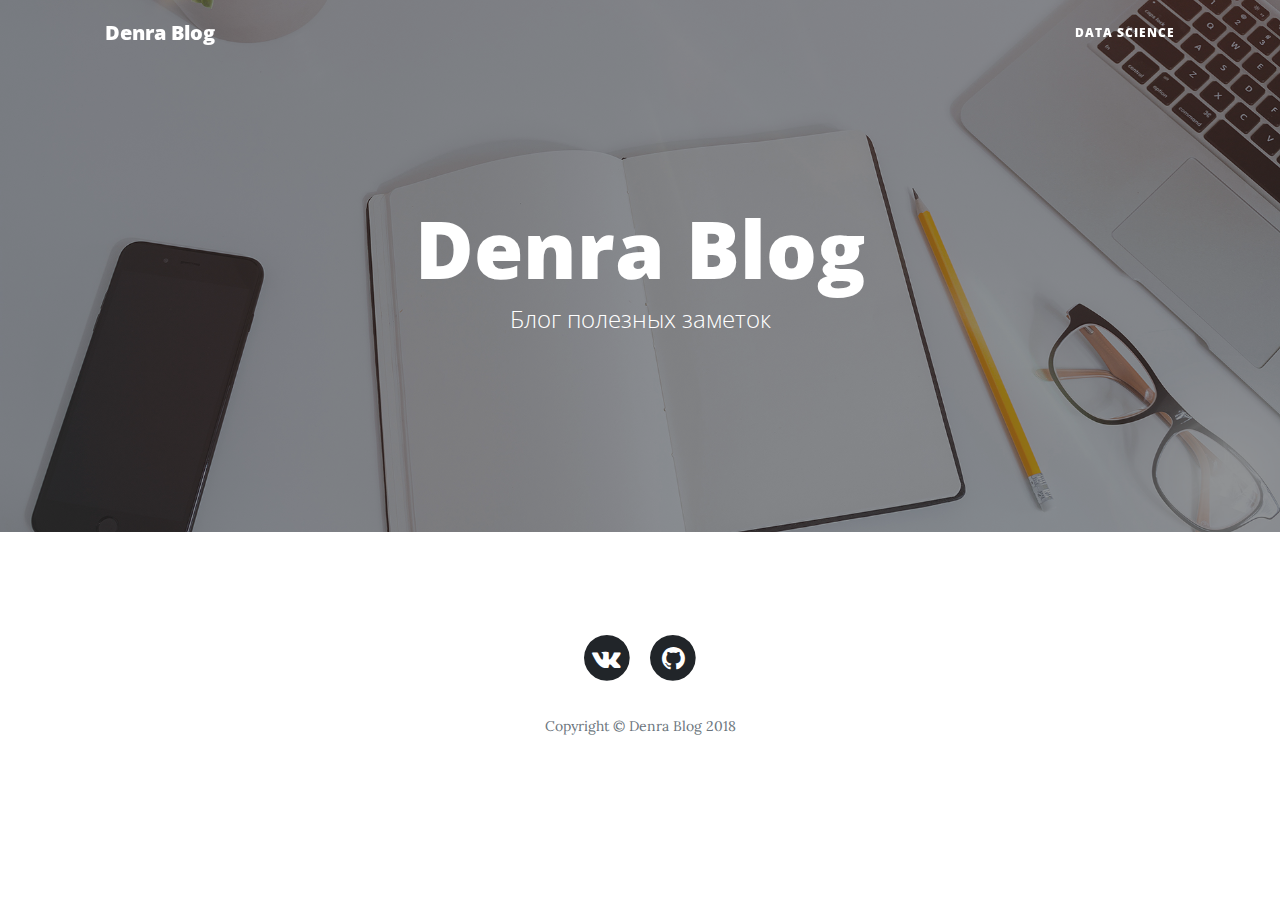
<file: blog/index.html>
<!DOCTYPE html>
<html lang="en">

  <head>

    <meta charset="utf-8">
    <meta name="viewport" content="width=device-width, initial-scale=1, shrink-to-fit=no">
    <meta name="description" content="Denra blog">
    <meta name="author" content="Denra">

    <title>Denra | Main</title>

    <!-- Bootstrap core CSS -->
    <link href="vendor/bootstrap/css/bootstrap.min.css" rel="stylesheet">

    <!-- Custom fonts for this template -->
    <link href="vendor/font-awesome/css/font-awesome.min.css" rel="stylesheet" type="text/css">
    <link href='https://fonts.googleapis.com/css?family=Lora:400,700,400italic,700italic' rel='stylesheet' type='text/css'>
    <link href='https://fonts.googleapis.com/css?family=Open+Sans:300italic,400italic,600italic,700italic,800italic,400,300,600,700,800' rel='stylesheet' type='text/css'>

    <!-- Custom styles for this template -->
    <link href="css/clean-blog.min.css" rel="stylesheet">

  </head>

  <body>

    <!-- Navigation -->
    <nav class="navbar navbar-expand-lg navbar-light fixed-top" id="mainNav">
      <div class="container">
        <a class="navbar-brand" href="index.html">Denra Blog</a>
        <button class="navbar-toggler navbar-toggler-right" type="button" data-toggle="collapse" data-target="#navbarResponsive" aria-controls="navbarResponsive" aria-expanded="false" aria-label="Toggle navigation">
          Menu
          <i class="fa fa-bars"></i>
        </button>
        <div class="collapse navbar-collapse" id="navbarResponsive">
          <ul class="navbar-nav ml-auto">
            <li class="nav-item">
              <a class="nav-link" href="data_science.html">Data science</a>
            </li>
          </ul>
        </div>
      </div>
    </nav>

    <!-- Page Header -->
    <header class="masthead" style="background-image: url('img/home-bg.jpg')">
      <div class="overlay"></div>
      <div class="container">
        <div class="row">
          <div class="col-lg-8 col-md-10 mx-auto">
            <div class="site-heading">
              <h1>Denra Blog</h1>
              <span class="subheading">Блог полезных заметок</span>
            </div>
          </div>
        </div>
      </div>
    </header>

    <!-- Main Content -->
    <div class="container">
      <!-- <div class="row">
        <div class="col-lg-8 col-md-10 mx-auto">
          <div class="post-preview">
            <a href="post.html">
              <h2 class="post-title">
                Man must explore, and this is exploration at its greatest
              </h2>
              <h3 class="post-subtitle">
                Problems look mighty small from 150 miles up
              </h3>
            </a>
            <p class="post-meta">Posted by
              <a href="#">Start Bootstrap</a>
              on September 24, 2018</p>
          </div>
          <hr>
          <div class="post-preview">
            <a href="post.html">
              <h2 class="post-title">
                I believe every human has a finite number of heartbeats. I don't intend to waste any of mine.
              </h2>
            </a>
            <p class="post-meta">Posted by
              <a href="#">Start Bootstrap</a>
              on September 18, 2018</p>
          </div>
          <hr>
          <div class="post-preview">
            <a href="post.html">
              <h2 class="post-title">
                Science has not yet mastered prophecy
              </h2>
              <h3 class="post-subtitle">
                We predict too much for the next year and yet far too little for the next ten.
              </h3>
            </a>
            <p class="post-meta">Posted by
              <a href="#">Start Bootstrap</a>
              on August 24, 2018</p>
          </div>
          <hr>
          <div class="post-preview">
            <a href="post.html">
              <h2 class="post-title">
                Failure is not an option
              </h2>
              <h3 class="post-subtitle">
                Many say exploration is part of our destiny, but it’s actually our duty to future generations.
              </h3>
            </a>
            <p class="post-meta">Posted by
              <a href="#">Start Bootstrap</a>
              on July 8, 2018</p>
          </div>
          <hr>-->
          <!-- Pager -->
          <!-- <div class="clearfix">
            <a class="btn btn-primary float-right" href="#">Older Posts &rarr;</a>
          </div>
        </div>
      </div>  -->
    </div>

    <!-- <hr> -->

    <!-- Footer -->
    <footer>
      <div class="container">
        <div class="row">
          <div class="col-lg-8 col-md-10 mx-auto">
            <ul class="list-inline text-center">
              <li class="list-inline-item">
                <a href="//vk.com/denra" target="_blank">
                  <span class="fa-stack fa-lg">
                    <i class="fa fa-circle fa-stack-2x"></i>
                    <i class="fa fa-vk fa-stack-1x fa-inverse"></i>
                  </span>
                </a>
              </li>
              <li class="list-inline-item">
                <a href="//github.com/idenra" target="_blank">
                  <span class="fa-stack fa-lg">
                    <i class="fa fa-circle fa-stack-2x"></i>
                    <i class="fa fa-github fa-stack-1x fa-inverse"></i>
                  </span>
                </a>
              </li>
            </ul>
            <p class="copyright text-muted">Copyright &copy; Denra Blog 2018</p>
          </div>
        </div>
      </div>
    </footer>

    <!-- Bootstrap core JavaScript -->
    <script src="vendor/jquery/jquery.min.js"></script>
    <script src="vendor/bootstrap/js/bootstrap.bundle.min.js"></script>

    <!-- Custom scripts for this template -->
    <script src="js/clean-blog.min.js"></script>

  </body>

</html>
</file>
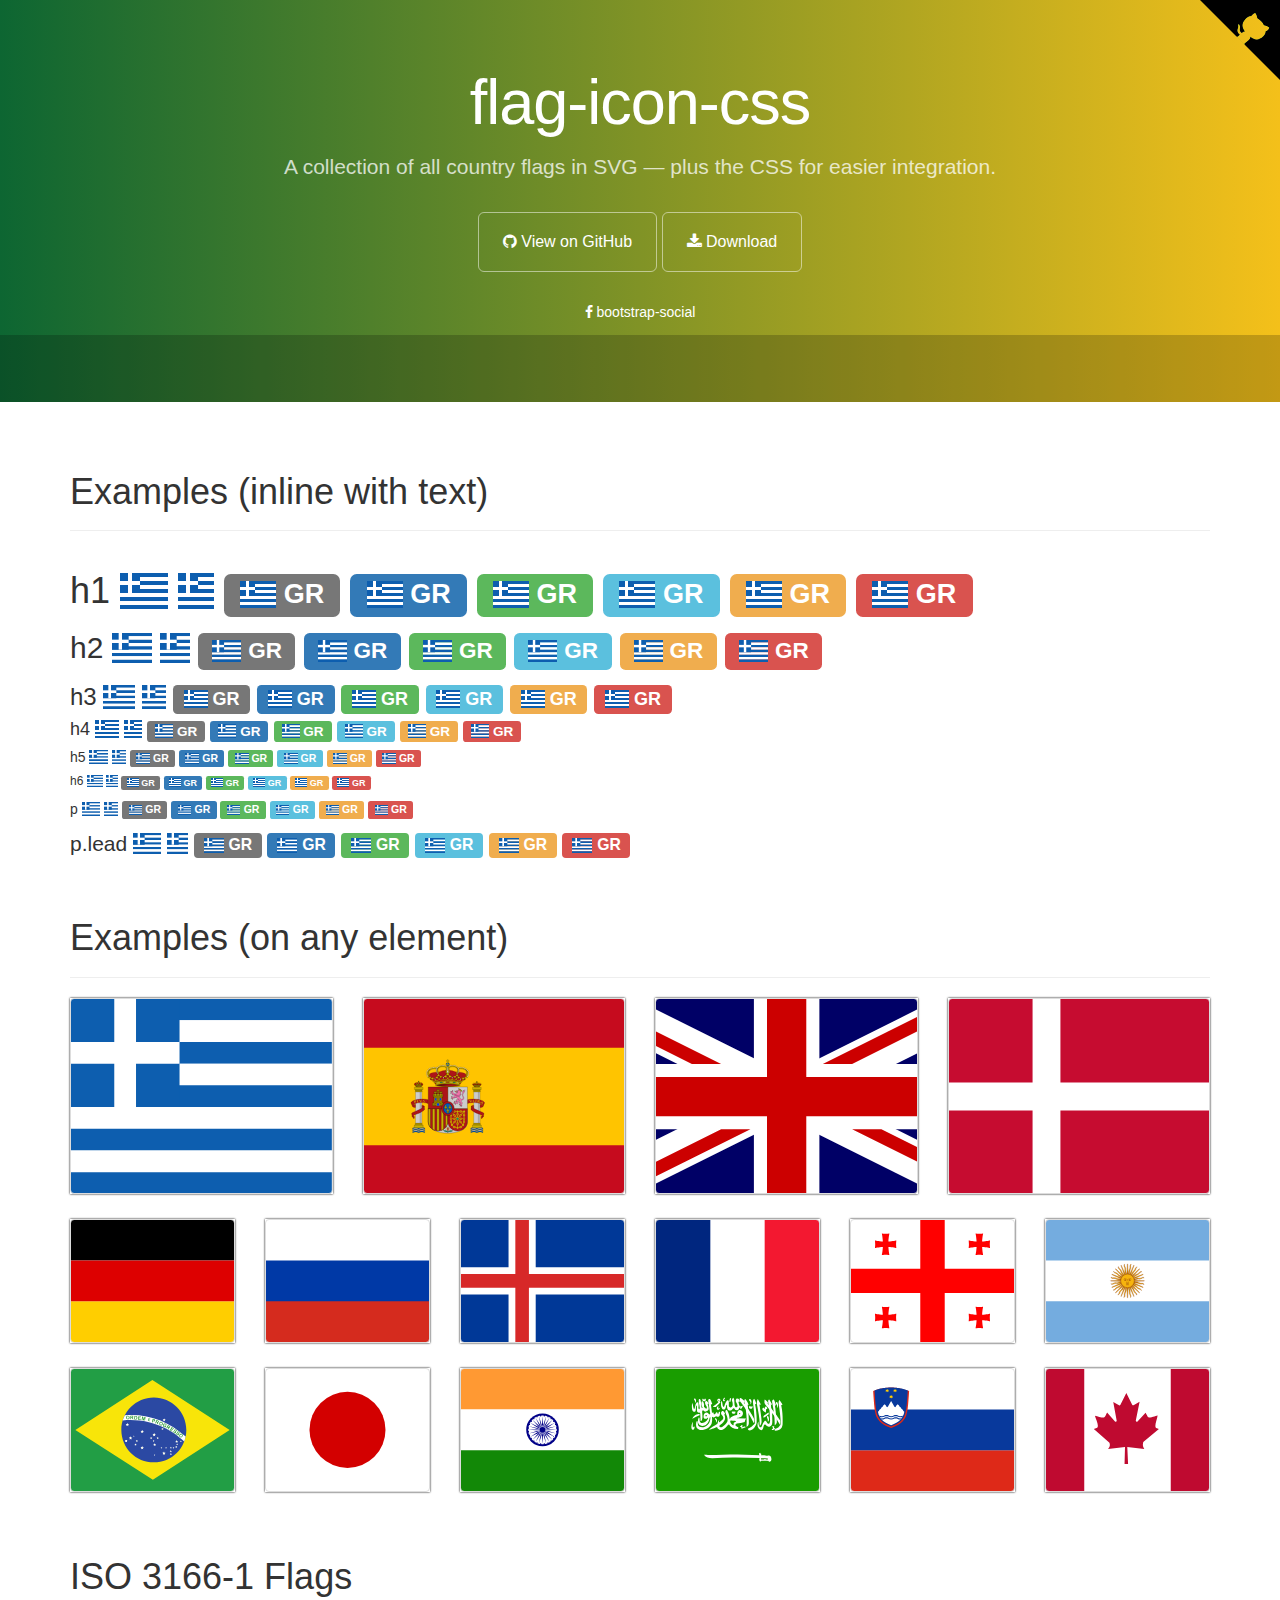
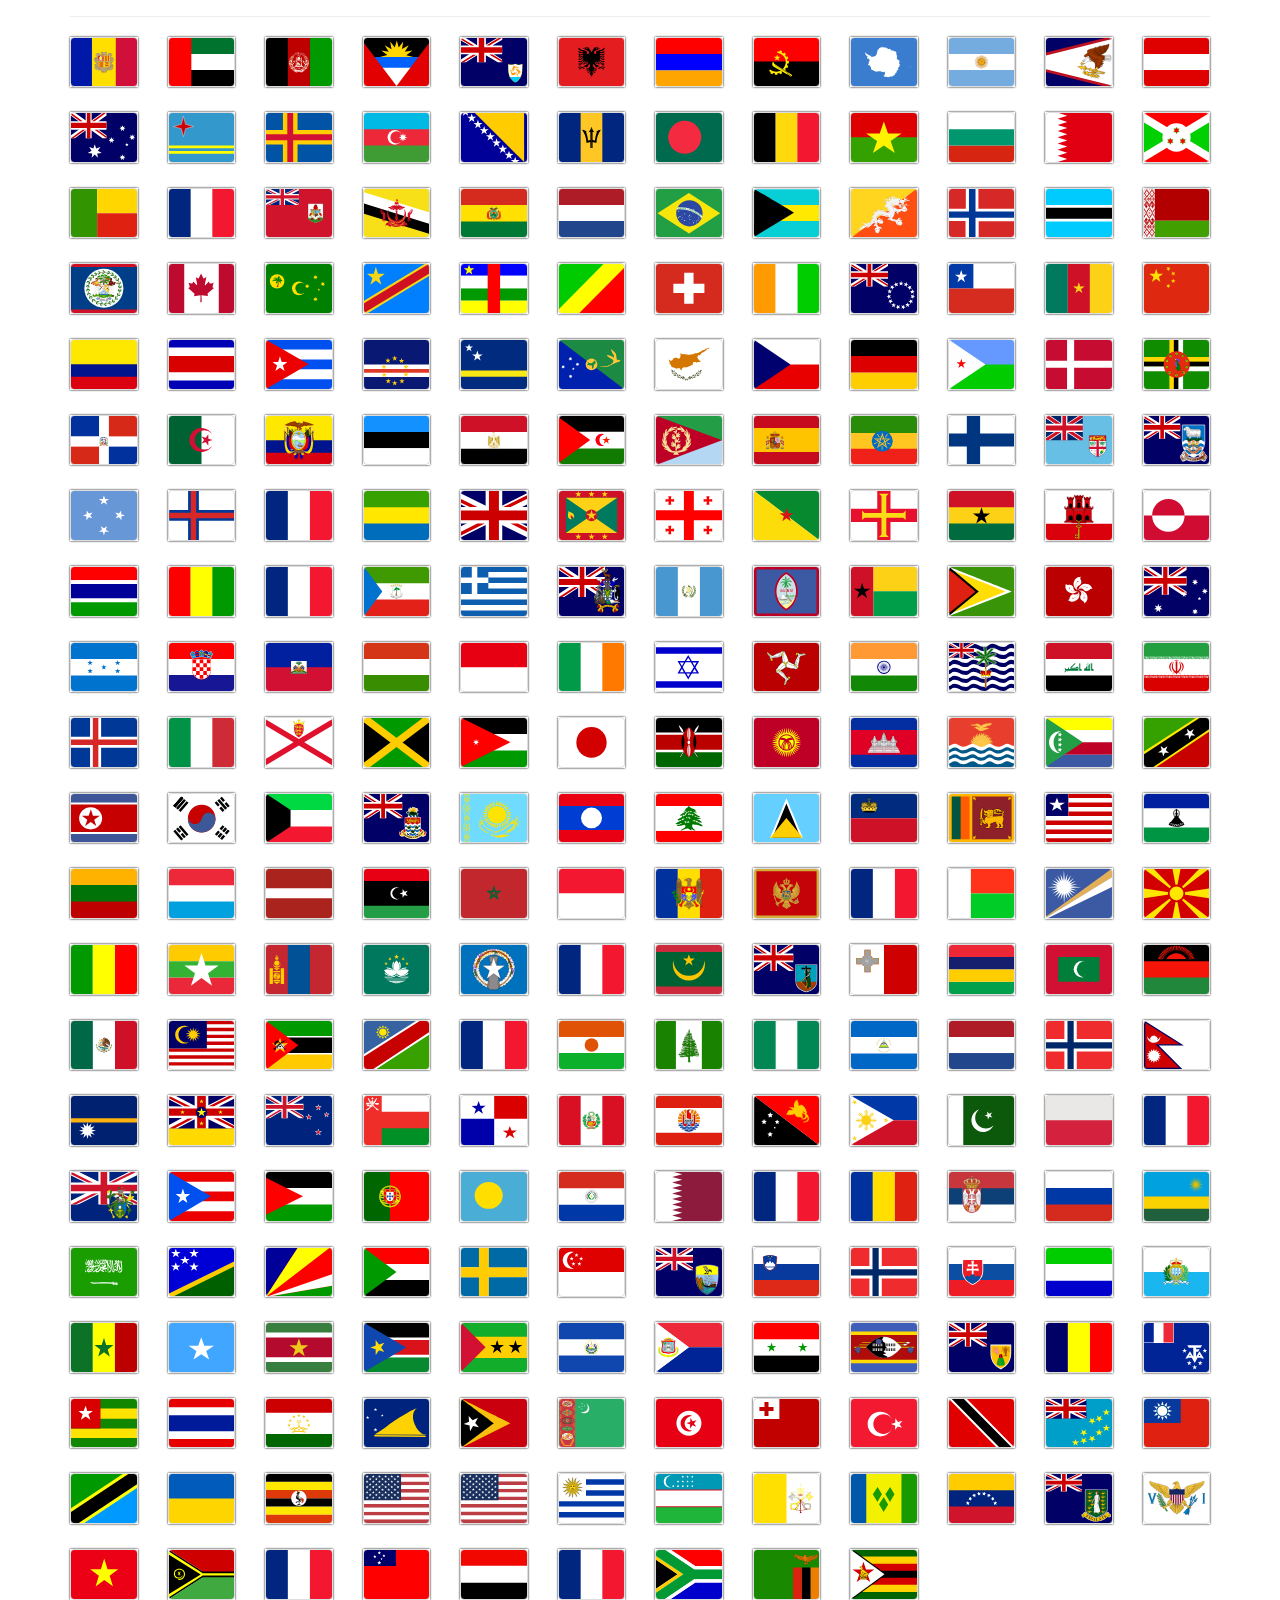
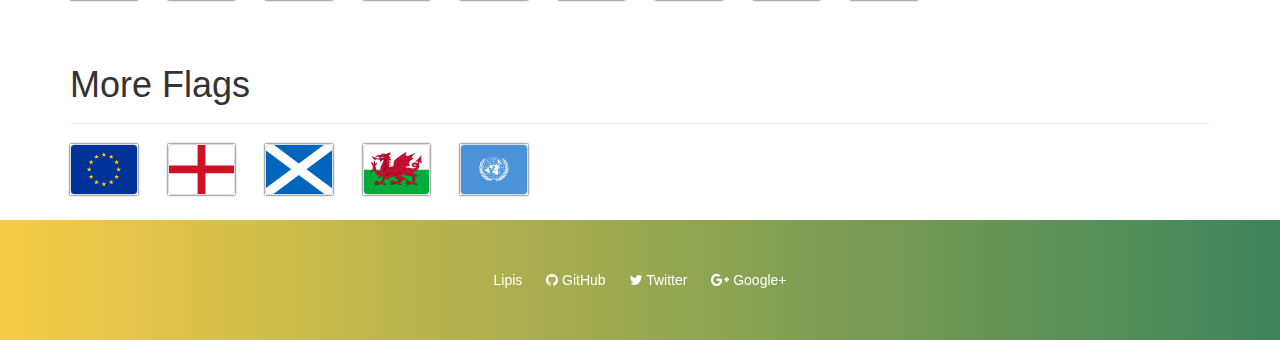
<file: vendors/iconfonts/flag-icon-css/index.html>
<!DOCTYPE html>
<html lang="en">
  <head>
    <meta charset="utf-8">
    <meta name="viewport" content="width=device-width, initial-scale=1.0">
    <meta property="og:type" content="website" />
    <meta property="og:url" content="https://lipis.github.io/flag-icon-css/" />

    <title>SVG Country Flags | flag-icon-css</title>

    <link href="https://maxcdn.bootstrapcdn.com/bootstrap/3.3.6/css/bootstrap.min.css" rel="stylesheet" id="bootstrap">
    <link href="https://maxcdn.bootstrapcdn.com/font-awesome/4.5.0/css/font-awesome.min.css" rel="stylesheet">
    <link href="./assets/docs.css" rel="stylesheet">
    <link href="./css/flag-icon.css" rel="stylesheet">
  </head>

  <body>
    <div class="jumbotron">
      <div class="container">
        <h1>flag-icon-css</h1>
        <p>
          A collection of all country flags in SVG — plus the CSS for easier integration.
        </p>
        <a href="https://github.com/lipis/flag-icon-css" class="btn btn-outline btn-lg"><span class="fa fa-github"></span> View on GitHub</a>
        <a href="https://github.com/lipis/flag-icon-css/archive/master.zip" class="btn btn-outline btn-lg"><span class="fa fa-download"></span> Download</a>
        <ul class="jumbotron-links">
          <li><a href="https://lipis.github.io/bootstrap-social"><span class="fa fa-facebook"></span> bootstrap-social</a></li>
        </ul>
      </div>
      <div class="bottom">
        <iframe src="https://ghbtns.com/github-btn.html?user=lipis&amp;repo=flag-icon-css&amp;type=watch&amp;count=true" class="social-share"></iframe>
      </div>
    </div>
    <script>
      if (window.location.hostname.indexOf('github') > 0) {
        window.location.replace("http://flag-icon-css.lip.is/");
      }
    </script>
    <div class="container">
      <section id="examples">
        <div class="page-header">
          <h1>Examples (inline with text)</h1>
        </div>
        <div class="no-wrap">
          <h1>
            h1
            <span class="flag-icon flag-icon-gr"></span>
            <span class="flag-icon flag-icon-squared flag-icon-gr"></span>
            <span class="label label-default"><span class="flag-icon flag-icon-gr"></span> GR</span>
            <span class="label label-primary"><span class="flag-icon flag-icon-gr"></span> GR</span>
            <span class="label label-success"><span class="flag-icon flag-icon-gr"></span> GR</span>
            <span class="label label-info"><span class="flag-icon flag-icon-gr"></span> GR</span>
            <span class="label label-warning"><span class="flag-icon flag-icon-gr"></span> GR</span>
            <span class="label label-danger"><span class="flag-icon flag-icon-gr"></span> GR</span>
          </h1>
          <h2>
            h2
            <span class="flag-icon flag-icon-gr"></span>
            <span class="flag-icon flag-icon-squared flag-icon-gr"></span>
            <span class="label label-default"><span class="flag-icon flag-icon-gr"></span> GR</span>
            <span class="label label-primary"><span class="flag-icon flag-icon-gr"></span> GR</span>
            <span class="label label-success"><span class="flag-icon flag-icon-gr"></span> GR</span>
            <span class="label label-info"><span class="flag-icon flag-icon-gr"></span> GR</span>
            <span class="label label-warning"><span class="flag-icon flag-icon-gr"></span> GR</span>
            <span class="label label-danger"><span class="flag-icon flag-icon-gr"></span> GR</span>
          </h2>
          <h3>
            h3
            <span class="flag-icon flag-icon-gr"></span>
            <span class="flag-icon flag-icon-squared flag-icon-gr"></span>
            <span class="label label-default"><span class="flag-icon flag-icon-gr"></span> GR</span>
            <span class="label label-primary"><span class="flag-icon flag-icon-gr"></span> GR</span>
            <span class="label label-success"><span class="flag-icon flag-icon-gr"></span> GR</span>
            <span class="label label-info"><span class="flag-icon flag-icon-gr"></span> GR</span>
            <span class="label label-warning"><span class="flag-icon flag-icon-gr"></span> GR</span>
            <span class="label label-danger"><span class="flag-icon flag-icon-gr"></span> GR</span>
          </h3>
          <h4>
            h4
            <span class="flag-icon flag-icon-gr"></span>
            <span class="flag-icon flag-icon-squared flag-icon-gr"></span>
            <span class="label label-default"><span class="flag-icon flag-icon-gr"></span> GR</span>
            <span class="label label-primary"><span class="flag-icon flag-icon-gr"></span> GR</span>
            <span class="label label-success"><span class="flag-icon flag-icon-gr"></span> GR</span>
            <span class="label label-info"><span class="flag-icon flag-icon-gr"></span> GR</span>
            <span class="label label-warning"><span class="flag-icon flag-icon-gr"></span> GR</span>
            <span class="label label-danger"><span class="flag-icon flag-icon-gr"></span> GR</span>
          </h4>
          <h5>
            h5
            <span class="flag-icon flag-icon-gr"></span>
            <span class="flag-icon flag-icon-squared flag-icon-gr"></span>
            <span class="label label-default"><span class="flag-icon flag-icon-gr"></span> GR</span>
            <span class="label label-primary"><span class="flag-icon flag-icon-gr"></span> GR</span>
            <span class="label label-success"><span class="flag-icon flag-icon-gr"></span> GR</span>
            <span class="label label-info"><span class="flag-icon flag-icon-gr"></span> GR</span>
            <span class="label label-warning"><span class="flag-icon flag-icon-gr"></span> GR</span>
            <span class="label label-danger"><span class="flag-icon flag-icon-gr"></span> GR</span>
          </h5>
          <h6>
            h6
            <span class="flag-icon flag-icon-gr"></span>
            <span class="flag-icon flag-icon-squared flag-icon-gr"></span>
            <span class="label label-default"><span class="flag-icon flag-icon-gr"></span> GR</span>
            <span class="label label-primary"><span class="flag-icon flag-icon-gr"></span> GR</span>
            <span class="label label-success"><span class="flag-icon flag-icon-gr"></span> GR</span>
            <span class="label label-info"><span class="flag-icon flag-icon-gr"></span> GR</span>
            <span class="label label-warning"><span class="flag-icon flag-icon-gr"></span> GR</span>
            <span class="label label-danger"><span class="flag-icon flag-icon-gr"></span> GR</span>
          </h6>
          <p>
            p
            <span class="flag-icon flag-icon-gr"></span>
            <span class="flag-icon flag-icon-squared flag-icon-gr"></span>
            <span class="label label-default"><span class="flag-icon flag-icon-gr"></span> GR</span>
            <span class="label label-primary"><span class="flag-icon flag-icon-gr"></span> GR</span>
            <span class="label label-success"><span class="flag-icon flag-icon-gr"></span> GR</span>
            <span class="label label-info"><span class="flag-icon flag-icon-gr"></span> GR</span>
            <span class="label label-warning"><span class="flag-icon flag-icon-gr"></span> GR</span>
            <span class="label label-danger"><span class="flag-icon flag-icon-gr"></span> GR</span>
          </p>
          <p class="lead">
            p.lead
            <span class="flag-icon flag-icon-gr"></span>
            <span class="flag-icon flag-icon-squared flag-icon-gr"></span>
            <span class="label label-default"><span class="flag-icon flag-icon-gr"></span> GR</span>
            <span class="label label-primary"><span class="flag-icon flag-icon-gr"></span> GR</span>
            <span class="label label-success"><span class="flag-icon flag-icon-gr"></span> GR</span>
            <span class="label label-info"><span class="flag-icon flag-icon-gr"></span> GR</span>
            <span class="label label-warning"><span class="flag-icon flag-icon-gr"></span> GR</span>
            <span class="label label-danger"><span class="flag-icon flag-icon-gr"></span> GR</span>
          </p>
        </section>
      </section>
      <section id="more" class="d">
        <div class="page-header">
          <h1>Examples (on any element)</h1>
        </div>
        <div class="row">
          <div class="col-lg-3 col-md-4 col-sm-4 col-xs-6">
            <div class="flag-wrapper">
              <div class="img-thumbnail flag flag-icon-background flag-icon-gr"></div>
            </div>
          </div>
          <div class="col-lg-3 col-md-4 col-sm-4 col-xs-6">
            <div class="flag-wrapper">
              <div class="img-thumbnail flag flag-icon-background flag-icon-es"></div>
            </div>
          </div>
          <div class="col-lg-3 col-md-4 col-sm-4 col-xs-3">
            <div class="flag-wrapper">
              <div class="img-thumbnail flag flag-icon-background flag-icon-gb"></div>
            </div>
          </div>
          <div class="col-lg-3 col-sm-2 col-xs-3">
            <div class="flag-wrapper">
              <div class="img-thumbnail flag flag-icon-background flag-icon-dk"></div>
            </div>
          </div>
          <div class="col-sm-2 col-xs-3">
            <div class="flag-wrapper">
              <div class="img-thumbnail flag flag-icon-background flag-icon-de"></div>
            </div>
          </div>
          <div class="col-sm-2 col-xs-3">
            <div class="flag-wrapper">
              <div class="img-thumbnail flag flag-icon-background flag-icon-ru"></div>
            </div>
          </div>
          <div class="col-sm-2 col-xs-3">
            <div class="flag-wrapper">
              <div class="img-thumbnail flag flag-icon-background flag-icon-is"></div>
            </div>
          </div>
          <div class="col-sm-2 col-xs-3">
            <div class="flag-wrapper">
              <div class="img-thumbnail flag flag-icon-background flag-icon-fr"></div>
            </div>
          </div>
          <div class="col-sm-2 col-xs-3">
            <div class="flag-wrapper">
              <div class="img-thumbnail flag flag-icon-background flag-icon-ge"></div>
            </div>
          </div>
          <div class="col-sm-2 col-xs-3">
            <div class="flag-wrapper">
              <div class="img-thumbnail flag flag-icon-background flag-icon-ar"></div>
            </div>
          </div>
          <div class="col-sm-2 col-xs-3">
            <div class="flag-wrapper">
              <div class="img-thumbnail flag flag-icon-background flag-icon-br"></div>
            </div>
          </div>
          <div class="col-sm-2 col-xs-3">
            <div class="flag-wrapper">
              <div class="img-thumbnail flag flag-icon-background flag-icon-jp"></div>
            </div>
          </div>
          <div class="col-sm-2 col-xs-3 hidden-xs">
            <div class="flag-wrapper">
              <div class="img-thumbnail flag flag-icon-background flag-icon-in"></div>
            </div>
          </div>
          <div class="col-sm-2 col-xs-3">
            <div class="flag-wrapper">
              <div class="img-thumbnail flag flag-icon-background flag-icon-sa"></div>
            </div>
          </div>
          <div class="col-sm-2 col-xs-3">
            <div class="flag-wrapper">
              <div class="img-thumbnail flag flag-icon-background flag-icon-si"></div>
            </div>
          </div>
          <div class="col-sm-2 col-xs-3 visible-lg">
            <div class="flag-wrapper">
              <div class="img-thumbnail flag flag-icon-background flag-icon-ca"></div>
            </div>
          </div>
        </div>
      </section>
      <section class="all-flags">
        <div class="page-header">
          <h1>ISO 3166-1 Flags</h1>
        </div>
        <div class="row">
          <div class="col-md-1 col-sm-2 col-xs-3"><div class="flag-wrapper"><div class="img-thumbnail flag flag-icon-background flag-icon-ad" title="ad" id="ad"></div></div></div>
          <div class="col-md-1 col-sm-2 col-xs-3"><div class="flag-wrapper"><div class="img-thumbnail flag flag-icon-background flag-icon-ae" title="ae" id="ae"></div></div></div>
          <div class="col-md-1 col-sm-2 col-xs-3"><div class="flag-wrapper"><div class="img-thumbnail flag flag-icon-background flag-icon-af" title="af" id="af"></div></div></div>
          <div class="col-md-1 col-sm-2 col-xs-3"><div class="flag-wrapper"><div class="img-thumbnail flag flag-icon-background flag-icon-ag" title="ag" id="ag"></div></div></div>
          <div class="col-md-1 col-sm-2 col-xs-3"><div class="flag-wrapper"><div class="img-thumbnail flag flag-icon-background flag-icon-ai" title="ai" id="ai"></div></div></div>
          <div class="col-md-1 col-sm-2 col-xs-3"><div class="flag-wrapper"><div class="img-thumbnail flag flag-icon-background flag-icon-al" title="al" id="al"></div></div></div>
          <div class="col-md-1 col-sm-2 col-xs-3"><div class="flag-wrapper"><div class="img-thumbnail flag flag-icon-background flag-icon-am" title="am" id="am"></div></div></div>
          <div class="col-md-1 col-sm-2 col-xs-3"><div class="flag-wrapper"><div class="img-thumbnail flag flag-icon-background flag-icon-ao" title="ao" id="ao"></div></div></div>
          <div class="col-md-1 col-sm-2 col-xs-3"><div class="flag-wrapper"><div class="img-thumbnail flag flag-icon-background flag-icon-aq" title="aq" id="aq"></div></div></div>
          <div class="col-md-1 col-sm-2 col-xs-3"><div class="flag-wrapper"><div class="img-thumbnail flag flag-icon-background flag-icon-ar" title="ar" id="ar"></div></div></div>
          <div class="col-md-1 col-sm-2 col-xs-3"><div class="flag-wrapper"><div class="img-thumbnail flag flag-icon-background flag-icon-as" title="as" id="as"></div></div></div>
          <div class="col-md-1 col-sm-2 col-xs-3"><div class="flag-wrapper"><div class="img-thumbnail flag flag-icon-background flag-icon-at" title="at" id="at"></div></div></div>
          <div class="col-md-1 col-sm-2 col-xs-3"><div class="flag-wrapper"><div class="img-thumbnail flag flag-icon-background flag-icon-au" title="au" id="au"></div></div></div>
          <div class="col-md-1 col-sm-2 col-xs-3"><div class="flag-wrapper"><div class="img-thumbnail flag flag-icon-background flag-icon-aw" title="aw" id="aw"></div></div></div>
          <div class="col-md-1 col-sm-2 col-xs-3"><div class="flag-wrapper"><div class="img-thumbnail flag flag-icon-background flag-icon-ax" title="ax" id="ax"></div></div></div>
          <div class="col-md-1 col-sm-2 col-xs-3"><div class="flag-wrapper"><div class="img-thumbnail flag flag-icon-background flag-icon-az" title="az" id="az"></div></div></div>
          <div class="col-md-1 col-sm-2 col-xs-3"><div class="flag-wrapper"><div class="img-thumbnail flag flag-icon-background flag-icon-ba" title="ba" id="ba"></div></div></div>
          <div class="col-md-1 col-sm-2 col-xs-3"><div class="flag-wrapper"><div class="img-thumbnail flag flag-icon-background flag-icon-bb" title="bb" id="bb"></div></div></div>
          <div class="col-md-1 col-sm-2 col-xs-3"><div class="flag-wrapper"><div class="img-thumbnail flag flag-icon-background flag-icon-bd" title="bd" id="bd"></div></div></div>
          <div class="col-md-1 col-sm-2 col-xs-3"><div class="flag-wrapper"><div class="img-thumbnail flag flag-icon-background flag-icon-be" title="be" id="be"></div></div></div>
          <div class="col-md-1 col-sm-2 col-xs-3"><div class="flag-wrapper"><div class="img-thumbnail flag flag-icon-background flag-icon-bf" title="bf" id="bf"></div></div></div>
          <div class="col-md-1 col-sm-2 col-xs-3"><div class="flag-wrapper"><div class="img-thumbnail flag flag-icon-background flag-icon-bg" title="bg" id="bg"></div></div></div>
          <div class="col-md-1 col-sm-2 col-xs-3"><div class="flag-wrapper"><div class="img-thumbnail flag flag-icon-background flag-icon-bh" title="bh" id="bh"></div></div></div>
          <div class="col-md-1 col-sm-2 col-xs-3"><div class="flag-wrapper"><div class="img-thumbnail flag flag-icon-background flag-icon-bi" title="bi" id="bi"></div></div></div>
          <div class="col-md-1 col-sm-2 col-xs-3"><div class="flag-wrapper"><div class="img-thumbnail flag flag-icon-background flag-icon-bj" title="bj" id="bj"></div></div></div>
          <div class="col-md-1 col-sm-2 col-xs-3"><div class="flag-wrapper"><div class="img-thumbnail flag flag-icon-background flag-icon-bl" title="bl" id="bl"></div></div></div>
          <div class="col-md-1 col-sm-2 col-xs-3"><div class="flag-wrapper"><div class="img-thumbnail flag flag-icon-background flag-icon-bm" title="bm" id="bm"></div></div></div>
          <div class="col-md-1 col-sm-2 col-xs-3"><div class="flag-wrapper"><div class="img-thumbnail flag flag-icon-background flag-icon-bn" title="bn" id="bn"></div></div></div>
          <div class="col-md-1 col-sm-2 col-xs-3"><div class="flag-wrapper"><div class="img-thumbnail flag flag-icon-background flag-icon-bo" title="bo" id="bo"></div></div></div>
          <div class="col-md-1 col-sm-2 col-xs-3"><div class="flag-wrapper"><div class="img-thumbnail flag flag-icon-background flag-icon-bq" title="bq" id="bq"></div></div></div>
          <div class="col-md-1 col-sm-2 col-xs-3"><div class="flag-wrapper"><div class="img-thumbnail flag flag-icon-background flag-icon-br" title="br" id="br"></div></div></div>
          <div class="col-md-1 col-sm-2 col-xs-3"><div class="flag-wrapper"><div class="img-thumbnail flag flag-icon-background flag-icon-bs" title="bs" id="bs"></div></div></div>
          <div class="col-md-1 col-sm-2 col-xs-3"><div class="flag-wrapper"><div class="img-thumbnail flag flag-icon-background flag-icon-bt" title="bt" id="bt"></div></div></div>
          <div class="col-md-1 col-sm-2 col-xs-3"><div class="flag-wrapper"><div class="img-thumbnail flag flag-icon-background flag-icon-bv" title="bv" id="bv"></div></div></div>
          <div class="col-md-1 col-sm-2 col-xs-3"><div class="flag-wrapper"><div class="img-thumbnail flag flag-icon-background flag-icon-bw" title="bw" id="bw"></div></div></div>
          <div class="col-md-1 col-sm-2 col-xs-3"><div class="flag-wrapper"><div class="img-thumbnail flag flag-icon-background flag-icon-by" title="by" id="by"></div></div></div>
          <div class="col-md-1 col-sm-2 col-xs-3"><div class="flag-wrapper"><div class="img-thumbnail flag flag-icon-background flag-icon-bz" title="bz" id="bz"></div></div></div>
          <div class="col-md-1 col-sm-2 col-xs-3"><div class="flag-wrapper"><div class="img-thumbnail flag flag-icon-background flag-icon-ca" title="ca" id="ca"></div></div></div>
          <div class="col-md-1 col-sm-2 col-xs-3"><div class="flag-wrapper"><div class="img-thumbnail flag flag-icon-background flag-icon-cc" title="cc" id="cc"></div></div></div>
          <div class="col-md-1 col-sm-2 col-xs-3"><div class="flag-wrapper"><div class="img-thumbnail flag flag-icon-background flag-icon-cd" title="cd" id="cd"></div></div></div>
          <div class="col-md-1 col-sm-2 col-xs-3"><div class="flag-wrapper"><div class="img-thumbnail flag flag-icon-background flag-icon-cf" title="cf" id="cf"></div></div></div>
          <div class="col-md-1 col-sm-2 col-xs-3"><div class="flag-wrapper"><div class="img-thumbnail flag flag-icon-background flag-icon-cg" title="cg" id="cg"></div></div></div>
          <div class="col-md-1 col-sm-2 col-xs-3"><div class="flag-wrapper"><div class="img-thumbnail flag flag-icon-background flag-icon-ch" title="ch" id="ch"></div></div></div>
          <div class="col-md-1 col-sm-2 col-xs-3"><div class="flag-wrapper"><div class="img-thumbnail flag flag-icon-background flag-icon-ci" title="ci" id="ci"></div></div></div>
          <div class="col-md-1 col-sm-2 col-xs-3"><div class="flag-wrapper"><div class="img-thumbnail flag flag-icon-background flag-icon-ck" title="ck" id="ck"></div></div></div>
          <div class="col-md-1 col-sm-2 col-xs-3"><div class="flag-wrapper"><div class="img-thumbnail flag flag-icon-background flag-icon-cl" title="cl" id="cl"></div></div></div>
          <div class="col-md-1 col-sm-2 col-xs-3"><div class="flag-wrapper"><div class="img-thumbnail flag flag-icon-background flag-icon-cm" title="cm" id="cm"></div></div></div>
          <div class="col-md-1 col-sm-2 col-xs-3"><div class="flag-wrapper"><div class="img-thumbnail flag flag-icon-background flag-icon-cn" title="cn" id="cn"></div></div></div>
          <div class="col-md-1 col-sm-2 col-xs-3"><div class="flag-wrapper"><div class="img-thumbnail flag flag-icon-background flag-icon-co" title="co" id="co"></div></div></div>
          <div class="col-md-1 col-sm-2 col-xs-3"><div class="flag-wrapper"><div class="img-thumbnail flag flag-icon-background flag-icon-cr" title="cr" id="cr"></div></div></div>
          <div class="col-md-1 col-sm-2 col-xs-3"><div class="flag-wrapper"><div class="img-thumbnail flag flag-icon-background flag-icon-cu" title="cu" id="cu"></div></div></div>
          <div class="col-md-1 col-sm-2 col-xs-3"><div class="flag-wrapper"><div class="img-thumbnail flag flag-icon-background flag-icon-cv" title="cv" id="cv"></div></div></div>
          <div class="col-md-1 col-sm-2 col-xs-3"><div class="flag-wrapper"><div class="img-thumbnail flag flag-icon-background flag-icon-cw" title="cw" id="cw"></div></div></div>
          <div class="col-md-1 col-sm-2 col-xs-3"><div class="flag-wrapper"><div class="img-thumbnail flag flag-icon-background flag-icon-cx" title="cx" id="cx"></div></div></div>
          <div class="col-md-1 col-sm-2 col-xs-3"><div class="flag-wrapper"><div class="img-thumbnail flag flag-icon-background flag-icon-cy" title="cy" id="cy"></div></div></div>
          <div class="col-md-1 col-sm-2 col-xs-3"><div class="flag-wrapper"><div class="img-thumbnail flag flag-icon-background flag-icon-cz" title="cz" id="cz"></div></div></div>
          <div class="col-md-1 col-sm-2 col-xs-3"><div class="flag-wrapper"><div class="img-thumbnail flag flag-icon-background flag-icon-de" title="de" id="de"></div></div></div>
          <div class="col-md-1 col-sm-2 col-xs-3"><div class="flag-wrapper"><div class="img-thumbnail flag flag-icon-background flag-icon-dj" title="dj" id="dj"></div></div></div>
          <div class="col-md-1 col-sm-2 col-xs-3"><div class="flag-wrapper"><div class="img-thumbnail flag flag-icon-background flag-icon-dk" title="dk" id="dk"></div></div></div>
          <div class="col-md-1 col-sm-2 col-xs-3"><div class="flag-wrapper"><div class="img-thumbnail flag flag-icon-background flag-icon-dm" title="dm" id="dm"></div></div></div>
          <div class="col-md-1 col-sm-2 col-xs-3"><div class="flag-wrapper"><div class="img-thumbnail flag flag-icon-background flag-icon-do" title="do" id="do"></div></div></div>
          <div class="col-md-1 col-sm-2 col-xs-3"><div class="flag-wrapper"><div class="img-thumbnail flag flag-icon-background flag-icon-dz" title="dz" id="dz"></div></div></div>
          <div class="col-md-1 col-sm-2 col-xs-3"><div class="flag-wrapper"><div class="img-thumbnail flag flag-icon-background flag-icon-ec" title="ec" id="ec"></div></div></div>
          <div class="col-md-1 col-sm-2 col-xs-3"><div class="flag-wrapper"><div class="img-thumbnail flag flag-icon-background flag-icon-ee" title="ee" id="ee"></div></div></div>
          <div class="col-md-1 col-sm-2 col-xs-3"><div class="flag-wrapper"><div class="img-thumbnail flag flag-icon-background flag-icon-eg" title="eg" id="eg"></div></div></div>
          <div class="col-md-1 col-sm-2 col-xs-3"><div class="flag-wrapper"><div class="img-thumbnail flag flag-icon-background flag-icon-eh" title="eh" id="eh"></div></div></div>
          <div class="col-md-1 col-sm-2 col-xs-3"><div class="flag-wrapper"><div class="img-thumbnail flag flag-icon-background flag-icon-er" title="er" id="er"></div></div></div>
          <div class="col-md-1 col-sm-2 col-xs-3"><div class="flag-wrapper"><div class="img-thumbnail flag flag-icon-background flag-icon-es" title="es" id="es"></div></div></div>
          <div class="col-md-1 col-sm-2 col-xs-3"><div class="flag-wrapper"><div class="img-thumbnail flag flag-icon-background flag-icon-et" title="et" id="et"></div></div></div>
          <div class="col-md-1 col-sm-2 col-xs-3"><div class="flag-wrapper"><div class="img-thumbnail flag flag-icon-background flag-icon-fi" title="fi" id="fi"></div></div></div>
          <div class="col-md-1 col-sm-2 col-xs-3"><div class="flag-wrapper"><div class="img-thumbnail flag flag-icon-background flag-icon-fj" title="fj" id="fj"></div></div></div>
          <div class="col-md-1 col-sm-2 col-xs-3"><div class="flag-wrapper"><div class="img-thumbnail flag flag-icon-background flag-icon-fk" title="fk" id="fk"></div></div></div>
          <div class="col-md-1 col-sm-2 col-xs-3"><div class="flag-wrapper"><div class="img-thumbnail flag flag-icon-background flag-icon-fm" title="fm" id="fm"></div></div></div>
          <div class="col-md-1 col-sm-2 col-xs-3"><div class="flag-wrapper"><div class="img-thumbnail flag flag-icon-background flag-icon-fo" title="fo" id="fo"></div></div></div>
          <div class="col-md-1 col-sm-2 col-xs-3"><div class="flag-wrapper"><div class="img-thumbnail flag flag-icon-background flag-icon-fr" title="fr" id="fr"></div></div></div>
          <div class="col-md-1 col-sm-2 col-xs-3"><div class="flag-wrapper"><div class="img-thumbnail flag flag-icon-background flag-icon-ga" title="ga" id="ga"></div></div></div>
          <div class="col-md-1 col-sm-2 col-xs-3"><div class="flag-wrapper"><div class="img-thumbnail flag flag-icon-background flag-icon-gb" title="gb" id="gb"></div></div></div>
          <div class="col-md-1 col-sm-2 col-xs-3"><div class="flag-wrapper"><div class="img-thumbnail flag flag-icon-background flag-icon-gd" title="gd" id="gd"></div></div></div>
          <div class="col-md-1 col-sm-2 col-xs-3"><div class="flag-wrapper"><div class="img-thumbnail flag flag-icon-background flag-icon-ge" title="ge" id="ge"></div></div></div>
          <div class="col-md-1 col-sm-2 col-xs-3"><div class="flag-wrapper"><div class="img-thumbnail flag flag-icon-background flag-icon-gf" title="gf" id="gf"></div></div></div>
          <div class="col-md-1 col-sm-2 col-xs-3"><div class="flag-wrapper"><div class="img-thumbnail flag flag-icon-background flag-icon-gg" title="gg" id="gg"></div></div></div>
          <div class="col-md-1 col-sm-2 col-xs-3"><div class="flag-wrapper"><div class="img-thumbnail flag flag-icon-background flag-icon-gh" title="gh" id="gh"></div></div></div>
          <div class="col-md-1 col-sm-2 col-xs-3"><div class="flag-wrapper"><div class="img-thumbnail flag flag-icon-background flag-icon-gi" title="gi" id="gi"></div></div></div>
          <div class="col-md-1 col-sm-2 col-xs-3"><div class="flag-wrapper"><div class="img-thumbnail flag flag-icon-background flag-icon-gl" title="gl" id="gl"></div></div></div>
          <div class="col-md-1 col-sm-2 col-xs-3"><div class="flag-wrapper"><div class="img-thumbnail flag flag-icon-background flag-icon-gm" title="gm" id="gm"></div></div></div>
          <div class="col-md-1 col-sm-2 col-xs-3"><div class="flag-wrapper"><div class="img-thumbnail flag flag-icon-background flag-icon-gn" title="gn" id="gn"></div></div></div>
          <div class="col-md-1 col-sm-2 col-xs-3"><div class="flag-wrapper"><div class="img-thumbnail flag flag-icon-background flag-icon-gp" title="gp" id="gp"></div></div></div>
          <div class="col-md-1 col-sm-2 col-xs-3"><div class="flag-wrapper"><div class="img-thumbnail flag flag-icon-background flag-icon-gq" title="gq" id="gq"></div></div></div>
          <div class="col-md-1 col-sm-2 col-xs-3"><div class="flag-wrapper"><div class="img-thumbnail flag flag-icon-background flag-icon-gr" title="gr" id="gr"></div></div></div>
          <div class="col-md-1 col-sm-2 col-xs-3"><div class="flag-wrapper"><div class="img-thumbnail flag flag-icon-background flag-icon-gs" title="gs" id="gs"></div></div></div>
          <div class="col-md-1 col-sm-2 col-xs-3"><div class="flag-wrapper"><div class="img-thumbnail flag flag-icon-background flag-icon-gt" title="gt" id="gt"></div></div></div>
          <div class="col-md-1 col-sm-2 col-xs-3"><div class="flag-wrapper"><div class="img-thumbnail flag flag-icon-background flag-icon-gu" title="gu" id="gu"></div></div></div>
          <div class="col-md-1 col-sm-2 col-xs-3"><div class="flag-wrapper"><div class="img-thumbnail flag flag-icon-background flag-icon-gw" title="gw" id="gw"></div></div></div>
          <div class="col-md-1 col-sm-2 col-xs-3"><div class="flag-wrapper"><div class="img-thumbnail flag flag-icon-background flag-icon-gy" title="gy" id="gy"></div></div></div>
          <div class="col-md-1 col-sm-2 col-xs-3"><div class="flag-wrapper"><div class="img-thumbnail flag flag-icon-background flag-icon-hk" title="hk" id="hk"></div></div></div>
          <div class="col-md-1 col-sm-2 col-xs-3"><div class="flag-wrapper"><div class="img-thumbnail flag flag-icon-background flag-icon-hm" title="hm" id="hm"></div></div></div>
          <div class="col-md-1 col-sm-2 col-xs-3"><div class="flag-wrapper"><div class="img-thumbnail flag flag-icon-background flag-icon-hn" title="hn" id="hn"></div></div></div>
          <div class="col-md-1 col-sm-2 col-xs-3"><div class="flag-wrapper"><div class="img-thumbnail flag flag-icon-background flag-icon-hr" title="hr" id="hr"></div></div></div>
          <div class="col-md-1 col-sm-2 col-xs-3"><div class="flag-wrapper"><div class="img-thumbnail flag flag-icon-background flag-icon-ht" title="ht" id="ht"></div></div></div>
          <div class="col-md-1 col-sm-2 col-xs-3"><div class="flag-wrapper"><div class="img-thumbnail flag flag-icon-background flag-icon-hu" title="hu" id="hu"></div></div></div>
          <div class="col-md-1 col-sm-2 col-xs-3"><div class="flag-wrapper"><div class="img-thumbnail flag flag-icon-background flag-icon-id" title="id" id="id"></div></div></div>
          <div class="col-md-1 col-sm-2 col-xs-3"><div class="flag-wrapper"><div class="img-thumbnail flag flag-icon-background flag-icon-ie" title="ie" id="ie"></div></div></div>
          <div class="col-md-1 col-sm-2 col-xs-3"><div class="flag-wrapper"><div class="img-thumbnail flag flag-icon-background flag-icon-il" title="il" id="il"></div></div></div>
          <div class="col-md-1 col-sm-2 col-xs-3"><div class="flag-wrapper"><div class="img-thumbnail flag flag-icon-background flag-icon-im" title="im" id="im"></div></div></div>
          <div class="col-md-1 col-sm-2 col-xs-3"><div class="flag-wrapper"><div class="img-thumbnail flag flag-icon-background flag-icon-in" title="in" id="in"></div></div></div>
          <div class="col-md-1 col-sm-2 col-xs-3"><div class="flag-wrapper"><div class="img-thumbnail flag flag-icon-background flag-icon-io" title="io" id="io"></div></div></div>
          <div class="col-md-1 col-sm-2 col-xs-3"><div class="flag-wrapper"><div class="img-thumbnail flag flag-icon-background flag-icon-iq" title="iq" id="iq"></div></div></div>
          <div class="col-md-1 col-sm-2 col-xs-3"><div class="flag-wrapper"><div class="img-thumbnail flag flag-icon-background flag-icon-ir" title="ir" id="ir"></div></div></div>
          <div class="col-md-1 col-sm-2 col-xs-3"><div class="flag-wrapper"><div class="img-thumbnail flag flag-icon-background flag-icon-is" title="is" id="is"></div></div></div>
          <div class="col-md-1 col-sm-2 col-xs-3"><div class="flag-wrapper"><div class="img-thumbnail flag flag-icon-background flag-icon-it" title="it" id="it"></div></div></div>
          <div class="col-md-1 col-sm-2 col-xs-3"><div class="flag-wrapper"><div class="img-thumbnail flag flag-icon-background flag-icon-je" title="je" id="je"></div></div></div>
          <div class="col-md-1 col-sm-2 col-xs-3"><div class="flag-wrapper"><div class="img-thumbnail flag flag-icon-background flag-icon-jm" title="jm" id="jm"></div></div></div>
          <div class="col-md-1 col-sm-2 col-xs-3"><div class="flag-wrapper"><div class="img-thumbnail flag flag-icon-background flag-icon-jo" title="jo" id="jo"></div></div></div>
          <div class="col-md-1 col-sm-2 col-xs-3"><div class="flag-wrapper"><div class="img-thumbnail flag flag-icon-background flag-icon-jp" title="jp" id="jp"></div></div></div>
          <div class="col-md-1 col-sm-2 col-xs-3"><div class="flag-wrapper"><div class="img-thumbnail flag flag-icon-background flag-icon-ke" title="ke" id="ke"></div></div></div>
          <div class="col-md-1 col-sm-2 col-xs-3"><div class="flag-wrapper"><div class="img-thumbnail flag flag-icon-background flag-icon-kg" title="kg" id="kg"></div></div></div>
          <div class="col-md-1 col-sm-2 col-xs-3"><div class="flag-wrapper"><div class="img-thumbnail flag flag-icon-background flag-icon-kh" title="kh" id="kh"></div></div></div>
          <div class="col-md-1 col-sm-2 col-xs-3"><div class="flag-wrapper"><div class="img-thumbnail flag flag-icon-background flag-icon-ki" title="ki" id="ki"></div></div></div>
          <div class="col-md-1 col-sm-2 col-xs-3"><div class="flag-wrapper"><div class="img-thumbnail flag flag-icon-background flag-icon-km" title="km" id="km"></div></div></div>
          <div class="col-md-1 col-sm-2 col-xs-3"><div class="flag-wrapper"><div class="img-thumbnail flag flag-icon-background flag-icon-kn" title="kn" id="kn"></div></div></div>
          <div class="col-md-1 col-sm-2 col-xs-3"><div class="flag-wrapper"><div class="img-thumbnail flag flag-icon-background flag-icon-kp" title="kp" id="kp"></div></div></div>
          <div class="col-md-1 col-sm-2 col-xs-3"><div class="flag-wrapper"><div class="img-thumbnail flag flag-icon-background flag-icon-kr" title="kr" id="kr"></div></div></div>
          <div class="col-md-1 col-sm-2 col-xs-3"><div class="flag-wrapper"><div class="img-thumbnail flag flag-icon-background flag-icon-kw" title="kw" id="kw"></div></div></div>
          <div class="col-md-1 col-sm-2 col-xs-3"><div class="flag-wrapper"><div class="img-thumbnail flag flag-icon-background flag-icon-ky" title="ky" id="ky"></div></div></div>
          <div class="col-md-1 col-sm-2 col-xs-3"><div class="flag-wrapper"><div class="img-thumbnail flag flag-icon-background flag-icon-kz" title="kz" id="kz"></div></div></div>
          <div class="col-md-1 col-sm-2 col-xs-3"><div class="flag-wrapper"><div class="img-thumbnail flag flag-icon-background flag-icon-la" title="la" id="la"></div></div></div>
          <div class="col-md-1 col-sm-2 col-xs-3"><div class="flag-wrapper"><div class="img-thumbnail flag flag-icon-background flag-icon-lb" title="lb" id="lb"></div></div></div>
          <div class="col-md-1 col-sm-2 col-xs-3"><div class="flag-wrapper"><div class="img-thumbnail flag flag-icon-background flag-icon-lc" title="lc" id="lc"></div></div></div>
          <div class="col-md-1 col-sm-2 col-xs-3"><div class="flag-wrapper"><div class="img-thumbnail flag flag-icon-background flag-icon-li" title="li" id="li"></div></div></div>
          <div class="col-md-1 col-sm-2 col-xs-3"><div class="flag-wrapper"><div class="img-thumbnail flag flag-icon-background flag-icon-lk" title="lk" id="lk"></div></div></div>
          <div class="col-md-1 col-sm-2 col-xs-3"><div class="flag-wrapper"><div class="img-thumbnail flag flag-icon-background flag-icon-lr" title="lr" id="lr"></div></div></div>
          <div class="col-md-1 col-sm-2 col-xs-3"><div class="flag-wrapper"><div class="img-thumbnail flag flag-icon-background flag-icon-ls" title="ls" id="ls"></div></div></div>
          <div class="col-md-1 col-sm-2 col-xs-3"><div class="flag-wrapper"><div class="img-thumbnail flag flag-icon-background flag-icon-lt" title="lt" id="lt"></div></div></div>
          <div class="col-md-1 col-sm-2 col-xs-3"><div class="flag-wrapper"><div class="img-thumbnail flag flag-icon-background flag-icon-lu" title="lu" id="lu"></div></div></div>
          <div class="col-md-1 col-sm-2 col-xs-3"><div class="flag-wrapper"><div class="img-thumbnail flag flag-icon-background flag-icon-lv" title="lv" id="lv"></div></div></div>
          <div class="col-md-1 col-sm-2 col-xs-3"><div class="flag-wrapper"><div class="img-thumbnail flag flag-icon-background flag-icon-ly" title="ly" id="ly"></div></div></div>
          <div class="col-md-1 col-sm-2 col-xs-3"><div class="flag-wrapper"><div class="img-thumbnail flag flag-icon-background flag-icon-ma" title="ma" id="ma"></div></div></div>
          <div class="col-md-1 col-sm-2 col-xs-3"><div class="flag-wrapper"><div class="img-thumbnail flag flag-icon-background flag-icon-mc" title="mc" id="mc"></div></div></div>
          <div class="col-md-1 col-sm-2 col-xs-3"><div class="flag-wrapper"><div class="img-thumbnail flag flag-icon-background flag-icon-md" title="md" id="md"></div></div></div>
          <div class="col-md-1 col-sm-2 col-xs-3"><div class="flag-wrapper"><div class="img-thumbnail flag flag-icon-background flag-icon-me" title="me" id="me"></div></div></div>
          <div class="col-md-1 col-sm-2 col-xs-3"><div class="flag-wrapper"><div class="img-thumbnail flag flag-icon-background flag-icon-mf" title="mf" id="mf"></div></div></div>
          <div class="col-md-1 col-sm-2 col-xs-3"><div class="flag-wrapper"><div class="img-thumbnail flag flag-icon-background flag-icon-mg" title="mg" id="mg"></div></div></div>
          <div class="col-md-1 col-sm-2 col-xs-3"><div class="flag-wrapper"><div class="img-thumbnail flag flag-icon-background flag-icon-mh" title="mh" id="mh"></div></div></div>
          <div class="col-md-1 col-sm-2 col-xs-3"><div class="flag-wrapper"><div class="img-thumbnail flag flag-icon-background flag-icon-mk" title="mk" id="mk"></div></div></div>
          <div class="col-md-1 col-sm-2 col-xs-3"><div class="flag-wrapper"><div class="img-thumbnail flag flag-icon-background flag-icon-ml" title="ml" id="ml"></div></div></div>
          <div class="col-md-1 col-sm-2 col-xs-3"><div class="flag-wrapper"><div class="img-thumbnail flag flag-icon-background flag-icon-mm" title="mm" id="mm"></div></div></div>
          <div class="col-md-1 col-sm-2 col-xs-3"><div class="flag-wrapper"><div class="img-thumbnail flag flag-icon-background flag-icon-mn" title="mn" id="mn"></div></div></div>
          <div class="col-md-1 col-sm-2 col-xs-3"><div class="flag-wrapper"><div class="img-thumbnail flag flag-icon-background flag-icon-mo" title="mo" id="mo"></div></div></div>
          <div class="col-md-1 col-sm-2 col-xs-3"><div class="flag-wrapper"><div class="img-thumbnail flag flag-icon-background flag-icon-mp" title="mp" id="mp"></div></div></div>
          <div class="col-md-1 col-sm-2 col-xs-3"><div class="flag-wrapper"><div class="img-thumbnail flag flag-icon-background flag-icon-mq" title="mq" id="mq"></div></div></div>
          <div class="col-md-1 col-sm-2 col-xs-3"><div class="flag-wrapper"><div class="img-thumbnail flag flag-icon-background flag-icon-mr" title="mr" id="mr"></div></div></div>
          <div class="col-md-1 col-sm-2 col-xs-3"><div class="flag-wrapper"><div class="img-thumbnail flag flag-icon-background flag-icon-ms" title="ms" id="ms"></div></div></div>
          <div class="col-md-1 col-sm-2 col-xs-3"><div class="flag-wrapper"><div class="img-thumbnail flag flag-icon-background flag-icon-mt" title="mt" id="mt"></div></div></div>
          <div class="col-md-1 col-sm-2 col-xs-3"><div class="flag-wrapper"><div class="img-thumbnail flag flag-icon-background flag-icon-mu" title="mu" id="mu"></div></div></div>
          <div class="col-md-1 col-sm-2 col-xs-3"><div class="flag-wrapper"><div class="img-thumbnail flag flag-icon-background flag-icon-mv" title="mv" id="mv"></div></div></div>
          <div class="col-md-1 col-sm-2 col-xs-3"><div class="flag-wrapper"><div class="img-thumbnail flag flag-icon-background flag-icon-mw" title="mw" id="mw"></div></div></div>
          <div class="col-md-1 col-sm-2 col-xs-3"><div class="flag-wrapper"><div class="img-thumbnail flag flag-icon-background flag-icon-mx" title="mx" id="mx"></div></div></div>
          <div class="col-md-1 col-sm-2 col-xs-3"><div class="flag-wrapper"><div class="img-thumbnail flag flag-icon-background flag-icon-my" title="my" id="my"></div></div></div>
          <div class="col-md-1 col-sm-2 col-xs-3"><div class="flag-wrapper"><div class="img-thumbnail flag flag-icon-background flag-icon-mz" title="mz" id="mz"></div></div></div>
          <div class="col-md-1 col-sm-2 col-xs-3"><div class="flag-wrapper"><div class="img-thumbnail flag flag-icon-background flag-icon-na" title="na" id="na"></div></div></div>
          <div class="col-md-1 col-sm-2 col-xs-3"><div class="flag-wrapper"><div class="img-thumbnail flag flag-icon-background flag-icon-nc" title="nc" id="nc"></div></div></div>
          <div class="col-md-1 col-sm-2 col-xs-3"><div class="flag-wrapper"><div class="img-thumbnail flag flag-icon-background flag-icon-ne" title="ne" id="ne"></div></div></div>
          <div class="col-md-1 col-sm-2 col-xs-3"><div class="flag-wrapper"><div class="img-thumbnail flag flag-icon-background flag-icon-nf" title="nf" id="nf"></div></div></div>
          <div class="col-md-1 col-sm-2 col-xs-3"><div class="flag-wrapper"><div class="img-thumbnail flag flag-icon-background flag-icon-ng" title="ng" id="ng"></div></div></div>
          <div class="col-md-1 col-sm-2 col-xs-3"><div class="flag-wrapper"><div class="img-thumbnail flag flag-icon-background flag-icon-ni" title="ni" id="ni"></div></div></div>
          <div class="col-md-1 col-sm-2 col-xs-3"><div class="flag-wrapper"><div class="img-thumbnail flag flag-icon-background flag-icon-nl" title="nl" id="nl"></div></div></div>
          <div class="col-md-1 col-sm-2 col-xs-3"><div class="flag-wrapper"><div class="img-thumbnail flag flag-icon-background flag-icon-no" title="no" id="no"></div></div></div>
          <div class="col-md-1 col-sm-2 col-xs-3"><div class="flag-wrapper"><div class="img-thumbnail flag flag-icon-background flag-icon-np" title="np" id="np"></div></div></div>
          <div class="col-md-1 col-sm-2 col-xs-3"><div class="flag-wrapper"><div class="img-thumbnail flag flag-icon-background flag-icon-nr" title="nr" id="nr"></div></div></div>
          <div class="col-md-1 col-sm-2 col-xs-3"><div class="flag-wrapper"><div class="img-thumbnail flag flag-icon-background flag-icon-nu" title="nu" id="nu"></div></div></div>
          <div class="col-md-1 col-sm-2 col-xs-3"><div class="flag-wrapper"><div class="img-thumbnail flag flag-icon-background flag-icon-nz" title="nz" id="nz"></div></div></div>
          <div class="col-md-1 col-sm-2 col-xs-3"><div class="flag-wrapper"><div class="img-thumbnail flag flag-icon-background flag-icon-om" title="om" id="om"></div></div></div>
          <div class="col-md-1 col-sm-2 col-xs-3"><div class="flag-wrapper"><div class="img-thumbnail flag flag-icon-background flag-icon-pa" title="pa" id="pa"></div></div></div>
          <div class="col-md-1 col-sm-2 col-xs-3"><div class="flag-wrapper"><div class="img-thumbnail flag flag-icon-background flag-icon-pe" title="pe" id="pe"></div></div></div>
          <div class="col-md-1 col-sm-2 col-xs-3"><div class="flag-wrapper"><div class="img-thumbnail flag flag-icon-background flag-icon-pf" title="pf" id="pf"></div></div></div>
          <div class="col-md-1 col-sm-2 col-xs-3"><div class="flag-wrapper"><div class="img-thumbnail flag flag-icon-background flag-icon-pg" title="pg" id="pg"></div></div></div>
          <div class="col-md-1 col-sm-2 col-xs-3"><div class="flag-wrapper"><div class="img-thumbnail flag flag-icon-background flag-icon-ph" title="ph" id="ph"></div></div></div>
          <div class="col-md-1 col-sm-2 col-xs-3"><div class="flag-wrapper"><div class="img-thumbnail flag flag-icon-background flag-icon-pk" title="pk" id="pk"></div></div></div>
          <div class="col-md-1 col-sm-2 col-xs-3"><div class="flag-wrapper"><div class="img-thumbnail flag flag-icon-background flag-icon-pl" title="pl" id="pl"></div></div></div>
          <div class="col-md-1 col-sm-2 col-xs-3"><div class="flag-wrapper"><div class="img-thumbnail flag flag-icon-background flag-icon-pm" title="pm" id="pm"></div></div></div>
          <div class="col-md-1 col-sm-2 col-xs-3"><div class="flag-wrapper"><div class="img-thumbnail flag flag-icon-background flag-icon-pn" title="pn" id="pn"></div></div></div>
          <div class="col-md-1 col-sm-2 col-xs-3"><div class="flag-wrapper"><div class="img-thumbnail flag flag-icon-background flag-icon-pr" title="pr" id="pr"></div></div></div>
          <div class="col-md-1 col-sm-2 col-xs-3"><div class="flag-wrapper"><div class="img-thumbnail flag flag-icon-background flag-icon-ps" title="ps" id="ps"></div></div></div>
          <div class="col-md-1 col-sm-2 col-xs-3"><div class="flag-wrapper"><div class="img-thumbnail flag flag-icon-background flag-icon-pt" title="pt" id="pt"></div></div></div>
          <div class="col-md-1 col-sm-2 col-xs-3"><div class="flag-wrapper"><div class="img-thumbnail flag flag-icon-background flag-icon-pw" title="pw" id="pw"></div></div></div>
          <div class="col-md-1 col-sm-2 col-xs-3"><div class="flag-wrapper"><div class="img-thumbnail flag flag-icon-background flag-icon-py" title="py" id="py"></div></div></div>
          <div class="col-md-1 col-sm-2 col-xs-3"><div class="flag-wrapper"><div class="img-thumbnail flag flag-icon-background flag-icon-qa" title="qa" id="qa"></div></div></div>
          <div class="col-md-1 col-sm-2 col-xs-3"><div class="flag-wrapper"><div class="img-thumbnail flag flag-icon-background flag-icon-re" title="re" id="re"></div></div></div>
          <div class="col-md-1 col-sm-2 col-xs-3"><div class="flag-wrapper"><div class="img-thumbnail flag flag-icon-background flag-icon-ro" title="ro" id="ro"></div></div></div>
          <div class="col-md-1 col-sm-2 col-xs-3"><div class="flag-wrapper"><div class="img-thumbnail flag flag-icon-background flag-icon-rs" title="rs" id="rs"></div></div></div>
          <div class="col-md-1 col-sm-2 col-xs-3"><div class="flag-wrapper"><div class="img-thumbnail flag flag-icon-background flag-icon-ru" title="ru" id="ru"></div></div></div>
          <div class="col-md-1 col-sm-2 col-xs-3"><div class="flag-wrapper"><div class="img-thumbnail flag flag-icon-background flag-icon-rw" title="rw" id="rw"></div></div></div>
          <div class="col-md-1 col-sm-2 col-xs-3"><div class="flag-wrapper"><div class="img-thumbnail flag flag-icon-background flag-icon-sa" title="sa" id="sa"></div></div></div>
          <div class="col-md-1 col-sm-2 col-xs-3"><div class="flag-wrapper"><div class="img-thumbnail flag flag-icon-background flag-icon-sb" title="sb" id="sb"></div></div></div>
          <div class="col-md-1 col-sm-2 col-xs-3"><div class="flag-wrapper"><div class="img-thumbnail flag flag-icon-background flag-icon-sc" title="sc" id="sc"></div></div></div>
          <div class="col-md-1 col-sm-2 col-xs-3"><div class="flag-wrapper"><div class="img-thumbnail flag flag-icon-background flag-icon-sd" title="sd" id="sd"></div></div></div>
          <div class="col-md-1 col-sm-2 col-xs-3"><div class="flag-wrapper"><div class="img-thumbnail flag flag-icon-background flag-icon-se" title="se" id="se"></div></div></div>
          <div class="col-md-1 col-sm-2 col-xs-3"><div class="flag-wrapper"><div class="img-thumbnail flag flag-icon-background flag-icon-sg" title="sg" id="sg"></div></div></div>
          <div class="col-md-1 col-sm-2 col-xs-3"><div class="flag-wrapper"><div class="img-thumbnail flag flag-icon-background flag-icon-sh" title="sh" id="sh"></div></div></div>
          <div class="col-md-1 col-sm-2 col-xs-3"><div class="flag-wrapper"><div class="img-thumbnail flag flag-icon-background flag-icon-si" title="si" id="si"></div></div></div>
          <div class="col-md-1 col-sm-2 col-xs-3"><div class="flag-wrapper"><div class="img-thumbnail flag flag-icon-background flag-icon-sj" title="sj" id="sj"></div></div></div>
          <div class="col-md-1 col-sm-2 col-xs-3"><div class="flag-wrapper"><div class="img-thumbnail flag flag-icon-background flag-icon-sk" title="sk" id="sk"></div></div></div>
          <div class="col-md-1 col-sm-2 col-xs-3"><div class="flag-wrapper"><div class="img-thumbnail flag flag-icon-background flag-icon-sl" title="sl" id="sl"></div></div></div>
          <div class="col-md-1 col-sm-2 col-xs-3"><div class="flag-wrapper"><div class="img-thumbnail flag flag-icon-background flag-icon-sm" title="sm" id="sm"></div></div></div>
          <div class="col-md-1 col-sm-2 col-xs-3"><div class="flag-wrapper"><div class="img-thumbnail flag flag-icon-background flag-icon-sn" title="sn" id="sn"></div></div></div>
          <div class="col-md-1 col-sm-2 col-xs-3"><div class="flag-wrapper"><div class="img-thumbnail flag flag-icon-background flag-icon-so" title="so" id="so"></div></div></div>
          <div class="col-md-1 col-sm-2 col-xs-3"><div class="flag-wrapper"><div class="img-thumbnail flag flag-icon-background flag-icon-sr" title="sr" id="sr"></div></div></div>
          <div class="col-md-1 col-sm-2 col-xs-3"><div class="flag-wrapper"><div class="img-thumbnail flag flag-icon-background flag-icon-ss" title="ss" id="ss"></div></div></div>
          <div class="col-md-1 col-sm-2 col-xs-3"><div class="flag-wrapper"><div class="img-thumbnail flag flag-icon-background flag-icon-st" title="st" id="st"></div></div></div>
          <div class="col-md-1 col-sm-2 col-xs-3"><div class="flag-wrapper"><div class="img-thumbnail flag flag-icon-background flag-icon-sv" title="sv" id="sv"></div></div></div>
          <div class="col-md-1 col-sm-2 col-xs-3"><div class="flag-wrapper"><div class="img-thumbnail flag flag-icon-background flag-icon-sx" title="sx" id="sx"></div></div></div>
          <div class="col-md-1 col-sm-2 col-xs-3"><div class="flag-wrapper"><div class="img-thumbnail flag flag-icon-background flag-icon-sy" title="sy" id="sy"></div></div></div>
          <div class="col-md-1 col-sm-2 col-xs-3"><div class="flag-wrapper"><div class="img-thumbnail flag flag-icon-background flag-icon-sz" title="sz" id="sz"></div></div></div>
          <div class="col-md-1 col-sm-2 col-xs-3"><div class="flag-wrapper"><div class="img-thumbnail flag flag-icon-background flag-icon-tc" title="tc" id="tc"></div></div></div>
          <div class="col-md-1 col-sm-2 col-xs-3"><div class="flag-wrapper"><div class="img-thumbnail flag flag-icon-background flag-icon-td" title="td" id="td"></div></div></div>
          <div class="col-md-1 col-sm-2 col-xs-3"><div class="flag-wrapper"><div class="img-thumbnail flag flag-icon-background flag-icon-tf" title="tf" id="tf"></div></div></div>
          <div class="col-md-1 col-sm-2 col-xs-3"><div class="flag-wrapper"><div class="img-thumbnail flag flag-icon-background flag-icon-tg" title="tg" id="tg"></div></div></div>
          <div class="col-md-1 col-sm-2 col-xs-3"><div class="flag-wrapper"><div class="img-thumbnail flag flag-icon-background flag-icon-th" title="th" id="th"></div></div></div>
          <div class="col-md-1 col-sm-2 col-xs-3"><div class="flag-wrapper"><div class="img-thumbnail flag flag-icon-background flag-icon-tj" title="tj" id="tj"></div></div></div>
          <div class="col-md-1 col-sm-2 col-xs-3"><div class="flag-wrapper"><div class="img-thumbnail flag flag-icon-background flag-icon-tk" title="tk" id="tk"></div></div></div>
          <div class="col-md-1 col-sm-2 col-xs-3"><div class="flag-wrapper"><div class="img-thumbnail flag flag-icon-background flag-icon-tl" title="tl" id="tl"></div></div></div>
          <div class="col-md-1 col-sm-2 col-xs-3"><div class="flag-wrapper"><div class="img-thumbnail flag flag-icon-background flag-icon-tm" title="tm" id="tm"></div></div></div>
          <div class="col-md-1 col-sm-2 col-xs-3"><div class="flag-wrapper"><div class="img-thumbnail flag flag-icon-background flag-icon-tn" title="tn" id="tn"></div></div></div>
          <div class="col-md-1 col-sm-2 col-xs-3"><div class="flag-wrapper"><div class="img-thumbnail flag flag-icon-background flag-icon-to" title="to" id="to"></div></div></div>
          <div class="col-md-1 col-sm-2 col-xs-3"><div class="flag-wrapper"><div class="img-thumbnail flag flag-icon-background flag-icon-tr" title="tr" id="tr"></div></div></div>
          <div class="col-md-1 col-sm-2 col-xs-3"><div class="flag-wrapper"><div class="img-thumbnail flag flag-icon-background flag-icon-tt" title="tt" id="tt"></div></div></div>
          <div class="col-md-1 col-sm-2 col-xs-3"><div class="flag-wrapper"><div class="img-thumbnail flag flag-icon-background flag-icon-tv" title="tv" id="tv"></div></div></div>
          <div class="col-md-1 col-sm-2 col-xs-3"><div class="flag-wrapper"><div class="img-thumbnail flag flag-icon-background flag-icon-tw" title="tw" id="tw"></div></div></div>
          <div class="col-md-1 col-sm-2 col-xs-3"><div class="flag-wrapper"><div class="img-thumbnail flag flag-icon-background flag-icon-tz" title="tz" id="tz"></div></div></div>
          <div class="col-md-1 col-sm-2 col-xs-3"><div class="flag-wrapper"><div class="img-thumbnail flag flag-icon-background flag-icon-ua" title="ua" id="ua"></div></div></div>
          <div class="col-md-1 col-sm-2 col-xs-3"><div class="flag-wrapper"><div class="img-thumbnail flag flag-icon-background flag-icon-ug" title="ug" id="ug"></div></div></div>
          <div class="col-md-1 col-sm-2 col-xs-3"><div class="flag-wrapper"><div class="img-thumbnail flag flag-icon-background flag-icon-um" title="um" id="um"></div></div></div>
          <div class="col-md-1 col-sm-2 col-xs-3"><div class="flag-wrapper"><div class="img-thumbnail flag flag-icon-background flag-icon-us" title="us" id="us"></div></div></div>
          <div class="col-md-1 col-sm-2 col-xs-3"><div class="flag-wrapper"><div class="img-thumbnail flag flag-icon-background flag-icon-uy" title="uy" id="uy"></div></div></div>
          <div class="col-md-1 col-sm-2 col-xs-3"><div class="flag-wrapper"><div class="img-thumbnail flag flag-icon-background flag-icon-uz" title="uz" id="uz"></div></div></div>
          <div class="col-md-1 col-sm-2 col-xs-3"><div class="flag-wrapper"><div class="img-thumbnail flag flag-icon-background flag-icon-va" title="va" id="va"></div></div></div>
          <div class="col-md-1 col-sm-2 col-xs-3"><div class="flag-wrapper"><div class="img-thumbnail flag flag-icon-background flag-icon-vc" title="vc" id="vc"></div></div></div>
          <div class="col-md-1 col-sm-2 col-xs-3"><div class="flag-wrapper"><div class="img-thumbnail flag flag-icon-background flag-icon-ve" title="ve" id="ve"></div></div></div>
          <div class="col-md-1 col-sm-2 col-xs-3"><div class="flag-wrapper"><div class="img-thumbnail flag flag-icon-background flag-icon-vg" title="vg" id="vg"></div></div></div>
          <div class="col-md-1 col-sm-2 col-xs-3"><div class="flag-wrapper"><div class="img-thumbnail flag flag-icon-background flag-icon-vi" title="vi" id="vi"></div></div></div>
          <div class="col-md-1 col-sm-2 col-xs-3"><div class="flag-wrapper"><div class="img-thumbnail flag flag-icon-background flag-icon-vn" title="vn" id="vn"></div></div></div>
          <div class="col-md-1 col-sm-2 col-xs-3"><div class="flag-wrapper"><div class="img-thumbnail flag flag-icon-background flag-icon-vu" title="vu" id="vu"></div></div></div>
          <div class="col-md-1 col-sm-2 col-xs-3"><div class="flag-wrapper"><div class="img-thumbnail flag flag-icon-background flag-icon-wf" title="wf" id="wf"></div></div></div>
          <div class="col-md-1 col-sm-2 col-xs-3"><div class="flag-wrapper"><div class="img-thumbnail flag flag-icon-background flag-icon-ws" title="ws" id="ws"></div></div></div>
          <div class="col-md-1 col-sm-2 col-xs-3"><div class="flag-wrapper"><div class="img-thumbnail flag flag-icon-background flag-icon-ye" title="ye" id="ye"></div></div></div>
          <div class="col-md-1 col-sm-2 col-xs-3"><div class="flag-wrapper"><div class="img-thumbnail flag flag-icon-background flag-icon-yt" title="yt" id="yt"></div></div></div>
          <div class="col-md-1 col-sm-2 col-xs-3"><div class="flag-wrapper"><div class="img-thumbnail flag flag-icon-background flag-icon-za" title="za" id="za"></div></div></div>
          <div class="col-md-1 col-sm-2 col-xs-3"><div class="flag-wrapper"><div class="img-thumbnail flag flag-icon-background flag-icon-zm" title="zm" id="zm"></div></div></div>
          <div class="col-md-1 col-sm-2 col-xs-3"><div class="flag-wrapper"><div class="img-thumbnail flag flag-icon-background flag-icon-zw" title="zw" id="zw"></div></div></div>
        </div>
      </section>
      <section class="all-flags">
        <div class="page-header">
          <h1>More Flags</h1>
        </div>
        <div class="row">
          <div class="col-md-1 col-sm-2 col-xs-3"><div class="flag-wrapper"><div class="img-thumbnail flag flag-icon-background flag-icon-eu" title="eu" id="eu"></div></div></div>
          <div class="col-md-1 col-sm-2 col-xs-3"><div class="flag-wrapper"><div class="img-thumbnail flag flag-icon-background flag-icon-gb-eng" title="gb-eng" id="gb-eng"></div></div></div>
          <div class="col-md-1 col-sm-2 col-xs-3"><div class="flag-wrapper"><div class="img-thumbnail flag flag-icon-background flag-icon-gb-sct" title="gb-sct" id="gb-sct"></div></div></div>
          <div class="col-md-1 col-sm-2 col-xs-3"><div class="flag-wrapper"><div class="img-thumbnail flag flag-icon-background flag-icon-gb-wls" title="gb-wls" id="gb-wls"></div></div></div>
          <div class="col-md-1 col-sm-2 col-xs-3"><div class="flag-wrapper"><div class="img-thumbnail flag flag-icon-background flag-icon-un" title="un" id="un"></div></div></div>
        </div>
      </section>
    </div>

    <footer>
      <ul class="links">
        <li><a href="https://lip.is">Lipis</a></li>
        <li><a href="https://github.com/lipis"><span class="fa fa-github"></span> GitHub</a></li>
        <li><a href="https://twitter.com/lipis"><span class="fa fa-twitter"></span> Twitter</a></li>
        <li><a href="https://google.com/+PanayiotisLipiridis"><span class="fa fa-google-plus"></span> Google+</a></li>
      </ul>
    </footer>
    <a href="https://github.com/lipis/flag-icon-css" title="Fork me on GitHub" class="github-corner"><svg width="80" height="80" viewbox="0 0 250 250"><title>Fork me on GitHub</title><path d="M0 0h250v250"></path><path d="M127.4 110c-14.6-9.2-9.4-19.5-9.4-19.5 3-7 1.5-11 1.5-11-1-6.2 3-2 3-2 4 4.7 2 11 2 11-2.2 10.4 5 14.8 9 16.2" fill="currentColor" style="transform-origin:130px 110px" class="octo-arm"></path><path d="M113.2 114.3s3.6 1.6 4.7.6l15-13.7c3-2.4 6-3 8.2-2.7-8-11.2-14-25 3-41 4.7-4.4 10.6-6.4 16.2-6.4.6-1.6 3.6-7.3 11.8-10.7 0 0 4.5 2.7 6.8 16.5 4.3 2.7 8.3 6 12 9.8 3.3 3.5 6.7 8 8.6 12.3 14 3 16.8 8 16.8 8-3.4 8-9.4 11-11.4 11 0 5.8-2.3 11-7.5 15.5-16.4 16-30 9-40 .2 0 3-1 7-5.2 11l-13.3 11c-1 1 .5 5.3.8 5z" fill="currentColor" class="octo-body"></path></svg><style> .github-corner svg{position:absolute;right:0;top:0;mix-blend-mode:darken;color:#ffffff;fill:#000000;}.github-corner:hover .octo-arm{animation:octocat-wave .56s;}@keyframes octocat-wave{0%, 100%{transform:rotate(0);}20%, 60%{transform:rotate(-20deg);}40%, 80%{transform:rotate(10deg);}}</style></a>
    <script src="https://ajax.googleapis.com/ajax/libs/jquery/2.1.4/jquery.min.js"></script>
    <script src="./assets/docs.js"></script>
  </body>
</html>
</file>
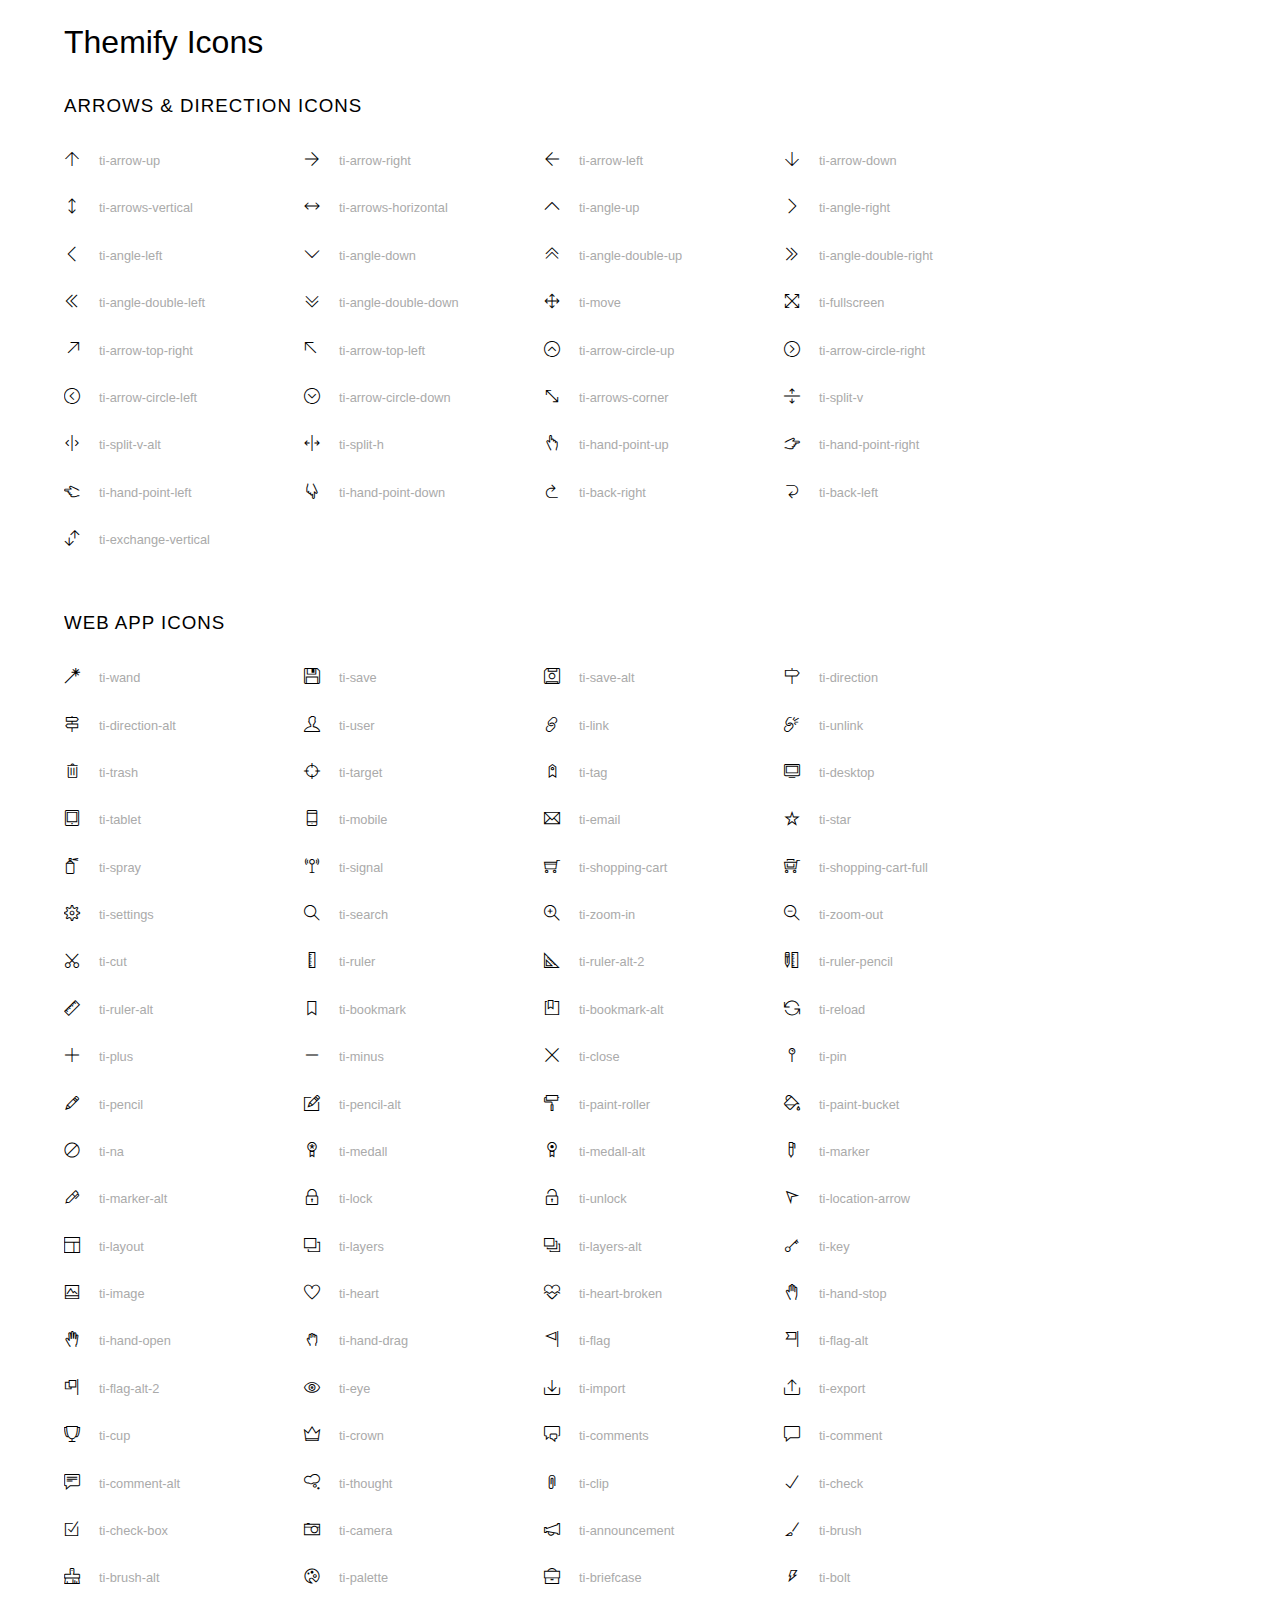
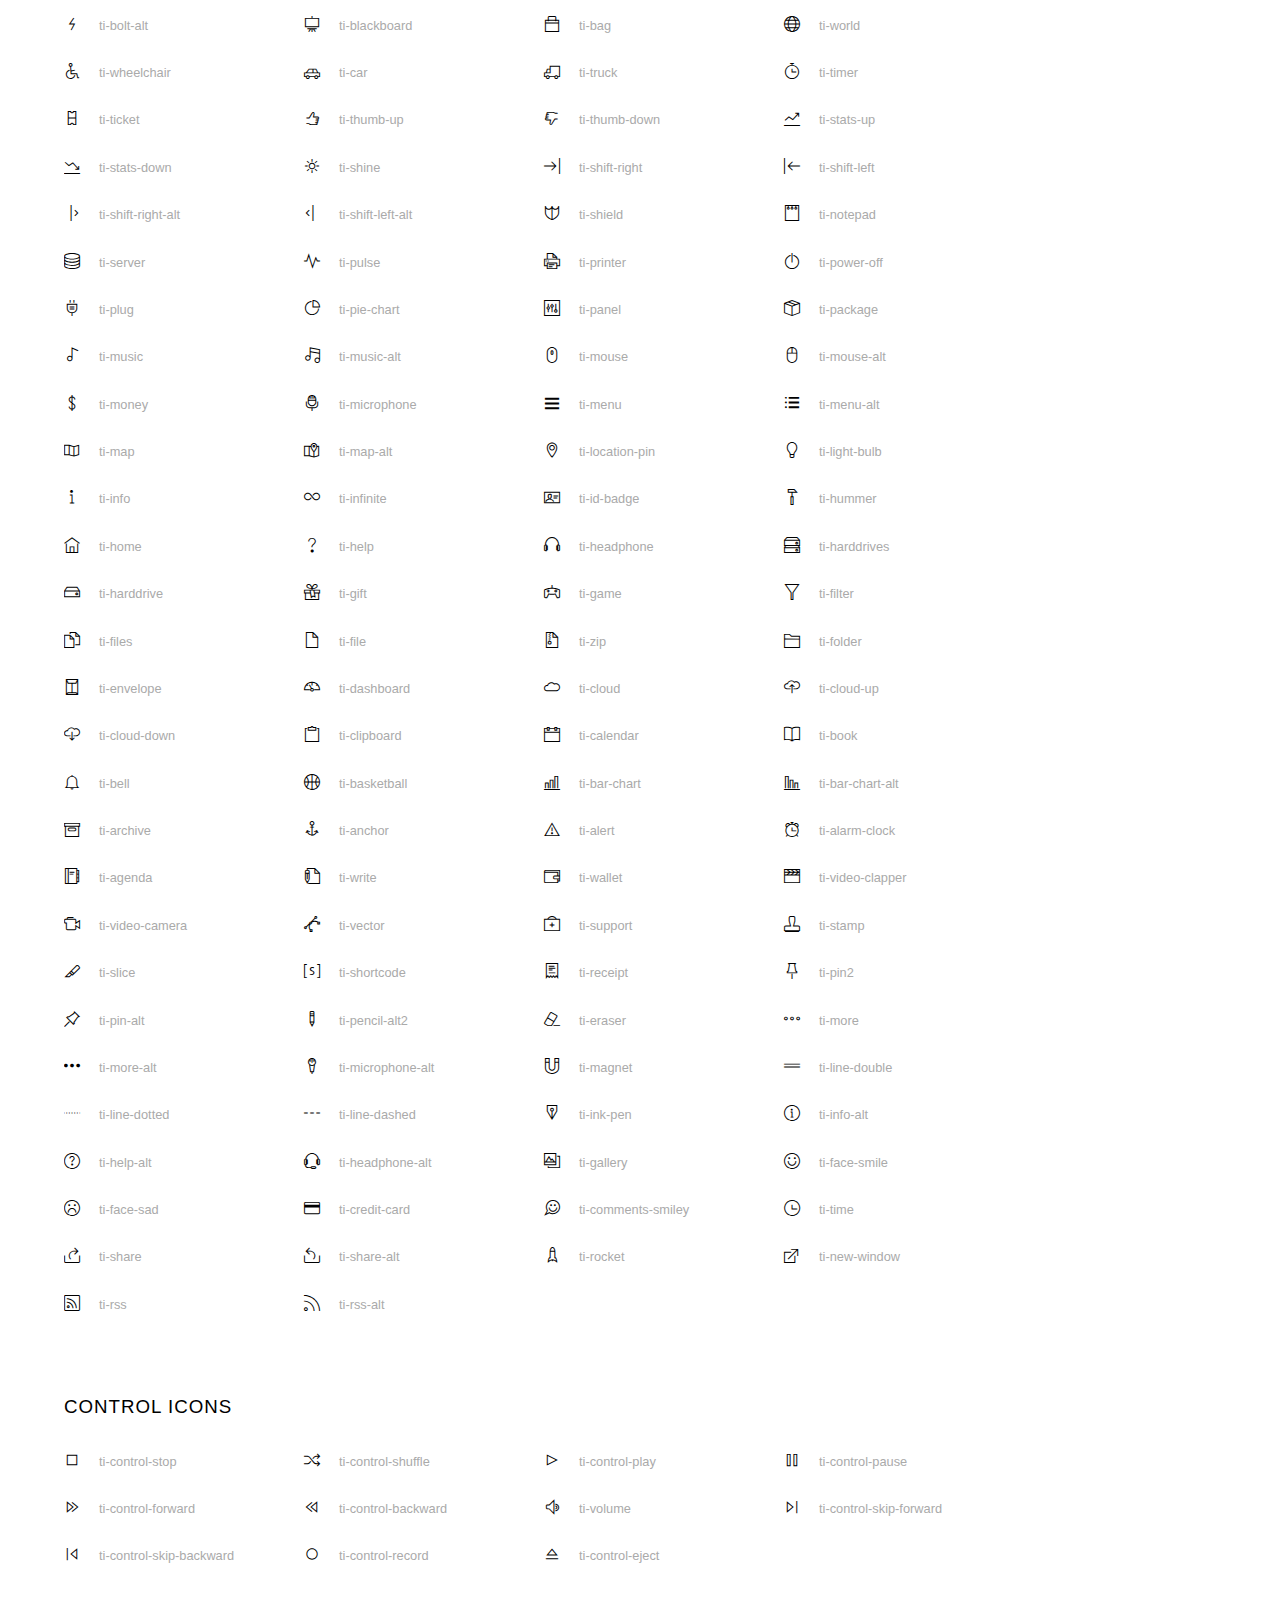
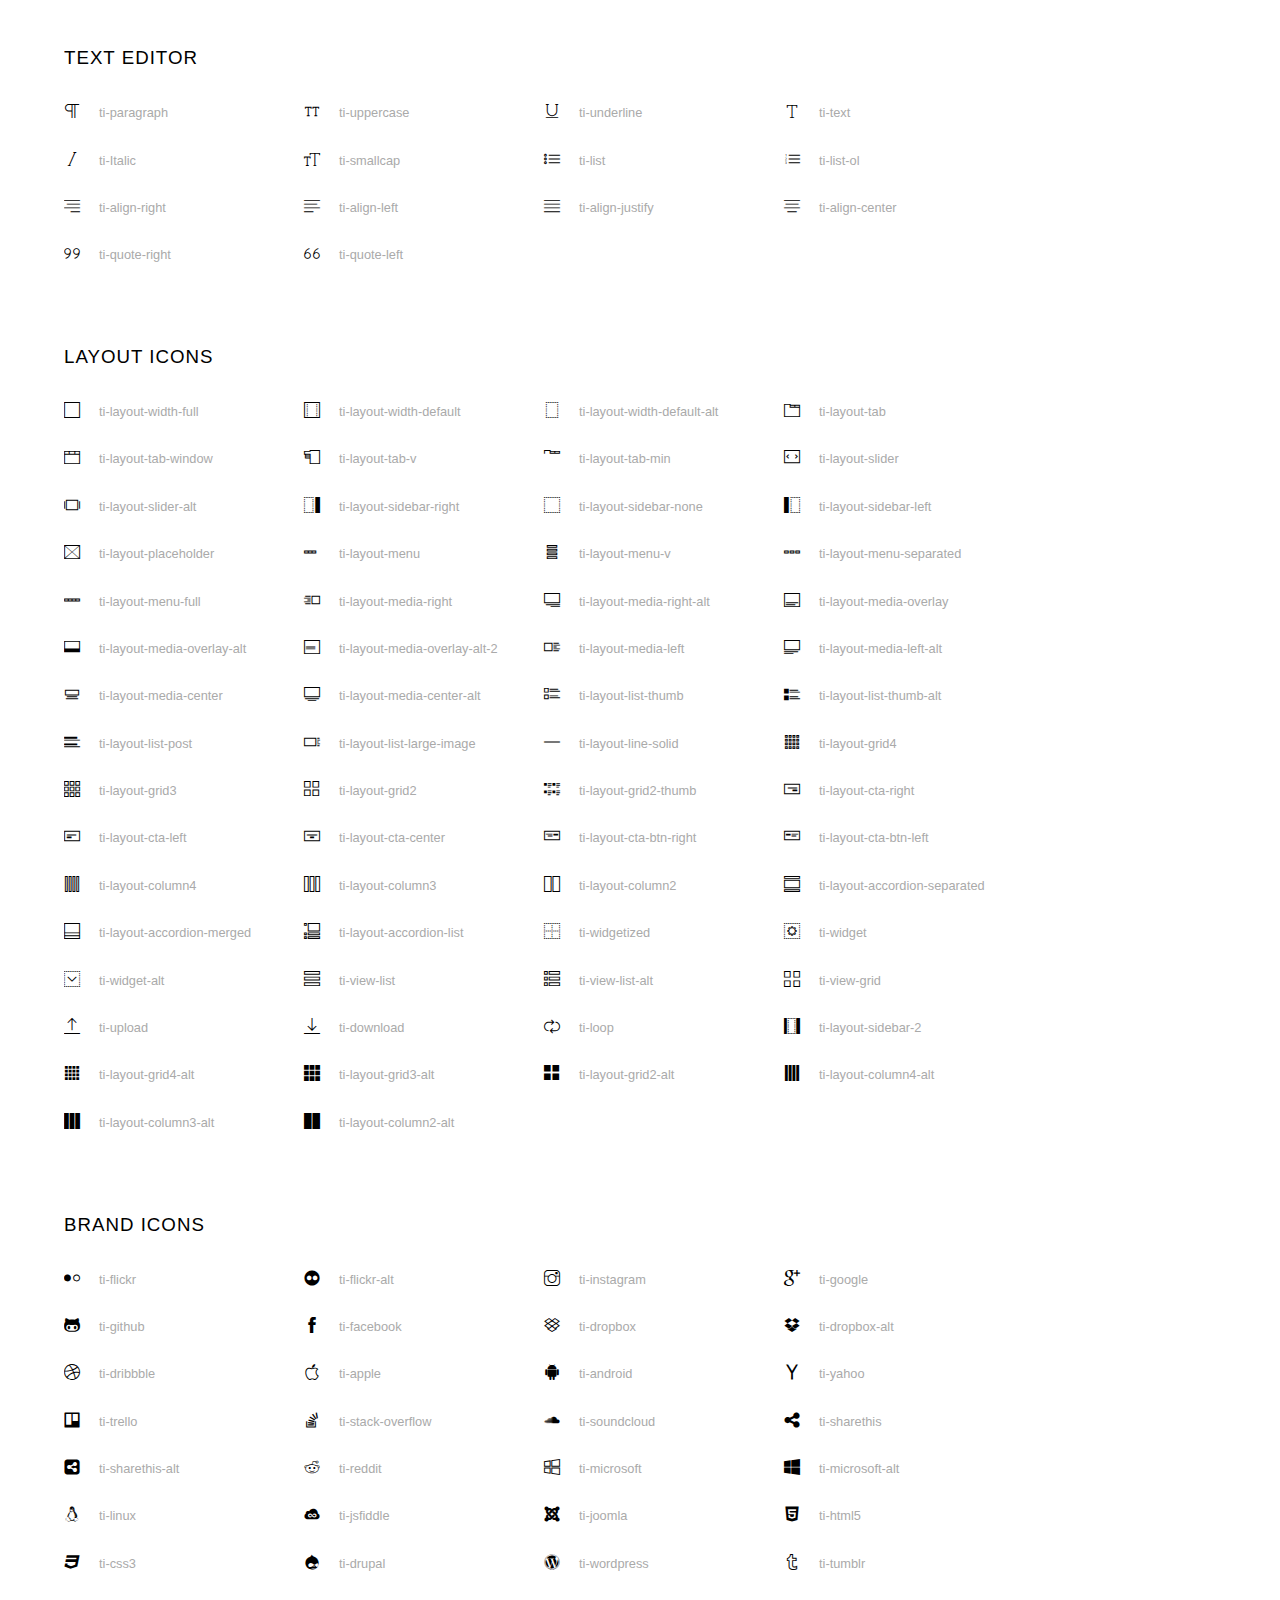
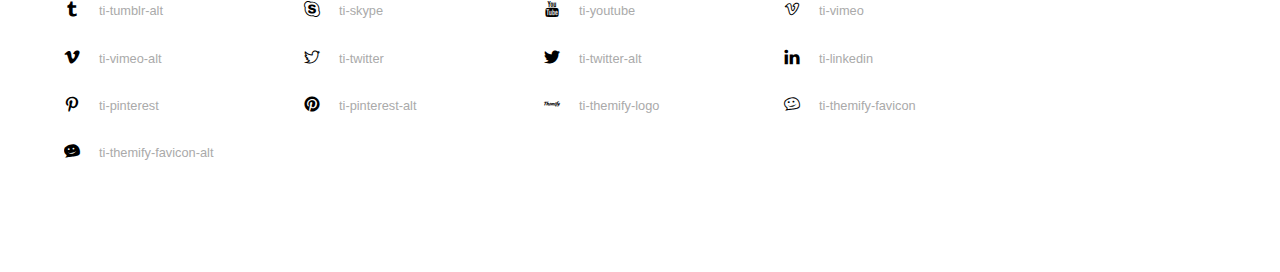
<file: vendors/iconfonts/ti-icons/index.html>
<!doctype html>
<html>
<head>
	<meta charset="utf-8">
	<title>Themify Icon Font</title>
	<meta name="viewport" content="width=device-width">
	<link rel="stylesheet" href="demo-files/demo.css">
	<link rel="stylesheet" href="css/themify-icons.css">
	<!--[if lt IE 8]><!-->
	<link rel="stylesheet" href="ie7/ie7.css">
	<!--<![endif]-->
</head>
<body>
	<h1>Themify Icons</h1>

	<div class="icon-section">

		<div class="icon-section">
			<h3>Arrows &amp; Direction Icons </h3>

			<div class="icon-container">
				<span class="ti-arrow-up"></span><span class="icon-name"> ti-arrow-up</span>
			</div>
			<div class="icon-container">
				<span class="ti-arrow-right"></span><span class="icon-name"> ti-arrow-right</span>
			</div>
			<div class="icon-container">
				<span class="ti-arrow-left"></span><span class="icon-name"> ti-arrow-left</span>
			</div>
			<div class="icon-container">
				<span class="ti-arrow-down"></span><span class="icon-name"> ti-arrow-down</span>
			</div>
			<div class="icon-container">
				<span class="ti-arrows-vertical"></span><span class="icon-name"> ti-arrows-vertical</span>
			</div>
			<div class="icon-container">
				<span class="ti-arrows-horizontal"></span><span class="icon-name"> ti-arrows-horizontal</span>
			</div>
			<div class="icon-container">
				<span class="ti-angle-up"></span><span class="icon-name"> ti-angle-up</span>
			</div>
			<div class="icon-container">
				<span class="ti-angle-right"></span><span class="icon-name"> ti-angle-right</span>
			</div>
			<div class="icon-container">
				<span class="ti-angle-left"></span><span class="icon-name"> ti-angle-left</span>
			</div>
			<div class="icon-container">
				<span class="ti-angle-down"></span><span class="icon-name"> ti-angle-down</span>
			</div>	
			<div class="icon-container">
				<span class="ti-angle-double-up"></span><span class="icon-name"> ti-angle-double-up</span>
			</div>
			<div class="icon-container">
				<span class="ti-angle-double-right"></span><span class="icon-name"> ti-angle-double-right</span>
			</div>
			<div class="icon-container">
				<span class="ti-angle-double-left"></span><span class="icon-name"> ti-angle-double-left</span>
			</div>
			<div class="icon-container">
				<span class="ti-angle-double-down"></span><span class="icon-name"> ti-angle-double-down</span>
			</div>					
			<div class="icon-container">
				<span class="ti-move"></span><span class="icon-name"> ti-move</span>
			</div>
			<div class="icon-container">
				<span class="ti-fullscreen"></span><span class="icon-name"> ti-fullscreen</span>
			</div>
			<div class="icon-container">
				<span class="ti-arrow-top-right"></span><span class="icon-name"> ti-arrow-top-right</span>
			</div>
			<div class="icon-container">
				<span class="ti-arrow-top-left"></span><span class="icon-name"> ti-arrow-top-left</span>
			</div>
			<div class="icon-container">
				<span class="ti-arrow-circle-up"></span><span class="icon-name"> ti-arrow-circle-up</span>
			</div>
			<div class="icon-container">
				<span class="ti-arrow-circle-right"></span><span class="icon-name"> ti-arrow-circle-right</span>
			</div>
			<div class="icon-container">
				<span class="ti-arrow-circle-left"></span><span class="icon-name"> ti-arrow-circle-left</span>
			</div>
			<div class="icon-container">
				<span class="ti-arrow-circle-down"></span><span class="icon-name"> ti-arrow-circle-down</span>
			</div>
			<div class="icon-container">
				<span class="ti-arrows-corner"></span><span class="icon-name"> ti-arrows-corner</span>
			</div>
			<div class="icon-container">
				<span class="ti-split-v"></span><span class="icon-name"> ti-split-v</span>
			</div>

			<div class="icon-container">
				<span class="ti-split-v-alt"></span><span class="icon-name"> ti-split-v-alt</span>
			</div>
			<div class="icon-container">
				<span class="ti-split-h"></span><span class="icon-name"> ti-split-h</span>
			</div>
			<div class="icon-container">
				<span class="ti-hand-point-up"></span><span class="icon-name"> ti-hand-point-up</span>
			</div>
			<div class="icon-container">
				<span class="ti-hand-point-right"></span><span class="icon-name"> ti-hand-point-right</span>
			</div>
			<div class="icon-container">
				<span class="ti-hand-point-left"></span><span class="icon-name"> ti-hand-point-left</span>
			</div>
			<div class="icon-container">
				<span class="ti-hand-point-down"></span><span class="icon-name"> ti-hand-point-down</span>
			</div>
			<div class="icon-container">
				<span class="ti-back-right"></span><span class="icon-name"> ti-back-right</span>
			</div>
			<div class="icon-container">
				<span class="ti-back-left"></span><span class="icon-name"> ti-back-left</span>
			</div>
			<div class="icon-container">
				<span class="ti-exchange-vertical"></span><span class="icon-name"> ti-exchange-vertical</span>
			</div>

		</div> <!-- Arrows Icons -->



		<h3>Web App Icons</h3>
		
		<div class="icon-section">

			<div class="icon-container">
				<span class="ti-wand"></span><span class="icon-name"> ti-wand</span>
			</div>
			<div class="icon-container">
				<span class="ti-save"></span><span class="icon-name"> ti-save</span>
			</div>
			<div class="icon-container">
				<span class="ti-save-alt"></span><span class="icon-name"> ti-save-alt</span>
			</div>

			<div class="icon-container">
				<span class="ti-direction"></span><span class="icon-name"> ti-direction</span>
			</div>
			<div class="icon-container">
				<span class="ti-direction-alt"></span><span class="icon-name"> ti-direction-alt</span>
			</div>
			<div class="icon-container">
				<span class="ti-user"></span><span class="icon-name"> ti-user</span>
			</div>
			<div class="icon-container">
				<span class="ti-link"></span><span class="icon-name"> ti-link</span>
			</div>
			<div class="icon-container">
				<span class="ti-unlink"></span><span class="icon-name"> ti-unlink</span>
			</div>
			<div class="icon-container">
				<span class="ti-trash"></span><span class="icon-name"> ti-trash</span>
			</div>
			<div class="icon-container">
				<span class="ti-target"></span><span class="icon-name"> ti-target</span>
			</div>
			<div class="icon-container">
				<span class="ti-tag"></span><span class="icon-name"> ti-tag</span>
			</div>
			<div class="icon-container">
				<span class="ti-desktop"></span><span class="icon-name"> ti-desktop</span>
			</div>
			<div class="icon-container">
				<span class="ti-tablet"></span><span class="icon-name"> ti-tablet</span>
			</div>
			<div class="icon-container">
				<span class="ti-mobile"></span><span class="icon-name"> ti-mobile</span>
			</div>
			<div class="icon-container">
				<span class="ti-email"></span><span class="icon-name"> ti-email</span>
			</div>	
			<div class="icon-container">
				<span class="ti-star"></span><span class="icon-name"> ti-star</span>
			</div>
			<div class="icon-container">
				<span class="ti-spray"></span><span class="icon-name"> ti-spray</span>
			</div>
			<div class="icon-container">
				<span class="ti-signal"></span><span class="icon-name"> ti-signal</span>
			</div>
			<div class="icon-container">
				<span class="ti-shopping-cart"></span><span class="icon-name"> ti-shopping-cart</span>
			</div>
			<div class="icon-container">
				<span class="ti-shopping-cart-full"></span><span class="icon-name"> ti-shopping-cart-full</span>
			</div>
			<div class="icon-container">
				<span class="ti-settings"></span><span class="icon-name"> ti-settings</span>
			</div>
			<div class="icon-container">
				<span class="ti-search"></span><span class="icon-name"> ti-search</span>
			</div>
			<div class="icon-container">
				<span class="ti-zoom-in"></span><span class="icon-name"> ti-zoom-in</span>
			</div>
			<div class="icon-container">
				<span class="ti-zoom-out"></span><span class="icon-name"> ti-zoom-out</span>
			</div>
			<div class="icon-container">
				<span class="ti-cut"></span><span class="icon-name"> ti-cut</span>
			</div>
			<div class="icon-container">
				<span class="ti-ruler"></span><span class="icon-name"> ti-ruler</span>
			</div>
			<div class="icon-container">
				<span class="ti-ruler-alt-2"></span><span class="icon-name"> ti-ruler-alt-2</span>
			</div>			
			<div class="icon-container">
				<span class="ti-ruler-pencil"></span><span class="icon-name"> ti-ruler-pencil</span>
			</div>
			<div class="icon-container">
				<span class="ti-ruler-alt"></span><span class="icon-name"> ti-ruler-alt</span>
			</div>
			<div class="icon-container">
				<span class="ti-bookmark"></span><span class="icon-name"> ti-bookmark</span>
			</div>
			<div class="icon-container">
				<span class="ti-bookmark-alt"></span><span class="icon-name"> ti-bookmark-alt</span>
			</div>
			<div class="icon-container">
				<span class="ti-reload"></span><span class="icon-name"> ti-reload</span>
			</div>
			<div class="icon-container">
				<span class="ti-plus"></span><span class="icon-name"> ti-plus</span>
			</div>
			<div class="icon-container">
				<span class="ti-minus"></span><span class="icon-name"> ti-minus</span>
			</div>
			<div class="icon-container">
				<span class="ti-close"></span><span class="icon-name"> ti-close</span>
			</div>			
			<div class="icon-container">
				<span class="ti-pin"></span><span class="icon-name"> ti-pin</span>
			</div>
			<div class="icon-container">
				<span class="ti-pencil"></span><span class="icon-name"> ti-pencil</span>
			</div>
					
		  	<div class="icon-container">
				<span class="ti-pencil-alt"></span><span class="icon-name"> ti-pencil-alt</span>
			</div>
			<div class="icon-container">
				<span class="ti-paint-roller"></span><span class="icon-name"> ti-paint-roller</span>
			</div>
			<div class="icon-container">
				<span class="ti-paint-bucket"></span><span class="icon-name"> ti-paint-bucket</span>
			</div>
			<div class="icon-container">
				<span class="ti-na"></span><span class="icon-name"> ti-na</span>
			</div>
			<div class="icon-container">
				<span class="ti-medall"></span><span class="icon-name"> ti-medall</span>
			</div>
			<div class="icon-container">
				<span class="ti-medall-alt"></span><span class="icon-name"> ti-medall-alt</span>
			</div>
			<div class="icon-container">
				<span class="ti-marker"></span><span class="icon-name"> ti-marker</span>
			</div>
			<div class="icon-container">
				<span class="ti-marker-alt"></span><span class="icon-name"> ti-marker-alt</span>
			</div>

			<div class="icon-container">
				<span class="ti-lock"></span><span class="icon-name"> ti-lock</span>
			</div>
			<div class="icon-container">
				<span class="ti-unlock"></span><span class="icon-name"> ti-unlock</span>
			</div>
			<div class="icon-container">
				<span class="ti-location-arrow"></span><span class="icon-name"> ti-location-arrow</span>
			</div>
			<div class="icon-container">
				<span class="ti-layout"></span><span class="icon-name"> ti-layout</span>
			</div>
			<div class="icon-container">
				<span class="ti-layers"></span><span class="icon-name"> ti-layers</span>
			</div>
			<div class="icon-container">
				<span class="ti-layers-alt"></span><span class="icon-name"> ti-layers-alt</span>
			</div>
			<div class="icon-container">
				<span class="ti-key"></span><span class="icon-name"> ti-key</span>
			</div>
			<div class="icon-container">
				<span class="ti-image"></span><span class="icon-name"> ti-image</span>
			</div>
			<div class="icon-container">
				<span class="ti-heart"></span><span class="icon-name"> ti-heart</span>
			</div>
			<div class="icon-container">
				<span class="ti-heart-broken"></span><span class="icon-name"> ti-heart-broken</span>
			</div>
			<div class="icon-container">
				<span class="ti-hand-stop"></span><span class="icon-name"> ti-hand-stop</span>
			</div>
			<div class="icon-container">
				<span class="ti-hand-open"></span><span class="icon-name"> ti-hand-open</span>
			</div>
			<div class="icon-container">
				<span class="ti-hand-drag"></span><span class="icon-name"> ti-hand-drag</span>
			</div>
			<div class="icon-container">
				<span class="ti-flag"></span><span class="icon-name"> ti-flag</span>
			</div>
			<div class="icon-container">
				<span class="ti-flag-alt"></span><span class="icon-name"> ti-flag-alt</span>
			</div>
			<div class="icon-container">
				<span class="ti-flag-alt-2"></span><span class="icon-name"> ti-flag-alt-2</span>
			</div>
			<div class="icon-container">
				<span class="ti-eye"></span><span class="icon-name"> ti-eye</span>
			</div>
			<div class="icon-container">
				<span class="ti-import"></span><span class="icon-name"> ti-import</span>
			</div>			
			<div class="icon-container">
				<span class="ti-export"></span><span class="icon-name"> ti-export</span>
			</div>
			<div class="icon-container">
				<span class="ti-cup"></span><span class="icon-name"> ti-cup</span>
			</div>
			<div class="icon-container">
				<span class="ti-crown"></span><span class="icon-name"> ti-crown</span>
			</div>
			<div class="icon-container">
				<span class="ti-comments"></span><span class="icon-name"> ti-comments</span>
			</div>
			<div class="icon-container">
				<span class="ti-comment"></span><span class="icon-name"> ti-comment</span>
			</div>
			<div class="icon-container">
				<span class="ti-comment-alt"></span><span class="icon-name"> ti-comment-alt</span>
			</div>
			<div class="icon-container">
				<span class="ti-thought"></span><span class="icon-name"> ti-thought</span>
			</div>			
			<div class="icon-container">
				<span class="ti-clip"></span><span class="icon-name"> ti-clip</span>
			</div>

			<div class="icon-container">
				<span class="ti-check"></span><span class="icon-name"> ti-check</span>
			</div>
			<div class="icon-container">
				<span class="ti-check-box"></span><span class="icon-name"> ti-check-box</span>
			</div>
			<div class="icon-container">
				<span class="ti-camera"></span><span class="icon-name"> ti-camera</span>
			</div>
			<div class="icon-container">
				<span class="ti-announcement"></span><span class="icon-name"> ti-announcement</span>
			</div>
			<div class="icon-container">
				<span class="ti-brush"></span><span class="icon-name"> ti-brush</span>
			</div>
			<div class="icon-container">
				<span class="ti-brush-alt"></span><span class="icon-name"> ti-brush-alt</span>
			</div>
			<div class="icon-container">
				<span class="ti-palette"></span><span class="icon-name"> ti-palette</span>
			</div>			
			<div class="icon-container">
				<span class="ti-briefcase"></span><span class="icon-name"> ti-briefcase</span>
			</div>
			<div class="icon-container">
				<span class="ti-bolt"></span><span class="icon-name"> ti-bolt</span>
			</div>
			<div class="icon-container">
				<span class="ti-bolt-alt"></span><span class="icon-name"> ti-bolt-alt</span>
			</div>
			<div class="icon-container">
				<span class="ti-blackboard"></span><span class="icon-name"> ti-blackboard</span>
			</div>
			<div class="icon-container">
				<span class="ti-bag"></span><span class="icon-name"> ti-bag</span>
			</div>
			<div class="icon-container">
				<span class="ti-world"></span><span class="icon-name"> ti-world</span>
			</div>
			<div class="icon-container">
				<span class="ti-wheelchair"></span><span class="icon-name"> ti-wheelchair</span>
			</div>
			<div class="icon-container">
				<span class="ti-car"></span><span class="icon-name"> ti-car</span>
			</div>
			<div class="icon-container">
				<span class="ti-truck"></span><span class="icon-name"> ti-truck</span>
			</div>
			<div class="icon-container">
				<span class="ti-timer"></span><span class="icon-name"> ti-timer</span>
			</div>
			<div class="icon-container">
				<span class="ti-ticket"></span><span class="icon-name"> ti-ticket</span>
			</div>
			<div class="icon-container">
				<span class="ti-thumb-up"></span><span class="icon-name"> ti-thumb-up</span>
			</div>
			<div class="icon-container">
				<span class="ti-thumb-down"></span><span class="icon-name"> ti-thumb-down</span>
			</div>

			<div class="icon-container">
				<span class="ti-stats-up"></span><span class="icon-name"> ti-stats-up</span>
			</div>
			<div class="icon-container">
				<span class="ti-stats-down"></span><span class="icon-name"> ti-stats-down</span>
			</div>
			<div class="icon-container">
				<span class="ti-shine"></span><span class="icon-name"> ti-shine</span>
			</div>
			<div class="icon-container">
				<span class="ti-shift-right"></span><span class="icon-name"> ti-shift-right</span>
			</div>
			<div class="icon-container">
				<span class="ti-shift-left"></span><span class="icon-name"> ti-shift-left</span>
			</div>

			<div class="icon-container">
				<span class="ti-shift-right-alt"></span><span class="icon-name"> ti-shift-right-alt</span>
			</div>
			<div class="icon-container">
				<span class="ti-shift-left-alt"></span><span class="icon-name"> ti-shift-left-alt</span>
			</div>
			<div class="icon-container">
				<span class="ti-shield"></span><span class="icon-name"> ti-shield</span>
			</div>
			<div class="icon-container">
				<span class="ti-notepad"></span><span class="icon-name"> ti-notepad</span>
			</div>
			<div class="icon-container">
				<span class="ti-server"></span><span class="icon-name"> ti-server</span>
			</div>

			<div class="icon-container">
				<span class="ti-pulse"></span><span class="icon-name"> ti-pulse</span>
			</div>
			<div class="icon-container">
				<span class="ti-printer"></span><span class="icon-name"> ti-printer</span>
			</div>
			<div class="icon-container">
				<span class="ti-power-off"></span><span class="icon-name"> ti-power-off</span>
			</div>
			<div class="icon-container">
				<span class="ti-plug"></span><span class="icon-name"> ti-plug</span>
			</div>
			<div class="icon-container">
				<span class="ti-pie-chart"></span><span class="icon-name"> ti-pie-chart</span>
			</div>

			<div class="icon-container">
				<span class="ti-panel"></span><span class="icon-name"> ti-panel</span>
			</div>
			<div class="icon-container">
				<span class="ti-package"></span><span class="icon-name"> ti-package</span>
			</div>
			<div class="icon-container">
				<span class="ti-music"></span><span class="icon-name"> ti-music</span>
			</div>
			<div class="icon-container">
				<span class="ti-music-alt"></span><span class="icon-name"> ti-music-alt</span>
			</div>
			<div class="icon-container">
				<span class="ti-mouse"></span><span class="icon-name"> ti-mouse</span>
			</div>
			<div class="icon-container">
				<span class="ti-mouse-alt"></span><span class="icon-name"> ti-mouse-alt</span>
			</div>
			<div class="icon-container">
				<span class="ti-money"></span><span class="icon-name"> ti-money</span>
			</div>
			<div class="icon-container">
				<span class="ti-microphone"></span><span class="icon-name"> ti-microphone</span>
			</div>
			<div class="icon-container">
				<span class="ti-menu"></span><span class="icon-name"> ti-menu</span>
			</div>
			<div class="icon-container">
				<span class="ti-menu-alt"></span><span class="icon-name"> ti-menu-alt</span>
			</div>
			<div class="icon-container">
				<span class="ti-map"></span><span class="icon-name"> ti-map</span>
			</div>
			<div class="icon-container">
				<span class="ti-map-alt"></span><span class="icon-name"> ti-map-alt</span>
			</div>

			<div class="icon-container">
				<span class="ti-location-pin"></span><span class="icon-name"> ti-location-pin</span>
			</div>

			<div class="icon-container">
				<span class="ti-light-bulb"></span><span class="icon-name"> ti-light-bulb</span>
			</div>
			<div class="icon-container">
				<span class="ti-info"></span><span class="icon-name"> ti-info</span>
			</div>
			<div class="icon-container">
				<span class="ti-infinite"></span><span class="icon-name"> ti-infinite</span>
			</div>
			<div class="icon-container">
				<span class="ti-id-badge"></span><span class="icon-name"> ti-id-badge</span>
			</div>
			<div class="icon-container">
				<span class="ti-hummer"></span><span class="icon-name"> ti-hummer</span>
			</div>
			<div class="icon-container">
				<span class="ti-home"></span><span class="icon-name"> ti-home</span>
			</div>
			<div class="icon-container">
				<span class="ti-help"></span><span class="icon-name"> ti-help</span>
			</div>
			<div class="icon-container">
				<span class="ti-headphone"></span><span class="icon-name"> ti-headphone</span>
			</div>
			<div class="icon-container">
				<span class="ti-harddrives"></span><span class="icon-name"> ti-harddrives</span>
			</div>
			<div class="icon-container">
				<span class="ti-harddrive"></span><span class="icon-name"> ti-harddrive</span>
			</div>
			<div class="icon-container">
				<span class="ti-gift"></span><span class="icon-name"> ti-gift</span>
			</div>
			<div class="icon-container">
				<span class="ti-game"></span><span class="icon-name"> ti-game</span>
			</div>
			<div class="icon-container">
				<span class="ti-filter"></span><span class="icon-name"> ti-filter</span>
			</div>
			<div class="icon-container">
				<span class="ti-files"></span><span class="icon-name"> ti-files</span>
			</div>
			<div class="icon-container">
				<span class="ti-file"></span><span class="icon-name"> ti-file</span>
			</div>
			<div class="icon-container">
				<span class="ti-zip"></span><span class="icon-name"> ti-zip</span>
			</div>
			<div class="icon-container">
				<span class="ti-folder"></span><span class="icon-name"> ti-folder</span>
			</div>			
			<div class="icon-container">
				<span class="ti-envelope"></span><span class="icon-name"> ti-envelope</span>
			</div>


			<div class="icon-container">
				<span class="ti-dashboard"></span><span class="icon-name"> ti-dashboard</span>
			</div>
			<div class="icon-container">
				<span class="ti-cloud"></span><span class="icon-name"> ti-cloud</span>
			</div>
			<div class="icon-container">
				<span class="ti-cloud-up"></span><span class="icon-name"> ti-cloud-up</span>
			</div>
			<div class="icon-container">
				<span class="ti-cloud-down"></span><span class="icon-name"> ti-cloud-down</span>
			</div>
			<div class="icon-container">
				<span class="ti-clipboard"></span><span class="icon-name"> ti-clipboard</span>
			</div>
			<div class="icon-container">
				<span class="ti-calendar"></span><span class="icon-name"> ti-calendar</span>
			</div>
			<div class="icon-container">
				<span class="ti-book"></span><span class="icon-name"> ti-book</span>
			</div>
			<div class="icon-container">
				<span class="ti-bell"></span><span class="icon-name"> ti-bell</span>
			</div>
			<div class="icon-container">
				<span class="ti-basketball"></span><span class="icon-name"> ti-basketball</span>
			</div>
			<div class="icon-container">
				<span class="ti-bar-chart"></span><span class="icon-name"> ti-bar-chart</span>
			</div>
			<div class="icon-container">
				<span class="ti-bar-chart-alt"></span><span class="icon-name"> ti-bar-chart-alt</span>
			</div>


			<div class="icon-container">
				<span class="ti-archive"></span><span class="icon-name"> ti-archive</span>
			</div>
			<div class="icon-container">
				<span class="ti-anchor"></span><span class="icon-name"> ti-anchor</span>
			</div>

			<div class="icon-container">
				<span class="ti-alert"></span><span class="icon-name"> ti-alert</span>
			</div>
			<div class="icon-container">
				<span class="ti-alarm-clock"></span><span class="icon-name"> ti-alarm-clock</span>
			</div>
			<div class="icon-container">
				<span class="ti-agenda"></span><span class="icon-name"> ti-agenda</span>
			</div>
			<div class="icon-container">
				<span class="ti-write"></span><span class="icon-name"> ti-write</span>
			</div>

			<div class="icon-container">
				<span class="ti-wallet"></span><span class="icon-name"> ti-wallet</span>
			</div>
			<div class="icon-container">
				<span class="ti-video-clapper"></span><span class="icon-name"> ti-video-clapper</span>
			</div>
			<div class="icon-container">
				<span class="ti-video-camera"></span><span class="icon-name"> ti-video-camera</span>
			</div>
			<div class="icon-container">
				<span class="ti-vector"></span><span class="icon-name"> ti-vector</span>
			</div>

			<div class="icon-container">
				<span class="ti-support"></span><span class="icon-name"> ti-support</span>
			</div>
			<div class="icon-container">
				<span class="ti-stamp"></span><span class="icon-name"> ti-stamp</span>
			</div>
			<div class="icon-container">
				<span class="ti-slice"></span><span class="icon-name"> ti-slice</span>
			</div>
			<div class="icon-container">
				<span class="ti-shortcode"></span><span class="icon-name"> ti-shortcode</span>
			</div>
			<div class="icon-container">
				<span class="ti-receipt"></span><span class="icon-name"> ti-receipt</span>
			</div>
			<div class="icon-container">
				<span class="ti-pin2"></span><span class="icon-name"> ti-pin2</span>
			</div>
			<div class="icon-container">
				<span class="ti-pin-alt"></span><span class="icon-name"> ti-pin-alt</span>
			</div>
			<div class="icon-container">
				<span class="ti-pencil-alt2"></span><span class="icon-name"> ti-pencil-alt2</span>
			</div>
			<div class="icon-container">
				<span class="ti-eraser"></span><span class="icon-name"> ti-eraser</span>
			</div>			
			<div class="icon-container">
				<span class="ti-more"></span><span class="icon-name"> ti-more</span>
			</div>
			<div class="icon-container">
				<span class="ti-more-alt"></span><span class="icon-name"> ti-more-alt</span>
			</div>
			<div class="icon-container">
				<span class="ti-microphone-alt"></span><span class="icon-name"> ti-microphone-alt</span>
			</div>
			<div class="icon-container">
				<span class="ti-magnet"></span><span class="icon-name"> ti-magnet</span>
			</div>
			<div class="icon-container">
				<span class="ti-line-double"></span><span class="icon-name"> ti-line-double</span>
			</div>
			<div class="icon-container">
				<span class="ti-line-dotted"></span><span class="icon-name"> ti-line-dotted</span>
			</div>
			<div class="icon-container">
				<span class="ti-line-dashed"></span><span class="icon-name"> ti-line-dashed</span>
			</div>

			<div class="icon-container">
				<span class="ti-ink-pen"></span><span class="icon-name"> ti-ink-pen</span>
			</div>
			<div class="icon-container">
				<span class="ti-info-alt"></span><span class="icon-name"> ti-info-alt</span>
			</div>
			<div class="icon-container">
				<span class="ti-help-alt"></span><span class="icon-name"> ti-help-alt</span>
			</div>
			<div class="icon-container">
				<span class="ti-headphone-alt"></span><span class="icon-name"> ti-headphone-alt</span>
			</div>

			<div class="icon-container">
				<span class="ti-gallery"></span><span class="icon-name"> ti-gallery</span>
			</div>
			<div class="icon-container">
				<span class="ti-face-smile"></span><span class="icon-name"> ti-face-smile</span>
			</div>
			<div class="icon-container">
				<span class="ti-face-sad"></span><span class="icon-name"> ti-face-sad</span>
			</div>
			<div class="icon-container">
				<span class="ti-credit-card"></span><span class="icon-name"> ti-credit-card</span>
			</div>
			<div class="icon-container">
				<span class="ti-comments-smiley"></span><span class="icon-name"> ti-comments-smiley</span>
			</div>
			<div class="icon-container">
				<span class="ti-time"></span><span class="icon-name"> ti-time</span>
			</div>
			<div class="icon-container">
				<span class="ti-share"></span><span class="icon-name"> ti-share</span>
			</div>
			<div class="icon-container">
				<span class="ti-share-alt"></span><span class="icon-name"> ti-share-alt</span>
			</div>
			<div class="icon-container">
				<span class="ti-rocket"></span><span class="icon-name"> ti-rocket</span>
			</div>

			<div class="icon-container">
				<span class="ti-new-window"></span><span class="icon-name"> ti-new-window</span>
			</div>

			<div class="icon-container">
				<span class="ti-rss"></span><span class="icon-name"> ti-rss</span>
			</div>

			<div class="icon-container">
				<span class="ti-rss-alt"></span><span class="icon-name"> ti-rss-alt</span>
			</div>
			
		</div><!-- Web App Icons -->


		<div class="icon-section">
			<h3>Control Icons</h3>
			<div class="icon-container">
				<span class="ti-control-stop"></span><span class="icon-name"> ti-control-stop</span>
			</div>
			<div class="icon-container">
				<span class="ti-control-shuffle"></span><span class="icon-name"> ti-control-shuffle</span>
			</div>
			<div class="icon-container">
				<span class="ti-control-play"></span><span class="icon-name"> ti-control-play</span>
			</div>
			<div class="icon-container">
				<span class="ti-control-pause"></span><span class="icon-name"> ti-control-pause</span>
			</div>
			<div class="icon-container">
				<span class="ti-control-forward"></span><span class="icon-name"> ti-control-forward</span>
			</div>
			<div class="icon-container">
				<span class="ti-control-backward"></span><span class="icon-name"> ti-control-backward</span>
			</div>	
			<div class="icon-container">
				<span class="ti-volume"></span><span class="icon-name"> ti-volume</span>
			</div>
			<div class="icon-container">
				<span class="ti-control-skip-forward"></span><span class="icon-name"> ti-control-skip-forward</span>
			</div>
			<div class="icon-container">
				<span class="ti-control-skip-backward"></span><span class="icon-name"> ti-control-skip-backward</span>
			</div>
			<div class="icon-container">
				<span class="ti-control-record"></span><span class="icon-name"> ti-control-record</span>
			</div>
			<div class="icon-container">
				<span class="ti-control-eject"></span><span class="icon-name"> ti-control-eject</span>
			</div>			
		</div> <!-- Control Icons -->


		<div class="icon-section">
			<h3>Text Editor</h3>

			<div class="icon-container">
				<span class="ti-paragraph"></span><span class="icon-name"> ti-paragraph</span>
			</div>
			<div class="icon-container">
				<span class="ti-uppercase"></span><span class="icon-name"> ti-uppercase</span>
			</div>

			<div class="icon-container">
				<span class="ti-underline"></span><span class="icon-name"> ti-underline</span>
			</div>
			<div class="icon-container">
				<span class="ti-text"></span><span class="icon-name"> ti-text</span>
			</div>
			<div class="icon-container">
				<span class="ti-Italic"></span><span class="icon-name"> ti-Italic</span>
			</div>
			<div class="icon-container">
				<span class="ti-smallcap"></span><span class="icon-name"> ti-smallcap</span>
			</div>
			<div class="icon-container">
				<span class="ti-list"></span><span class="icon-name"> ti-list</span>
			</div>
			<div class="icon-container">
				<span class="ti-list-ol"></span><span class="icon-name"> ti-list-ol</span>
			</div>
			<div class="icon-container">
				<span class="ti-align-right"></span><span class="icon-name"> ti-align-right</span>
			</div>
			<div class="icon-container">
				<span class="ti-align-left"></span><span class="icon-name"> ti-align-left</span>
			</div>
			<div class="icon-container">
				<span class="ti-align-justify"></span><span class="icon-name"> ti-align-justify</span>
			</div>
			<div class="icon-container">
				<span class="ti-align-center"></span><span class="icon-name"> ti-align-center</span>
			</div>
			<div class="icon-container">
				<span class="ti-quote-right"></span><span class="icon-name"> ti-quote-right</span>
			</div>
			<div class="icon-container">
				<span class="ti-quote-left"></span><span class="icon-name"> ti-quote-left</span>
			</div>

		</div> <!-- Text Editor -->



		<div class="icon-section">
			<h3>Layout Icons</h3>
			<div class="icon-container">
				<span class="ti-layout-width-full"></span><span class="icon-name"> ti-layout-width-full</span>
			</div>
			<div class="icon-container">
				<span class="ti-layout-width-default"></span><span class="icon-name"> ti-layout-width-default</span>
			</div>
			<div class="icon-container">
				<span class="ti-layout-width-default-alt"></span><span class="icon-name"> ti-layout-width-default-alt</span>
			</div>
			<div class="icon-container">
				<span class="ti-layout-tab"></span><span class="icon-name"> ti-layout-tab</span>
			</div>
			<div class="icon-container">
				<span class="ti-layout-tab-window"></span><span class="icon-name"> ti-layout-tab-window</span>
			</div>
			<div class="icon-container">
				<span class="ti-layout-tab-v"></span><span class="icon-name"> ti-layout-tab-v</span>
			</div>
			<div class="icon-container">
				<span class="ti-layout-tab-min"></span><span class="icon-name"> ti-layout-tab-min</span>
			</div>
			<div class="icon-container">
				<span class="ti-layout-slider"></span><span class="icon-name"> ti-layout-slider</span>
			</div>
			<div class="icon-container">
				<span class="ti-layout-slider-alt"></span><span class="icon-name"> ti-layout-slider-alt</span>
			</div>
			<div class="icon-container">
				<span class="ti-layout-sidebar-right"></span><span class="icon-name"> ti-layout-sidebar-right</span>
			</div>
			<div class="icon-container">
				<span class="ti-layout-sidebar-none"></span><span class="icon-name"> ti-layout-sidebar-none</span>
			</div>
			<div class="icon-container">
				<span class="ti-layout-sidebar-left"></span><span class="icon-name"> ti-layout-sidebar-left</span>
			</div>
			<div class="icon-container">
				<span class="ti-layout-placeholder"></span><span class="icon-name"> ti-layout-placeholder</span>
			</div>
			<div class="icon-container">
				<span class="ti-layout-menu"></span><span class="icon-name"> ti-layout-menu</span>
			</div>
			<div class="icon-container">
				<span class="ti-layout-menu-v"></span><span class="icon-name"> ti-layout-menu-v</span>
			</div>
			<div class="icon-container">
				<span class="ti-layout-menu-separated"></span><span class="icon-name"> ti-layout-menu-separated</span>
			</div>
			<div class="icon-container">
				<span class="ti-layout-menu-full"></span><span class="icon-name"> ti-layout-menu-full</span>
			</div>
			<div class="icon-container">
				<span class="ti-layout-media-right"></span><span class="icon-name"> ti-layout-media-right</span>
			</div>
			<div class="icon-container">
				<span class="ti-layout-media-right-alt"></span><span class="icon-name"> ti-layout-media-right-alt</span>
			</div>
			<div class="icon-container">
				<span class="ti-layout-media-overlay"></span><span class="icon-name"> ti-layout-media-overlay</span>
			</div>
			<div class="icon-container">
				<span class="ti-layout-media-overlay-alt"></span><span class="icon-name"> ti-layout-media-overlay-alt</span>
			</div>
			<div class="icon-container">
				<span class="ti-layout-media-overlay-alt-2"></span><span class="icon-name"> ti-layout-media-overlay-alt-2</span>
			</div>
			<div class="icon-container">
				<span class="ti-layout-media-left"></span><span class="icon-name"> ti-layout-media-left</span>
			</div>
			<div class="icon-container">
				<span class="ti-layout-media-left-alt"></span><span class="icon-name"> ti-layout-media-left-alt</span>
			</div>
			<div class="icon-container">
				<span class="ti-layout-media-center"></span><span class="icon-name"> ti-layout-media-center</span>
			</div>
			<div class="icon-container">
				<span class="ti-layout-media-center-alt"></span><span class="icon-name"> ti-layout-media-center-alt</span>
			</div>
			<div class="icon-container">
				<span class="ti-layout-list-thumb"></span><span class="icon-name"> ti-layout-list-thumb</span>
			</div>
			<div class="icon-container">
				<span class="ti-layout-list-thumb-alt"></span><span class="icon-name"> ti-layout-list-thumb-alt</span>
			</div>
			<div class="icon-container">
				<span class="ti-layout-list-post"></span><span class="icon-name"> ti-layout-list-post</span>
			</div>
			<div class="icon-container">
				<span class="ti-layout-list-large-image"></span><span class="icon-name"> ti-layout-list-large-image</span>
			</div>
			<div class="icon-container">
				<span class="ti-layout-line-solid"></span><span class="icon-name"> ti-layout-line-solid</span>
			</div>
			<div class="icon-container">
				<span class="ti-layout-grid4"></span><span class="icon-name"> ti-layout-grid4</span>
			</div>
			<div class="icon-container">
				<span class="ti-layout-grid3"></span><span class="icon-name"> ti-layout-grid3</span>
			</div>
			<div class="icon-container">
				<span class="ti-layout-grid2"></span><span class="icon-name"> ti-layout-grid2</span>
			</div>
			<div class="icon-container">
				<span class="ti-layout-grid2-thumb"></span><span class="icon-name"> ti-layout-grid2-thumb</span>
			</div>
			<div class="icon-container">
				<span class="ti-layout-cta-right"></span><span class="icon-name"> ti-layout-cta-right</span>
			</div>
			<div class="icon-container">
				<span class="ti-layout-cta-left"></span><span class="icon-name"> ti-layout-cta-left</span>
			</div>
			<div class="icon-container">
				<span class="ti-layout-cta-center"></span><span class="icon-name"> ti-layout-cta-center</span>
			</div>
			<div class="icon-container">
				<span class="ti-layout-cta-btn-right"></span><span class="icon-name"> ti-layout-cta-btn-right</span>
			</div>
			<div class="icon-container">
				<span class="ti-layout-cta-btn-left"></span><span class="icon-name"> ti-layout-cta-btn-left</span>
			</div>
			<div class="icon-container">
				<span class="ti-layout-column4"></span><span class="icon-name"> ti-layout-column4</span>
			</div>
			<div class="icon-container">
				<span class="ti-layout-column3"></span><span class="icon-name"> ti-layout-column3</span>
			</div>
			<div class="icon-container">
				<span class="ti-layout-column2"></span><span class="icon-name"> ti-layout-column2</span>
			</div>
			<div class="icon-container">
				<span class="ti-layout-accordion-separated"></span><span class="icon-name"> ti-layout-accordion-separated</span>
			</div>
			<div class="icon-container">
				<span class="ti-layout-accordion-merged"></span><span class="icon-name"> ti-layout-accordion-merged</span>
			</div>
			<div class="icon-container">
				<span class="ti-layout-accordion-list"></span><span class="icon-name"> ti-layout-accordion-list</span>
			</div>
			<div class="icon-container">
				<span class="ti-widgetized"></span><span class="icon-name"> ti-widgetized</span>
			</div>
			<div class="icon-container">
				<span class="ti-widget"></span><span class="icon-name"> ti-widget</span>
			</div>
			<div class="icon-container">
				<span class="ti-widget-alt"></span><span class="icon-name"> ti-widget-alt</span>
			</div>
			<div class="icon-container">
				<span class="ti-view-list"></span><span class="icon-name"> ti-view-list</span>
			</div>
			<div class="icon-container">
				<span class="ti-view-list-alt"></span><span class="icon-name"> ti-view-list-alt</span>
			</div>
			<div class="icon-container">
				<span class="ti-view-grid"></span><span class="icon-name"> ti-view-grid</span>
			</div>
			<div class="icon-container">
				<span class="ti-upload"></span><span class="icon-name"> ti-upload</span>
			</div>
			<div class="icon-container">
				<span class="ti-download"></span><span class="icon-name"> ti-download</span>
			</div>	
			<div class="icon-container">
				<span class="ti-loop"></span><span class="icon-name"> ti-loop</span>
			</div>
			<div class="icon-container">
				<span class="ti-layout-sidebar-2"></span><span class="icon-name"> ti-layout-sidebar-2</span>
			</div>
			<div class="icon-container">
				<span class="ti-layout-grid4-alt"></span><span class="icon-name"> ti-layout-grid4-alt</span>
			</div>
			<div class="icon-container">
				<span class="ti-layout-grid3-alt"></span><span class="icon-name"> ti-layout-grid3-alt</span>
			</div>
			<div class="icon-container">
				<span class="ti-layout-grid2-alt"></span><span class="icon-name"> ti-layout-grid2-alt</span>
			</div>
			<div class="icon-container">
				<span class="ti-layout-column4-alt"></span><span class="icon-name"> ti-layout-column4-alt</span>
			</div>
			<div class="icon-container">
				<span class="ti-layout-column3-alt"></span><span class="icon-name"> ti-layout-column3-alt</span>
			</div>
			<div class="icon-container">
				<span class="ti-layout-column2-alt"></span><span class="icon-name"> ti-layout-column2-alt</span>
			</div>		


		</div> <!-- Layout Icons -->


		<div class="icon-section">
			<h3>Brand Icons</h3>

			<div class="icon-container">
				<span class="ti-flickr"></span><span class="icon-name"> ti-flickr</span>
			</div>
			<div class="icon-container">
				<span class="ti-flickr-alt"></span><span class="icon-name"> ti-flickr-alt</span>
			</div>			
			<div class="icon-container">
				<span class="ti-instagram"></span><span class="icon-name"> ti-instagram</span>
			</div>
			<div class="icon-container">
				<span class="ti-google"></span><span class="icon-name"> ti-google</span>
			</div>
			<div class="icon-container">
				<span class="ti-github"></span><span class="icon-name"> ti-github</span>
			</div>

			<div class="icon-container">
				<span class="ti-facebook"></span><span class="icon-name"> ti-facebook</span>
			</div>
			<div class="icon-container">
				<span class="ti-dropbox"></span><span class="icon-name"> ti-dropbox</span>
			</div>
			<div class="icon-container">
				<span class="ti-dropbox-alt"></span><span class="icon-name"> ti-dropbox-alt</span>
			</div>
			<div class="icon-container">
				<span class="ti-dribbble"></span><span class="icon-name"> ti-dribbble</span>
			</div>
			<div class="icon-container">
				<span class="ti-apple"></span><span class="icon-name"> ti-apple</span>
			</div>
			<div class="icon-container">
				<span class="ti-android"></span><span class="icon-name"> ti-android</span>
			</div>
			<div class="icon-container">
				<span class="ti-yahoo"></span><span class="icon-name"> ti-yahoo</span>
			</div>
			<div class="icon-container">
				<span class="ti-trello"></span><span class="icon-name"> ti-trello</span>
			</div>
			<div class="icon-container">
				<span class="ti-stack-overflow"></span><span class="icon-name"> ti-stack-overflow</span>
			</div>
			<div class="icon-container">
				<span class="ti-soundcloud"></span><span class="icon-name"> ti-soundcloud</span>
			</div>
			<div class="icon-container">
				<span class="ti-sharethis"></span><span class="icon-name"> ti-sharethis</span>
			</div>
			<div class="icon-container">
				<span class="ti-sharethis-alt"></span><span class="icon-name"> ti-sharethis-alt</span>
			</div>
			<div class="icon-container">
				<span class="ti-reddit"></span><span class="icon-name"> ti-reddit</span>
			</div>

			<div class="icon-container">
				<span class="ti-microsoft"></span><span class="icon-name"> ti-microsoft</span>
			</div>
			<div class="icon-container">
				<span class="ti-microsoft-alt"></span><span class="icon-name"> ti-microsoft-alt</span>
			</div>
			<div class="icon-container">
				<span class="ti-linux"></span><span class="icon-name"> ti-linux</span>
			</div>
			<div class="icon-container">
				<span class="ti-jsfiddle"></span><span class="icon-name"> ti-jsfiddle</span>
			</div>
			<div class="icon-container">
				<span class="ti-joomla"></span><span class="icon-name"> ti-joomla</span>
			</div>
			<div class="icon-container">
				<span class="ti-html5"></span><span class="icon-name"> ti-html5</span>
			</div>
			<div class="icon-container">
				<span class="ti-css3"></span><span class="icon-name"> ti-css3</span>
			</div>	
			<div class="icon-container">
				<span class="ti-drupal"></span><span class="icon-name"> ti-drupal</span>
			</div>
			<div class="icon-container">
				<span class="ti-wordpress"></span><span class="icon-name"> ti-wordpress</span>
			</div>		
			<div class="icon-container">
				<span class="ti-tumblr"></span><span class="icon-name"> ti-tumblr</span>
			</div>
			<div class="icon-container">
				<span class="ti-tumblr-alt"></span><span class="icon-name"> ti-tumblr-alt</span>
			</div>
			<div class="icon-container">
				<span class="ti-skype"></span><span class="icon-name"> ti-skype</span>
			</div>
			<div class="icon-container">
				<span class="ti-youtube"></span><span class="icon-name"> ti-youtube</span>
			</div>
			<div class="icon-container">
				<span class="ti-vimeo"></span><span class="icon-name"> ti-vimeo</span>
			</div>
			<div class="icon-container">
				<span class="ti-vimeo-alt"></span><span class="icon-name"> ti-vimeo-alt</span>
			</div>			
			<div class="icon-container">
				<span class="ti-twitter"></span><span class="icon-name"> ti-twitter</span>
			</div>
			<div class="icon-container">
				<span class="ti-twitter-alt"></span><span class="icon-name"> ti-twitter-alt</span>
			</div>
			<div class="icon-container">
				<span class="ti-linkedin"></span><span class="icon-name"> ti-linkedin</span>
			</div>
			<div class="icon-container">
				<span class="ti-pinterest"></span><span class="icon-name"> ti-pinterest</span>
			</div>

			<div class="icon-container">
				<span class="ti-pinterest-alt"></span><span class="icon-name"> ti-pinterest-alt</span>
			</div>
			<div class="icon-container">
				<span class="ti-themify-logo"></span><span class="icon-name"> ti-themify-logo</span>
			</div>
			<div class="icon-container">
				<span class="ti-themify-favicon"></span><span class="icon-name"> ti-themify-favicon</span>
			</div>
			<div class="icon-container">
				<span class="ti-themify-favicon-alt"></span><span class="icon-name"> ti-themify-favicon-alt</span>
			</div>

		</div> <!-- brand Icons -->

	</div>

</body>
</html>
</file>
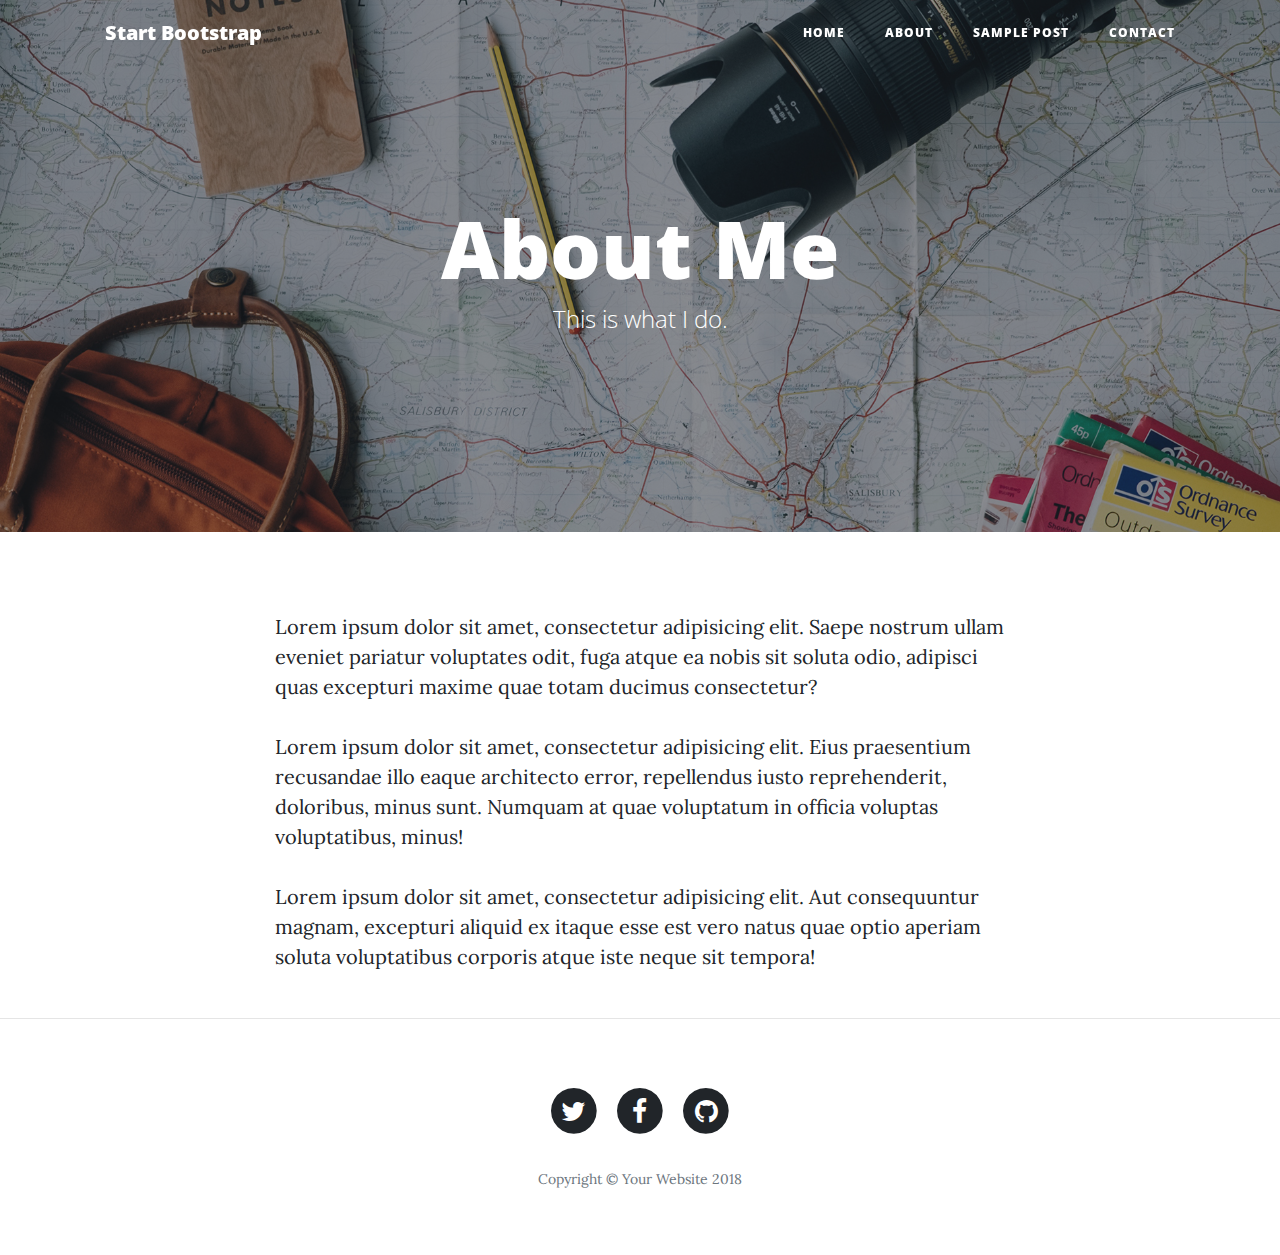
<file: blog/about.html>
<!DOCTYPE html>
<html lang="en">

  <head>

    <meta charset="utf-8">
    <meta name="viewport" content="width=device-width, initial-scale=1, shrink-to-fit=no">
    <meta name="description" content="">
    <meta name="author" content="">

    <title>Clean Blog - Start Bootstrap Theme</title>

    <!-- Bootstrap core CSS -->
    <link href="vendor/bootstrap/css/bootstrap.min.css" rel="stylesheet">

    <!-- Custom fonts for this template -->
    <link href="vendor/font-awesome/css/font-awesome.min.css" rel="stylesheet" type="text/css">
    <link href='https://fonts.googleapis.com/css?family=Lora:400,700,400italic,700italic' rel='stylesheet' type='text/css'>
    <link href='https://fonts.googleapis.com/css?family=Open+Sans:300italic,400italic,600italic,700italic,800italic,400,300,600,700,800' rel='stylesheet' type='text/css'>

    <!-- Custom styles for this template -->
    <link href="css/clean-blog.min.css" rel="stylesheet">

  </head>

  <body>

    <!-- Navigation -->
    <nav class="navbar navbar-expand-lg navbar-light fixed-top" id="mainNav">
      <div class="container">
        <a class="navbar-brand" href="index.html">Start Bootstrap</a>
        <button class="navbar-toggler navbar-toggler-right" type="button" data-toggle="collapse" data-target="#navbarResponsive" aria-controls="navbarResponsive" aria-expanded="false" aria-label="Toggle navigation">
          Menu
          <i class="fa fa-bars"></i>
        </button>
        <div class="collapse navbar-collapse" id="navbarResponsive">
          <ul class="navbar-nav ml-auto">
            <li class="nav-item">
              <a class="nav-link" href="index.html">Home</a>
            </li>
            <li class="nav-item">
              <a class="nav-link" href="about.html">About</a>
            </li>
            <li class="nav-item">
              <a class="nav-link" href="post.html">Sample Post</a>
            </li>
            <li class="nav-item">
              <a class="nav-link" href="contact.html">Contact</a>
            </li>
          </ul>
        </div>
      </div>
    </nav>

    <!-- Page Header -->
    <header class="masthead" style="background-image: url('img/about-bg.jpg')">
      <div class="overlay"></div>
      <div class="container">
        <div class="row">
          <div class="col-lg-8 col-md-10 mx-auto">
            <div class="page-heading">
              <h1>About Me</h1>
              <span class="subheading">This is what I do.</span>
            </div>
          </div>
        </div>
      </div>
    </header>

    <!-- Main Content -->
    <div class="container">
      <div class="row">
        <div class="col-lg-8 col-md-10 mx-auto">
          <p>Lorem ipsum dolor sit amet, consectetur adipisicing elit. Saepe nostrum ullam eveniet pariatur voluptates odit, fuga atque ea nobis sit soluta odio, adipisci quas excepturi maxime quae totam ducimus consectetur?</p>
          <p>Lorem ipsum dolor sit amet, consectetur adipisicing elit. Eius praesentium recusandae illo eaque architecto error, repellendus iusto reprehenderit, doloribus, minus sunt. Numquam at quae voluptatum in officia voluptas voluptatibus, minus!</p>
          <p>Lorem ipsum dolor sit amet, consectetur adipisicing elit. Aut consequuntur magnam, excepturi aliquid ex itaque esse est vero natus quae optio aperiam soluta voluptatibus corporis atque iste neque sit tempora!</p>
        </div>
      </div>
    </div>

    <hr>

    <!-- Footer -->
    <footer>
      <div class="container">
        <div class="row">
          <div class="col-lg-8 col-md-10 mx-auto">
            <ul class="list-inline text-center">
              <li class="list-inline-item">
                <a href="#">
                  <span class="fa-stack fa-lg">
                    <i class="fa fa-circle fa-stack-2x"></i>
                    <i class="fa fa-twitter fa-stack-1x fa-inverse"></i>
                  </span>
                </a>
              </li>
              <li class="list-inline-item">
                <a href="#">
                  <span class="fa-stack fa-lg">
                    <i class="fa fa-circle fa-stack-2x"></i>
                    <i class="fa fa-facebook fa-stack-1x fa-inverse"></i>
                  </span>
                </a>
              </li>
              <li class="list-inline-item">
                <a href="#">
                  <span class="fa-stack fa-lg">
                    <i class="fa fa-circle fa-stack-2x"></i>
                    <i class="fa fa-github fa-stack-1x fa-inverse"></i>
                  </span>
                </a>
              </li>
            </ul>
            <p class="copyright text-muted">Copyright &copy; Your Website 2018</p>
          </div>
        </div>
      </div>
    </footer>

    <!-- Bootstrap core JavaScript -->
    <script src="vendor/jquery/jquery.min.js"></script>
    <script src="vendor/bootstrap/js/bootstrap.bundle.min.js"></script>

    <!-- Custom scripts for this template -->
    <script src="js/clean-blog.min.js"></script>

  </body>

</html>
</file>
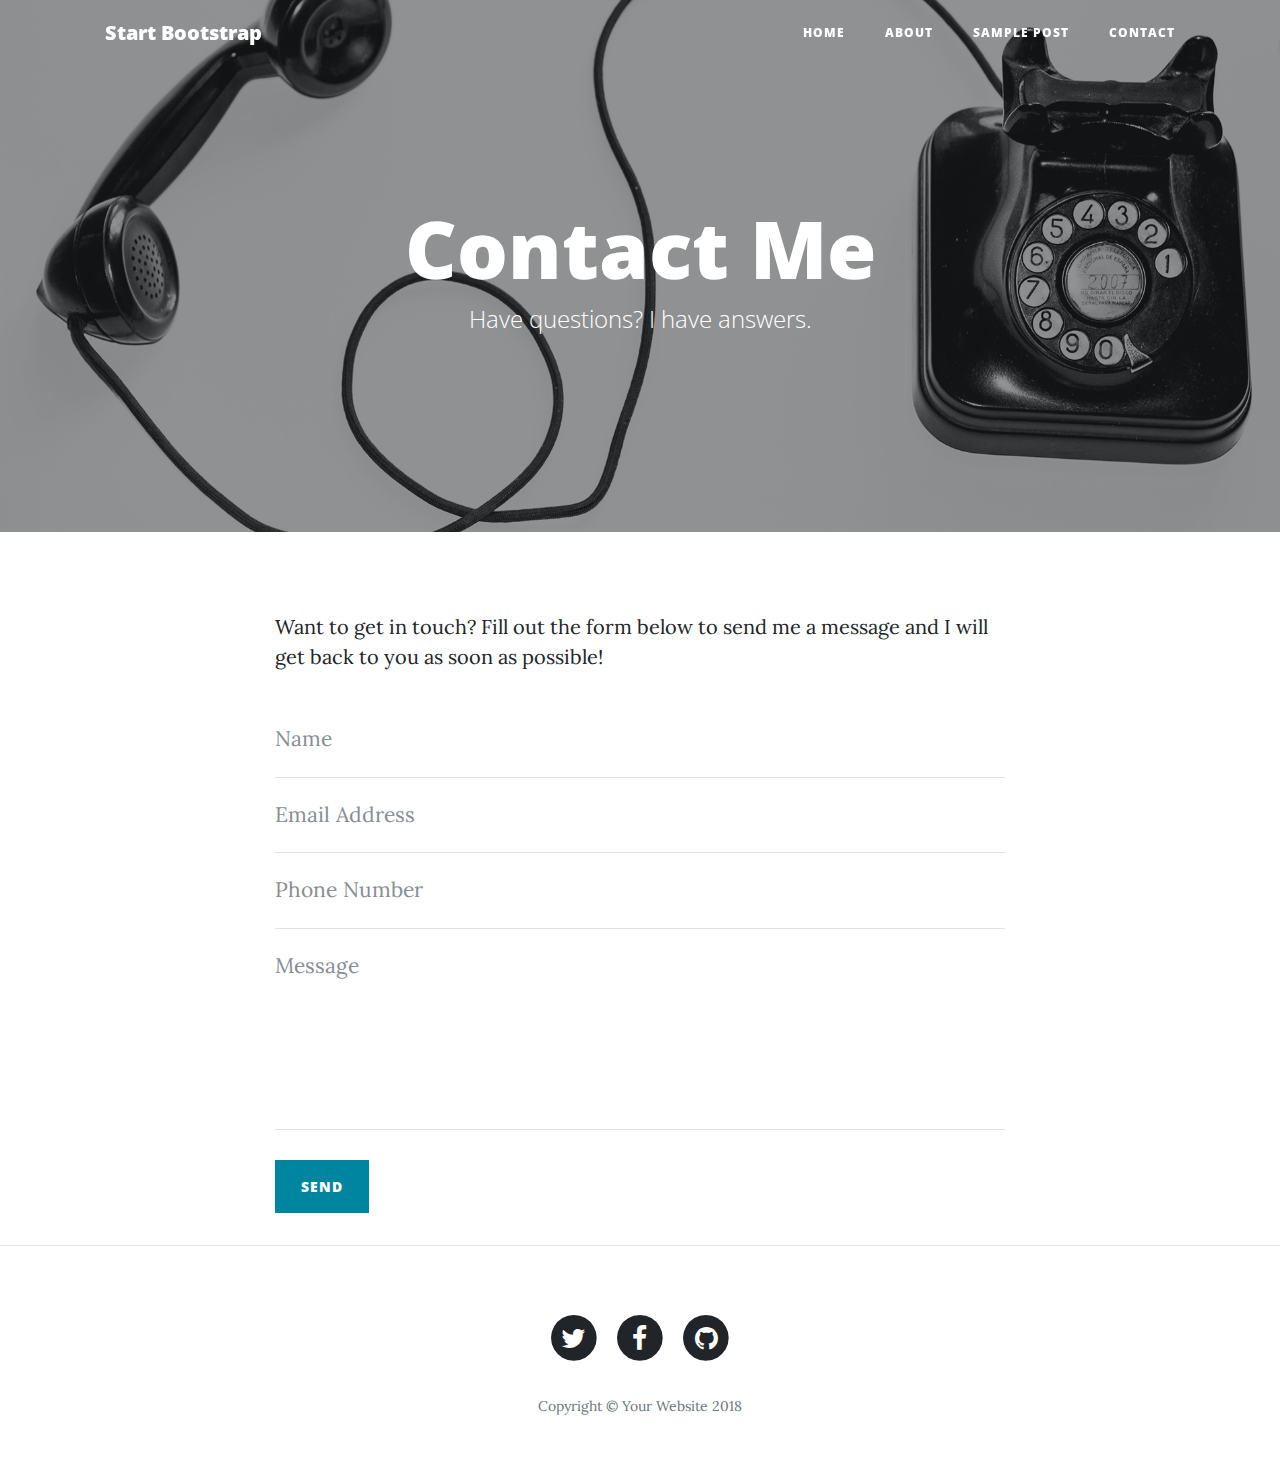
<file: blog/contact.html>
<!DOCTYPE html>
<html lang="en">

  <head>

    <meta charset="utf-8">
    <meta name="viewport" content="width=device-width, initial-scale=1, shrink-to-fit=no">
    <meta name="description" content="">
    <meta name="author" content="">

    <title>Clean Blog - Start Bootstrap Theme</title>

    <!-- Bootstrap core CSS -->
    <link href="vendor/bootstrap/css/bootstrap.min.css" rel="stylesheet">

    <!-- Custom fonts for this template -->
    <link href="vendor/font-awesome/css/font-awesome.min.css" rel="stylesheet" type="text/css">
    <link href='https://fonts.googleapis.com/css?family=Lora:400,700,400italic,700italic' rel='stylesheet' type='text/css'>
    <link href='https://fonts.googleapis.com/css?family=Open+Sans:300italic,400italic,600italic,700italic,800italic,400,300,600,700,800' rel='stylesheet' type='text/css'>

    <!-- Custom styles for this template -->
    <link href="css/clean-blog.min.css" rel="stylesheet">

  </head>

  <body>

    <!-- Navigation -->
    <nav class="navbar navbar-expand-lg navbar-light fixed-top" id="mainNav">
      <div class="container">
        <a class="navbar-brand" href="index.html">Start Bootstrap</a>
        <button class="navbar-toggler navbar-toggler-right" type="button" data-toggle="collapse" data-target="#navbarResponsive" aria-controls="navbarResponsive" aria-expanded="false" aria-label="Toggle navigation">
          Menu
          <i class="fa fa-bars"></i>
        </button>
        <div class="collapse navbar-collapse" id="navbarResponsive">
          <ul class="navbar-nav ml-auto">
            <li class="nav-item">
              <a class="nav-link" href="index.html">Home</a>
            </li>
            <li class="nav-item">
              <a class="nav-link" href="about.html">About</a>
            </li>
            <li class="nav-item">
              <a class="nav-link" href="post.html">Sample Post</a>
            </li>
            <li class="nav-item">
              <a class="nav-link" href="contact.html">Contact</a>
            </li>
          </ul>
        </div>
      </div>
    </nav>

    <!-- Page Header -->
    <header class="masthead" style="background-image: url('img/contact-bg.jpg')">
      <div class="overlay"></div>
      <div class="container">
        <div class="row">
          <div class="col-lg-8 col-md-10 mx-auto">
            <div class="page-heading">
              <h1>Contact Me</h1>
              <span class="subheading">Have questions? I have answers.</span>
            </div>
          </div>
        </div>
      </div>
    </header>

    <!-- Main Content -->
    <div class="container">
      <div class="row">
        <div class="col-lg-8 col-md-10 mx-auto">
          <p>Want to get in touch? Fill out the form below to send me a message and I will get back to you as soon as possible!</p>
          <!-- Contact Form - Enter your email address on line 19 of the mail/contact_me.php file to make this form work. -->
          <!-- WARNING: Some web hosts do not allow emails to be sent through forms to common mail hosts like Gmail or Yahoo. It's recommended that you use a private domain email address! -->
          <!-- To use the contact form, your site must be on a live web host with PHP! The form will not work locally! -->
          <form name="sentMessage" id="contactForm" novalidate>
            <div class="control-group">
              <div class="form-group floating-label-form-group controls">
                <label>Name</label>
                <input type="text" class="form-control" placeholder="Name" id="name" required data-validation-required-message="Please enter your name.">
                <p class="help-block text-danger"></p>
              </div>
            </div>
            <div class="control-group">
              <div class="form-group floating-label-form-group controls">
                <label>Email Address</label>
                <input type="email" class="form-control" placeholder="Email Address" id="email" required data-validation-required-message="Please enter your email address.">
                <p class="help-block text-danger"></p>
              </div>
            </div>
            <div class="control-group">
              <div class="form-group col-xs-12 floating-label-form-group controls">
                <label>Phone Number</label>
                <input type="tel" class="form-control" placeholder="Phone Number" id="phone" required data-validation-required-message="Please enter your phone number.">
                <p class="help-block text-danger"></p>
              </div>
            </div>
            <div class="control-group">
              <div class="form-group floating-label-form-group controls">
                <label>Message</label>
                <textarea rows="5" class="form-control" placeholder="Message" id="message" required data-validation-required-message="Please enter a message."></textarea>
                <p class="help-block text-danger"></p>
              </div>
            </div>
            <br>
            <div id="success"></div>
            <div class="form-group">
              <button type="submit" class="btn btn-primary" id="sendMessageButton">Send</button>
            </div>
          </form>
        </div>
      </div>
    </div>

    <hr>

    <!-- Footer -->
    <footer>
      <div class="container">
        <div class="row">
          <div class="col-lg-8 col-md-10 mx-auto">
            <ul class="list-inline text-center">
              <li class="list-inline-item">
                <a href="#">
                  <span class="fa-stack fa-lg">
                    <i class="fa fa-circle fa-stack-2x"></i>
                    <i class="fa fa-twitter fa-stack-1x fa-inverse"></i>
                  </span>
                </a>
              </li>
              <li class="list-inline-item">
                <a href="#">
                  <span class="fa-stack fa-lg">
                    <i class="fa fa-circle fa-stack-2x"></i>
                    <i class="fa fa-facebook fa-stack-1x fa-inverse"></i>
                  </span>
                </a>
              </li>
              <li class="list-inline-item">
                <a href="#">
                  <span class="fa-stack fa-lg">
                    <i class="fa fa-circle fa-stack-2x"></i>
                    <i class="fa fa-github fa-stack-1x fa-inverse"></i>
                  </span>
                </a>
              </li>
            </ul>
            <p class="copyright text-muted">Copyright &copy; Your Website 2018</p>
          </div>
        </div>
      </div>
    </footer>

    <!-- Bootstrap core JavaScript -->
    <script src="vendor/jquery/jquery.min.js"></script>
    <script src="vendor/bootstrap/js/bootstrap.bundle.min.js"></script>

    <!-- Contact Form JavaScript -->
    <script src="js/jqBootstrapValidation.js"></script>
    <script src="js/contact_me.js"></script>

    <!-- Custom scripts for this template -->
    <script src="js/clean-blog.min.js"></script>

  </body>

</html>
</file>
<file: vendors/iconfonts/flag-icon-css/assets/docs.css>
body {
  font-weight: 300;
  -webkit-font-smoothing: antialiased;
}
h1,
h2,
h3,
h4,
h5,
h6 {
  font-weight: 300;
}
.flag-wrapper {
  width: 100%;
  display: inline-block;
  position: relative;
  box-shadow: 0 0 2px black;
  overflow: hidden;
  margin-bottom: 20px;
}
.flag-wrapper:after {
  padding-top: 75%;
  /* ratio */
  display: block;
  content: '';
}
.flag-wrapper .flag {
  position: absolute;
  top: 0;
  bottom: 0;
  right: 0;
  left: 0;
  width: 100%;
  height: 100%;
  background-size: cover;
}
.no-wrap {
  white-space: nowrap;
  margin-bottom: 8px;
  overflow: hidden;
}
.all-flags .flag-icon-background {
  cursor: pointer;
}
.jumbotron {
  position: relative;
  font-size: 16px;
  color: #fff;
  color: rgba(255, 255, 255, 0.75);
  text-align: center;
  border-radius: 0;
  padding-bottom: 80px;
  background: linear-gradient(to right, #0d6632, #f4c01a);
}
.jumbotron h1 {
  margin-bottom: 15px;
  font-weight: 300;
  letter-spacing: -1px;
  color: #fff;
}
.jumbotron iframe {
  width: 100px!important;
  height: 20px!important;
  border: none;
  overflow: hidden;
  margin: 2px;
}
.jumbotron p a,
.jumbotron .jumbotron-links a {
  font-weight: 500;
  color: #fff;
}
.jumbotron .jumbotron-links {
  margin-top: 15px;
  margin-bottom: 0;
  padding-left: 0;
  list-style: none;
  font-size: 14px;
}
.jumbotron .jumbotron-links li {
  display: inline;
}
.jumbotron .jumbotron-links li + li {
  margin-left: 20px;
}
.jumbotron .bottom {
  position: absolute;
  bottom: 0;
  left: 0;
  right: 0;
  padding: 18px;
  background-color: rgba(0, 0, 0, 0.2);
}
.btn-outline {
  margin-top: 15px;
  margin-bottom: 15px;
  padding: 18px 24px;
  font-size: inherit;
  font-weight: 500;
  color: #fff;
  /* redeclare to override the `.jumbotron a` */
  background-color: transparent;
  border-color: #fff;
  border-color: rgba(255, 255, 255, 0.5);
  transition: all 0.1s ease-in-out;
}
.btn-outline:hover,
.btn-outline:active {
  color: #0d6632;
  background-color: #fff;
  border-color: #fff;
}
.how-to {
  padding: 20px;
}
.how-to h2 {
  text-align: center;
}
.how-to li {
  font-size: 21px;
  line-height: 1.7;
  margin-top: 20px;
}
.how-to li p {
  font-size: 16px;
  color: #555;
}
.how-to code {
  font-size: 85%;
  word-wrap: break-word;
  white-space: normal;
}
footer {
  text-align: center;
  opacity: .8;
  padding: 50px;
  background: linear-gradient(to right, #f4c01a, #0d6632);
}
footer a {
  color: #fff;
}
footer a:hover {
  color: #fff;
}
.links {
  margin: 0;
  list-style: none;
  padding-left: 0;
}
.links li {
  display: inline;
  padding: 0 10px;
}
</file>
<file: vendors/iconfonts/flag-icon-css/css/flag-icon.css>
.flag-icon-background {
  background-size: contain;
  background-position: 50%;
  background-repeat: no-repeat;
}
.flag-icon {
  background-size: contain;
  background-position: 50%;
  background-repeat: no-repeat;
  position: relative;
  display: inline-block;
  width: 1.33333333em;
  line-height: 1em;
}
.flag-icon:before {
  content: "\00a0";
}
.flag-icon.flag-icon-squared {
  width: 1em;
}
.flag-icon-ad {
  background-image: url(../flags/4x3/ad.svg);
}
.flag-icon-ad.flag-icon-squared {
  background-image: url(../flags/1x1/ad.svg);
}
.flag-icon-ae {
  background-image: url(../flags/4x3/ae.svg);
}
.flag-icon-ae.flag-icon-squared {
  background-image: url(../flags/1x1/ae.svg);
}
.flag-icon-af {
  background-image: url(../flags/4x3/af.svg);
}
.flag-icon-af.flag-icon-squared {
  background-image: url(../flags/1x1/af.svg);
}
.flag-icon-ag {
  background-image: url(../flags/4x3/ag.svg);
}
.flag-icon-ag.flag-icon-squared {
  background-image: url(../flags/1x1/ag.svg);
}
.flag-icon-ai {
  background-image: url(../flags/4x3/ai.svg);
}
.flag-icon-ai.flag-icon-squared {
  background-image: url(../flags/1x1/ai.svg);
}
.flag-icon-al {
  background-image: url(../flags/4x3/al.svg);
}
.flag-icon-al.flag-icon-squared {
  background-image: url(../flags/1x1/al.svg);
}
.flag-icon-am {
  background-image: url(../flags/4x3/am.svg);
}
.flag-icon-am.flag-icon-squared {
  background-image: url(../flags/1x1/am.svg);
}
.flag-icon-ao {
  background-image: url(../flags/4x3/ao.svg);
}
.flag-icon-ao.flag-icon-squared {
  background-image: url(../flags/1x1/ao.svg);
}
.flag-icon-aq {
  background-image: url(../flags/4x3/aq.svg);
}
.flag-icon-aq.flag-icon-squared {
  background-image: url(../flags/1x1/aq.svg);
}
.flag-icon-ar {
  background-image: url(../flags/4x3/ar.svg);
}
.flag-icon-ar.flag-icon-squared {
  background-image: url(../flags/1x1/ar.svg);
}
.flag-icon-as {
  background-image: url(../flags/4x3/as.svg);
}
.flag-icon-as.flag-icon-squared {
  background-image: url(../flags/1x1/as.svg);
}
.flag-icon-at {
  background-image: url(../flags/4x3/at.svg);
}
.flag-icon-at.flag-icon-squared {
  background-image: url(../flags/1x1/at.svg);
}
.flag-icon-au {
  background-image: url(../flags/4x3/au.svg);
}
.flag-icon-au.flag-icon-squared {
  background-image: url(../flags/1x1/au.svg);
}
.flag-icon-aw {
  background-image: url(../flags/4x3/aw.svg);
}
.flag-icon-aw.flag-icon-squared {
  background-image: url(../flags/1x1/aw.svg);
}
.flag-icon-ax {
  background-image: url(../flags/4x3/ax.svg);
}
.flag-icon-ax.flag-icon-squared {
  background-image: url(../flags/1x1/ax.svg);
}
.flag-icon-az {
  background-image: url(../flags/4x3/az.svg);
}
.flag-icon-az.flag-icon-squared {
  background-image: url(../flags/1x1/az.svg);
}
.flag-icon-ba {
  background-image: url(../flags/4x3/ba.svg);
}
.flag-icon-ba.flag-icon-squared {
  background-image: url(../flags/1x1/ba.svg);
}
.flag-icon-bb {
  background-image: url(../flags/4x3/bb.svg);
}
.flag-icon-bb.flag-icon-squared {
  background-image: url(../flags/1x1/bb.svg);
}
.flag-icon-bd {
  background-image: url(../flags/4x3/bd.svg);
}
.flag-icon-bd.flag-icon-squared {
  background-image: url(../flags/1x1/bd.svg);
}
.flag-icon-be {
  background-image: url(../flags/4x3/be.svg);
}
.flag-icon-be.flag-icon-squared {
  background-image: url(../flags/1x1/be.svg);
}
.flag-icon-bf {
  background-image: url(../flags/4x3/bf.svg);
}
.flag-icon-bf.flag-icon-squared {
  background-image: url(../flags/1x1/bf.svg);
}
.flag-icon-bg {
  background-image: url(../flags/4x3/bg.svg);
}
.flag-icon-bg.flag-icon-squared {
  background-image: url(../flags/1x1/bg.svg);
}
.flag-icon-bh {
  background-image: url(../flags/4x3/bh.svg);
}
.flag-icon-bh.flag-icon-squared {
  background-image: url(../flags/1x1/bh.svg);
}
.flag-icon-bi {
  background-image: url(../flags/4x3/bi.svg);
}
.flag-icon-bi.flag-icon-squared {
  background-image: url(../flags/1x1/bi.svg);
}
.flag-icon-bj {
  background-image: url(../flags/4x3/bj.svg);
}
.flag-icon-bj.flag-icon-squared {
  background-image: url(../flags/1x1/bj.svg);
}
.flag-icon-bl {
  background-image: url(../flags/4x3/bl.svg);
}
.flag-icon-bl.flag-icon-squared {
  background-image: url(../flags/1x1/bl.svg);
}
.flag-icon-bm {
  background-image: url(../flags/4x3/bm.svg);
}
.flag-icon-bm.flag-icon-squared {
  background-image: url(../flags/1x1/bm.svg);
}
.flag-icon-bn {
  background-image: url(../flags/4x3/bn.svg);
}
.flag-icon-bn.flag-icon-squared {
  background-image: url(../flags/1x1/bn.svg);
}
.flag-icon-bo {
  background-image: url(../flags/4x3/bo.svg);
}
.flag-icon-bo.flag-icon-squared {
  background-image: url(../flags/1x1/bo.svg);
}
.flag-icon-bq {
  background-image: url(../flags/4x3/bq.svg);
}
.flag-icon-bq.flag-icon-squared {
  background-image: url(../flags/1x1/bq.svg);
}
.flag-icon-br {
  background-image: url(../flags/4x3/br.svg);
}
.flag-icon-br.flag-icon-squared {
  background-image: url(../flags/1x1/br.svg);
}
.flag-icon-bs {
  background-image: url(../flags/4x3/bs.svg);
}
.flag-icon-bs.flag-icon-squared {
  background-image: url(../flags/1x1/bs.svg);
}
.flag-icon-bt {
  background-image: url(../flags/4x3/bt.svg);
}
.flag-icon-bt.flag-icon-squared {
  background-image: url(../flags/1x1/bt.svg);
}
.flag-icon-bv {
  background-image: url(../flags/4x3/bv.svg);
}
.flag-icon-bv.flag-icon-squared {
  background-image: url(../flags/1x1/bv.svg);
}
.flag-icon-bw {
  background-image: url(../flags/4x3/bw.svg);
}
.flag-icon-bw.flag-icon-squared {
  background-image: url(../flags/1x1/bw.svg);
}
.flag-icon-by {
  background-image: url(../flags/4x3/by.svg);
}
.flag-icon-by.flag-icon-squared {
  background-image: url(../flags/1x1/by.svg);
}
.flag-icon-bz {
  background-image: url(../flags/4x3/bz.svg);
}
.flag-icon-bz.flag-icon-squared {
  background-image: url(../flags/1x1/bz.svg);
}
.flag-icon-ca {
  background-image: url(../flags/4x3/ca.svg);
}
.flag-icon-ca.flag-icon-squared {
  background-image: url(../flags/1x1/ca.svg);
}
.flag-icon-cc {
  background-image: url(../flags/4x3/cc.svg);
}
.flag-icon-cc.flag-icon-squared {
  background-image: url(../flags/1x1/cc.svg);
}
.flag-icon-cd {
  background-image: url(../flags/4x3/cd.svg);
}
.flag-icon-cd.flag-icon-squared {
  background-image: url(../flags/1x1/cd.svg);
}
.flag-icon-cf {
  background-image: url(../flags/4x3/cf.svg);
}
.flag-icon-cf.flag-icon-squared {
  background-image: url(../flags/1x1/cf.svg);
}
.flag-icon-cg {
  background-image: url(../flags/4x3/cg.svg);
}
.flag-icon-cg.flag-icon-squared {
  background-image: url(../flags/1x1/cg.svg);
}
.flag-icon-ch {
  background-image: url(../flags/4x3/ch.svg);
}
.flag-icon-ch.flag-icon-squared {
  background-image: url(../flags/1x1/ch.svg);
}
.flag-icon-ci {
  background-image: url(../flags/4x3/ci.svg);
}
.flag-icon-ci.flag-icon-squared {
  background-image: url(../flags/1x1/ci.svg);
}
.flag-icon-ck {
  background-image: url(../flags/4x3/ck.svg);
}
.flag-icon-ck.flag-icon-squared {
  background-image: url(../flags/1x1/ck.svg);
}
.flag-icon-cl {
  background-image: url(../flags/4x3/cl.svg);
}
.flag-icon-cl.flag-icon-squared {
  background-image: url(../flags/1x1/cl.svg);
}
.flag-icon-cm {
  background-image: url(../flags/4x3/cm.svg);
}
.flag-icon-cm.flag-icon-squared {
  background-image: url(../flags/1x1/cm.svg);
}
.flag-icon-cn {
  background-image: url(../flags/4x3/cn.svg);
}
.flag-icon-cn.flag-icon-squared {
  background-image: url(../flags/1x1/cn.svg);
}
.flag-icon-co {
  background-image: url(../flags/4x3/co.svg);
}
.flag-icon-co.flag-icon-squared {
  background-image: url(../flags/1x1/co.svg);
}
.flag-icon-cr {
  background-image: url(../flags/4x3/cr.svg);
}
.flag-icon-cr.flag-icon-squared {
  background-image: url(../flags/1x1/cr.svg);
}
.flag-icon-cu {
  background-image: url(../flags/4x3/cu.svg);
}
.flag-icon-cu.flag-icon-squared {
  background-image: url(../flags/1x1/cu.svg);
}
.flag-icon-cv {
  background-image: url(../flags/4x3/cv.svg);
}
.flag-icon-cv.flag-icon-squared {
  background-image: url(../flags/1x1/cv.svg);
}
.flag-icon-cw {
  background-image: url(../flags/4x3/cw.svg);
}
.flag-icon-cw.flag-icon-squared {
  background-image: url(../flags/1x1/cw.svg);
}
.flag-icon-cx {
  background-image: url(../flags/4x3/cx.svg);
}
.flag-icon-cx.flag-icon-squared {
  background-image: url(../flags/1x1/cx.svg);
}
.flag-icon-cy {
  background-image: url(../flags/4x3/cy.svg);
}
.flag-icon-cy.flag-icon-squared {
  background-image: url(../flags/1x1/cy.svg);
}
.flag-icon-cz {
  background-image: url(../flags/4x3/cz.svg);
}
.flag-icon-cz.flag-icon-squared {
  background-image: url(../flags/1x1/cz.svg);
}
.flag-icon-de {
  background-image: url(../flags/4x3/de.svg);
}
.flag-icon-de.flag-icon-squared {
  background-image: url(../flags/1x1/de.svg);
}
.flag-icon-dj {
  background-image: url(../flags/4x3/dj.svg);
}
.flag-icon-dj.flag-icon-squared {
  background-image: url(../flags/1x1/dj.svg);
}
.flag-icon-dk {
  background-image: url(../flags/4x3/dk.svg);
}
.flag-icon-dk.flag-icon-squared {
  background-image: url(../flags/1x1/dk.svg);
}
.flag-icon-dm {
  background-image: url(../flags/4x3/dm.svg);
}
.flag-icon-dm.flag-icon-squared {
  background-image: url(../flags/1x1/dm.svg);
}
.flag-icon-do {
  background-image: url(../flags/4x3/do.svg);
}
.flag-icon-do.flag-icon-squared {
  background-image: url(../flags/1x1/do.svg);
}
.flag-icon-dz {
  background-image: url(../flags/4x3/dz.svg);
}
.flag-icon-dz.flag-icon-squared {
  background-image: url(../flags/1x1/dz.svg);
}
.flag-icon-ec {
  background-image: url(../flags/4x3/ec.svg);
}
.flag-icon-ec.flag-icon-squared {
  background-image: url(../flags/1x1/ec.svg);
}
.flag-icon-ee {
  background-image: url(../flags/4x3/ee.svg);
}
.flag-icon-ee.flag-icon-squared {
  background-image: url(../flags/1x1/ee.svg);
}
.flag-icon-eg {
  background-image: url(../flags/4x3/eg.svg);
}
.flag-icon-eg.flag-icon-squared {
  background-image: url(../flags/1x1/eg.svg);
}
.flag-icon-eh {
  background-image: url(../flags/4x3/eh.svg);
}
.flag-icon-eh.flag-icon-squared {
  background-image: url(../flags/1x1/eh.svg);
}
.flag-icon-er {
  background-image: url(../flags/4x3/er.svg);
}
.flag-icon-er.flag-icon-squared {
  background-image: url(../flags/1x1/er.svg);
}
.flag-icon-es {
  background-image: url(../flags/4x3/es.svg);
}
.flag-icon-es.flag-icon-squared {
  background-image: url(../flags/1x1/es.svg);
}
.flag-icon-et {
  background-image: url(../flags/4x3/et.svg);
}
.flag-icon-et.flag-icon-squared {
  background-image: url(../flags/1x1/et.svg);
}
.flag-icon-fi {
  background-image: url(../flags/4x3/fi.svg);
}
.flag-icon-fi.flag-icon-squared {
  background-image: url(../flags/1x1/fi.svg);
}
.flag-icon-fj {
  background-image: url(../flags/4x3/fj.svg);
}
.flag-icon-fj.flag-icon-squared {
  background-image: url(../flags/1x1/fj.svg);
}
.flag-icon-fk {
  background-image: url(../flags/4x3/fk.svg);
}
.flag-icon-fk.flag-icon-squared {
  background-image: url(../flags/1x1/fk.svg);
}
.flag-icon-fm {
  background-image: url(../flags/4x3/fm.svg);
}
.flag-icon-fm.flag-icon-squared {
  background-image: url(../flags/1x1/fm.svg);
}
.flag-icon-fo {
  background-image: url(../flags/4x3/fo.svg);
}
.flag-icon-fo.flag-icon-squared {
  background-image: url(../flags/1x1/fo.svg);
}
.flag-icon-fr {
  background-image: url(../flags/4x3/fr.svg);
}
.flag-icon-fr.flag-icon-squared {
  background-image: url(../flags/1x1/fr.svg);
}
.flag-icon-ga {
  background-image: url(../flags/4x3/ga.svg);
}
.flag-icon-ga.flag-icon-squared {
  background-image: url(../flags/1x1/ga.svg);
}
.flag-icon-gb {
  background-image: url(../flags/4x3/gb.svg);
}
.flag-icon-gb.flag-icon-squared {
  background-image: url(../flags/1x1/gb.svg);
}
.flag-icon-gd {
  background-image: url(../flags/4x3/gd.svg);
}
.flag-icon-gd.flag-icon-squared {
  background-image: url(../flags/1x1/gd.svg);
}
.flag-icon-ge {
  background-image: url(../flags/4x3/ge.svg);
}
.flag-icon-ge.flag-icon-squared {
  background-image: url(../flags/1x1/ge.svg);
}
.flag-icon-gf {
  background-image: url(../flags/4x3/gf.svg);
}
.flag-icon-gf.flag-icon-squared {
  background-image: url(../flags/1x1/gf.svg);
}
.flag-icon-gg {
  background-image: url(../flags/4x3/gg.svg);
}
.flag-icon-gg.flag-icon-squared {
  background-image: url(../flags/1x1/gg.svg);
}
.flag-icon-gh {
  background-image: url(../flags/4x3/gh.svg);
}
.flag-icon-gh.flag-icon-squared {
  background-image: url(../flags/1x1/gh.svg);
}
.flag-icon-gi {
  background-image: url(../flags/4x3/gi.svg);
}
.flag-icon-gi.flag-icon-squared {
  background-image: url(../flags/1x1/gi.svg);
}
.flag-icon-gl {
  background-image: url(../flags/4x3/gl.svg);
}
.flag-icon-gl.flag-icon-squared {
  background-image: url(../flags/1x1/gl.svg);
}
.flag-icon-gm {
  background-image: url(../flags/4x3/gm.svg);
}
.flag-icon-gm.flag-icon-squared {
  background-image: url(../flags/1x1/gm.svg);
}
.flag-icon-gn {
  background-image: url(../flags/4x3/gn.svg);
}
.flag-icon-gn.flag-icon-squared {
  background-image: url(../flags/1x1/gn.svg);
}
.flag-icon-gp {
  background-image: url(../flags/4x3/gp.svg);
}
.flag-icon-gp.flag-icon-squared {
  background-image: url(../flags/1x1/gp.svg);
}
.flag-icon-gq {
  background-image: url(../flags/4x3/gq.svg);
}
.flag-icon-gq.flag-icon-squared {
  background-image: url(../flags/1x1/gq.svg);
}
.flag-icon-gr {
  background-image: url(../flags/4x3/gr.svg);
}
.flag-icon-gr.flag-icon-squared {
  background-image: url(../flags/1x1/gr.svg);
}
.flag-icon-gs {
  background-image: url(../flags/4x3/gs.svg);
}
.flag-icon-gs.flag-icon-squared {
  background-image: url(../flags/1x1/gs.svg);
}
.flag-icon-gt {
  background-image: url(../flags/4x3/gt.svg);
}
.flag-icon-gt.flag-icon-squared {
  background-image: url(../flags/1x1/gt.svg);
}
.flag-icon-gu {
  background-image: url(../flags/4x3/gu.svg);
}
.flag-icon-gu.flag-icon-squared {
  background-image: url(../flags/1x1/gu.svg);
}
.flag-icon-gw {
  background-image: url(../flags/4x3/gw.svg);
}
.flag-icon-gw.flag-icon-squared {
  background-image: url(../flags/1x1/gw.svg);
}
.flag-icon-gy {
  background-image: url(../flags/4x3/gy.svg);
}
.flag-icon-gy.flag-icon-squared {
  background-image: url(../flags/1x1/gy.svg);
}
.flag-icon-hk {
  background-image: url(../flags/4x3/hk.svg);
}
.flag-icon-hk.flag-icon-squared {
  background-image: url(../flags/1x1/hk.svg);
}
.flag-icon-hm {
  background-image: url(../flags/4x3/hm.svg);
}
.flag-icon-hm.flag-icon-squared {
  background-image: url(../flags/1x1/hm.svg);
}
.flag-icon-hn {
  background-image: url(../flags/4x3/hn.svg);
}
.flag-icon-hn.flag-icon-squared {
  background-image: url(../flags/1x1/hn.svg);
}
.flag-icon-hr {
  background-image: url(../flags/4x3/hr.svg);
}
.flag-icon-hr.flag-icon-squared {
  background-image: url(../flags/1x1/hr.svg);
}
.flag-icon-ht {
  background-image: url(../flags/4x3/ht.svg);
}
.flag-icon-ht.flag-icon-squared {
  background-image: url(../flags/1x1/ht.svg);
}
.flag-icon-hu {
  background-image: url(../flags/4x3/hu.svg);
}
.flag-icon-hu.flag-icon-squared {
  background-image: url(../flags/1x1/hu.svg);
}
.flag-icon-id {
  background-image: url(../flags/4x3/id.svg);
}
.flag-icon-id.flag-icon-squared {
  background-image: url(../flags/1x1/id.svg);
}
.flag-icon-ie {
  background-image: url(../flags/4x3/ie.svg);
}
.flag-icon-ie.flag-icon-squared {
  background-image: url(../flags/1x1/ie.svg);
}
.flag-icon-il {
  background-image: url(../flags/4x3/il.svg);
}
.flag-icon-il.flag-icon-squared {
  background-image: url(../flags/1x1/il.svg);
}
.flag-icon-im {
  background-image: url(../flags/4x3/im.svg);
}
.flag-icon-im.flag-icon-squared {
  background-image: url(../flags/1x1/im.svg);
}
.flag-icon-in {
  background-image: url(../flags/4x3/in.svg);
}
.flag-icon-in.flag-icon-squared {
  background-image: url(../flags/1x1/in.svg);
}
.flag-icon-io {
  background-image: url(../flags/4x3/io.svg);
}
.flag-icon-io.flag-icon-squared {
  background-image: url(../flags/1x1/io.svg);
}
.flag-icon-iq {
  background-image: url(../flags/4x3/iq.svg);
}
.flag-icon-iq.flag-icon-squared {
  background-image: url(../flags/1x1/iq.svg);
}
.flag-icon-ir {
  background-image: url(../flags/4x3/ir.svg);
}
.flag-icon-ir.flag-icon-squared {
  background-image: url(../flags/1x1/ir.svg);
}
.flag-icon-is {
  background-image: url(../flags/4x3/is.svg);
}
.flag-icon-is.flag-icon-squared {
  background-image: url(../flags/1x1/is.svg);
}
.flag-icon-it {
  background-image: url(../flags/4x3/it.svg);
}
.flag-icon-it.flag-icon-squared {
  background-image: url(../flags/1x1/it.svg);
}
.flag-icon-je {
  background-image: url(../flags/4x3/je.svg);
}
.flag-icon-je.flag-icon-squared {
  background-image: url(../flags/1x1/je.svg);
}
.flag-icon-jm {
  background-image: url(../flags/4x3/jm.svg);
}
.flag-icon-jm.flag-icon-squared {
  background-image: url(../flags/1x1/jm.svg);
}
.flag-icon-jo {
  background-image: url(../flags/4x3/jo.svg);
}
.flag-icon-jo.flag-icon-squared {
  background-image: url(../flags/1x1/jo.svg);
}
.flag-icon-jp {
  background-image: url(../flags/4x3/jp.svg);
}
.flag-icon-jp.flag-icon-squared {
  background-image: url(../flags/1x1/jp.svg);
}
.flag-icon-ke {
  background-image: url(../flags/4x3/ke.svg);
}
.flag-icon-ke.flag-icon-squared {
  background-image: url(../flags/1x1/ke.svg);
}
.flag-icon-kg {
  background-image: url(../flags/4x3/kg.svg);
}
.flag-icon-kg.flag-icon-squared {
  background-image: url(../flags/1x1/kg.svg);
}
.flag-icon-kh {
  background-image: url(../flags/4x3/kh.svg);
}
.flag-icon-kh.flag-icon-squared {
  background-image: url(../flags/1x1/kh.svg);
}
.flag-icon-ki {
  background-image: url(../flags/4x3/ki.svg);
}
.flag-icon-ki.flag-icon-squared {
  background-image: url(../flags/1x1/ki.svg);
}
.flag-icon-km {
  background-image: url(../flags/4x3/km.svg);
}
.flag-icon-km.flag-icon-squared {
  background-image: url(../flags/1x1/km.svg);
}
.flag-icon-kn {
  background-image: url(../flags/4x3/kn.svg);
}
.flag-icon-kn.flag-icon-squared {
  background-image: url(../flags/1x1/kn.svg);
}
.flag-icon-kp {
  background-image: url(../flags/4x3/kp.svg);
}
.flag-icon-kp.flag-icon-squared {
  background-image: url(../flags/1x1/kp.svg);
}
.flag-icon-kr {
  background-image: url(../flags/4x3/kr.svg);
}
.flag-icon-kr.flag-icon-squared {
  background-image: url(../flags/1x1/kr.svg);
}
.flag-icon-kw {
  background-image: url(../flags/4x3/kw.svg);
}
.flag-icon-kw.flag-icon-squared {
  background-image: url(../flags/1x1/kw.svg);
}
.flag-icon-ky {
  background-image: url(../flags/4x3/ky.svg);
}
.flag-icon-ky.flag-icon-squared {
  background-image: url(../flags/1x1/ky.svg);
}
.flag-icon-kz {
  background-image: url(../flags/4x3/kz.svg);
}
.flag-icon-kz.flag-icon-squared {
  background-image: url(../flags/1x1/kz.svg);
}
.flag-icon-la {
  background-image: url(../flags/4x3/la.svg);
}
.flag-icon-la.flag-icon-squared {
  background-image: url(../flags/1x1/la.svg);
}
.flag-icon-lb {
  background-image: url(../flags/4x3/lb.svg);
}
.flag-icon-lb.flag-icon-squared {
  background-image: url(../flags/1x1/lb.svg);
}
.flag-icon-lc {
  background-image: url(../flags/4x3/lc.svg);
}
.flag-icon-lc.flag-icon-squared {
  background-image: url(../flags/1x1/lc.svg);
}
.flag-icon-li {
  background-image: url(../flags/4x3/li.svg);
}
.flag-icon-li.flag-icon-squared {
  background-image: url(../flags/1x1/li.svg);
}
.flag-icon-lk {
  background-image: url(../flags/4x3/lk.svg);
}
.flag-icon-lk.flag-icon-squared {
  background-image: url(../flags/1x1/lk.svg);
}
.flag-icon-lr {
  background-image: url(../flags/4x3/lr.svg);
}
.flag-icon-lr.flag-icon-squared {
  background-image: url(../flags/1x1/lr.svg);
}
.flag-icon-ls {
  background-image: url(../flags/4x3/ls.svg);
}
.flag-icon-ls.flag-icon-squared {
  background-image: url(../flags/1x1/ls.svg);
}
.flag-icon-lt {
  background-image: url(../flags/4x3/lt.svg);
}
.flag-icon-lt.flag-icon-squared {
  background-image: url(../flags/1x1/lt.svg);
}
.flag-icon-lu {
  background-image: url(../flags/4x3/lu.svg);
}
.flag-icon-lu.flag-icon-squared {
  background-image: url(../flags/1x1/lu.svg);
}
.flag-icon-lv {
  background-image: url(../flags/4x3/lv.svg);
}
.flag-icon-lv.flag-icon-squared {
  background-image: url(../flags/1x1/lv.svg);
}
.flag-icon-ly {
  background-image: url(../flags/4x3/ly.svg);
}
.flag-icon-ly.flag-icon-squared {
  background-image: url(../flags/1x1/ly.svg);
}
.flag-icon-ma {
  background-image: url(../flags/4x3/ma.svg);
}
.flag-icon-ma.flag-icon-squared {
  background-image: url(../flags/1x1/ma.svg);
}
.flag-icon-mc {
  background-image: url(../flags/4x3/mc.svg);
}
.flag-icon-mc.flag-icon-squared {
  background-image: url(../flags/1x1/mc.svg);
}
.flag-icon-md {
  background-image: url(../flags/4x3/md.svg);
}
.flag-icon-md.flag-icon-squared {
  background-image: url(../flags/1x1/md.svg);
}
.flag-icon-me {
  background-image: url(../flags/4x3/me.svg);
}
.flag-icon-me.flag-icon-squared {
  background-image: url(../flags/1x1/me.svg);
}
.flag-icon-mf {
  background-image: url(../flags/4x3/mf.svg);
}
.flag-icon-mf.flag-icon-squared {
  background-image: url(../flags/1x1/mf.svg);
}
.flag-icon-mg {
  background-image: url(../flags/4x3/mg.svg);
}
.flag-icon-mg.flag-icon-squared {
  background-image: url(../flags/1x1/mg.svg);
}
.flag-icon-mh {
  background-image: url(../flags/4x3/mh.svg);
}
.flag-icon-mh.flag-icon-squared {
  background-image: url(../flags/1x1/mh.svg);
}
.flag-icon-mk {
  background-image: url(../flags/4x3/mk.svg);
}
.flag-icon-mk.flag-icon-squared {
  background-image: url(../flags/1x1/mk.svg);
}
.flag-icon-ml {
  background-image: url(../flags/4x3/ml.svg);
}
.flag-icon-ml.flag-icon-squared {
  background-image: url(../flags/1x1/ml.svg);
}
.flag-icon-mm {
  background-image: url(../flags/4x3/mm.svg);
}
.flag-icon-mm.flag-icon-squared {
  background-image: url(../flags/1x1/mm.svg);
}
.flag-icon-mn {
  background-image: url(../flags/4x3/mn.svg);
}
.flag-icon-mn.flag-icon-squared {
  background-image: url(../flags/1x1/mn.svg);
}
.flag-icon-mo {
  background-image: url(../flags/4x3/mo.svg);
}
.flag-icon-mo.flag-icon-squared {
  background-image: url(../flags/1x1/mo.svg);
}
.flag-icon-mp {
  background-image: url(../flags/4x3/mp.svg);
}
.flag-icon-mp.flag-icon-squared {
  background-image: url(../flags/1x1/mp.svg);
}
.flag-icon-mq {
  background-image: url(../flags/4x3/mq.svg);
}
.flag-icon-mq.flag-icon-squared {
  background-image: url(../flags/1x1/mq.svg);
}
.flag-icon-mr {
  background-image: url(../flags/4x3/mr.svg);
}
.flag-icon-mr.flag-icon-squared {
  background-image: url(../flags/1x1/mr.svg);
}
.flag-icon-ms {
  background-image: url(../flags/4x3/ms.svg);
}
.flag-icon-ms.flag-icon-squared {
  background-image: url(../flags/1x1/ms.svg);
}
.flag-icon-mt {
  background-image: url(../flags/4x3/mt.svg);
}
.flag-icon-mt.flag-icon-squared {
  background-image: url(../flags/1x1/mt.svg);
}
.flag-icon-mu {
  background-image: url(../flags/4x3/mu.svg);
}
.flag-icon-mu.flag-icon-squared {
  background-image: url(../flags/1x1/mu.svg);
}
.flag-icon-mv {
  background-image: url(../flags/4x3/mv.svg);
}
.flag-icon-mv.flag-icon-squared {
  background-image: url(../flags/1x1/mv.svg);
}
.flag-icon-mw {
  background-image: url(../flags/4x3/mw.svg);
}
.flag-icon-mw.flag-icon-squared {
  background-image: url(../flags/1x1/mw.svg);
}
.flag-icon-mx {
  background-image: url(../flags/4x3/mx.svg);
}
.flag-icon-mx.flag-icon-squared {
  background-image: url(../flags/1x1/mx.svg);
}
.flag-icon-my {
  background-image: url(../flags/4x3/my.svg);
}
.flag-icon-my.flag-icon-squared {
  background-image: url(../flags/1x1/my.svg);
}
.flag-icon-mz {
  background-image: url(../flags/4x3/mz.svg);
}
.flag-icon-mz.flag-icon-squared {
  background-image: url(../flags/1x1/mz.svg);
}
.flag-icon-na {
  background-image: url(../flags/4x3/na.svg);
}
.flag-icon-na.flag-icon-squared {
  background-image: url(../flags/1x1/na.svg);
}
.flag-icon-nc {
  background-image: url(../flags/4x3/nc.svg);
}
.flag-icon-nc.flag-icon-squared {
  background-image: url(../flags/1x1/nc.svg);
}
.flag-icon-ne {
  background-image: url(../flags/4x3/ne.svg);
}
.flag-icon-ne.flag-icon-squared {
  background-image: url(../flags/1x1/ne.svg);
}
.flag-icon-nf {
  background-image: url(../flags/4x3/nf.svg);
}
.flag-icon-nf.flag-icon-squared {
  background-image: url(../flags/1x1/nf.svg);
}
.flag-icon-ng {
  background-image: url(../flags/4x3/ng.svg);
}
.flag-icon-ng.flag-icon-squared {
  background-image: url(../flags/1x1/ng.svg);
}
.flag-icon-ni {
  background-image: url(../flags/4x3/ni.svg);
}
.flag-icon-ni.flag-icon-squared {
  background-image: url(../flags/1x1/ni.svg);
}
.flag-icon-nl {
  background-image: url(../flags/4x3/nl.svg);
}
.flag-icon-nl.flag-icon-squared {
  background-image: url(../flags/1x1/nl.svg);
}
.flag-icon-no {
  background-image: url(../flags/4x3/no.svg);
}
.flag-icon-no.flag-icon-squared {
  background-image: url(../flags/1x1/no.svg);
}
.flag-icon-np {
  background-image: url(../flags/4x3/np.svg);
}
.flag-icon-np.flag-icon-squared {
  background-image: url(../flags/1x1/np.svg);
}
.flag-icon-nr {
  background-image: url(../flags/4x3/nr.svg);
}
.flag-icon-nr.flag-icon-squared {
  background-image: url(../flags/1x1/nr.svg);
}
.flag-icon-nu {
  background-image: url(../flags/4x3/nu.svg);
}
.flag-icon-nu.flag-icon-squared {
  background-image: url(../flags/1x1/nu.svg);
}
.flag-icon-nz {
  background-image: url(../flags/4x3/nz.svg);
}
.flag-icon-nz.flag-icon-squared {
  background-image: url(../flags/1x1/nz.svg);
}
.flag-icon-om {
  background-image: url(../flags/4x3/om.svg);
}
.flag-icon-om.flag-icon-squared {
  background-image: url(../flags/1x1/om.svg);
}
.flag-icon-pa {
  background-image: url(../flags/4x3/pa.svg);
}
.flag-icon-pa.flag-icon-squared {
  background-image: url(../flags/1x1/pa.svg);
}
.flag-icon-pe {
  background-image: url(../flags/4x3/pe.svg);
}
.flag-icon-pe.flag-icon-squared {
  background-image: url(../flags/1x1/pe.svg);
}
.flag-icon-pf {
  background-image: url(../flags/4x3/pf.svg);
}
.flag-icon-pf.flag-icon-squared {
  background-image: url(../flags/1x1/pf.svg);
}
.flag-icon-pg {
  background-image: url(../flags/4x3/pg.svg);
}
.flag-icon-pg.flag-icon-squared {
  background-image: url(../flags/1x1/pg.svg);
}
.flag-icon-ph {
  background-image: url(../flags/4x3/ph.svg);
}
.flag-icon-ph.flag-icon-squared {
  background-image: url(../flags/1x1/ph.svg);
}
.flag-icon-pk {
  background-image: url(../flags/4x3/pk.svg);
}
.flag-icon-pk.flag-icon-squared {
  background-image: url(../flags/1x1/pk.svg);
}
.flag-icon-pl {
  background-image: url(../flags/4x3/pl.svg);
}
.flag-icon-pl.flag-icon-squared {
  background-image: url(../flags/1x1/pl.svg);
}
.flag-icon-pm {
  background-image: url(../flags/4x3/pm.svg);
}
.flag-icon-pm.flag-icon-squared {
  background-image: url(../flags/1x1/pm.svg);
}
.flag-icon-pn {
  background-image: url(../flags/4x3/pn.svg);
}
.flag-icon-pn.flag-icon-squared {
  background-image: url(../flags/1x1/pn.svg);
}
.flag-icon-pr {
  background-image: url(../flags/4x3/pr.svg);
}
.flag-icon-pr.flag-icon-squared {
  background-image: url(../flags/1x1/pr.svg);
}
.flag-icon-ps {
  background-image: url(../flags/4x3/ps.svg);
}
.flag-icon-ps.flag-icon-squared {
  background-image: url(../flags/1x1/ps.svg);
}
.flag-icon-pt {
  background-image: url(../flags/4x3/pt.svg);
}
.flag-icon-pt.flag-icon-squared {
  background-image: url(../flags/1x1/pt.svg);
}
.flag-icon-pw {
  background-image: url(../flags/4x3/pw.svg);
}
.flag-icon-pw.flag-icon-squared {
  background-image: url(../flags/1x1/pw.svg);
}
.flag-icon-py {
  background-image: url(../flags/4x3/py.svg);
}
.flag-icon-py.flag-icon-squared {
  background-image: url(../flags/1x1/py.svg);
}
.flag-icon-qa {
  background-image: url(../flags/4x3/qa.svg);
}
.flag-icon-qa.flag-icon-squared {
  background-image: url(../flags/1x1/qa.svg);
}
.flag-icon-re {
  background-image: url(../flags/4x3/re.svg);
}
.flag-icon-re.flag-icon-squared {
  background-image: url(../flags/1x1/re.svg);
}
.flag-icon-ro {
  background-image: url(../flags/4x3/ro.svg);
}
.flag-icon-ro.flag-icon-squared {
  background-image: url(../flags/1x1/ro.svg);
}
.flag-icon-rs {
  background-image: url(../flags/4x3/rs.svg);
}
.flag-icon-rs.flag-icon-squared {
  background-image: url(../flags/1x1/rs.svg);
}
.flag-icon-ru {
  background-image: url(../flags/4x3/ru.svg);
}
.flag-icon-ru.flag-icon-squared {
  background-image: url(../flags/1x1/ru.svg);
}
.flag-icon-rw {
  background-image: url(../flags/4x3/rw.svg);
}
.flag-icon-rw.flag-icon-squared {
  background-image: url(../flags/1x1/rw.svg);
}
.flag-icon-sa {
  background-image: url(../flags/4x3/sa.svg);
}
.flag-icon-sa.flag-icon-squared {
  background-image: url(../flags/1x1/sa.svg);
}
.flag-icon-sb {
  background-image: url(../flags/4x3/sb.svg);
}
.flag-icon-sb.flag-icon-squared {
  background-image: url(../flags/1x1/sb.svg);
}
.flag-icon-sc {
  background-image: url(../flags/4x3/sc.svg);
}
.flag-icon-sc.flag-icon-squared {
  background-image: url(../flags/1x1/sc.svg);
}
.flag-icon-sd {
  background-image: url(../flags/4x3/sd.svg);
}
.flag-icon-sd.flag-icon-squared {
  background-image: url(../flags/1x1/sd.svg);
}
.flag-icon-se {
  background-image: url(../flags/4x3/se.svg);
}
.flag-icon-se.flag-icon-squared {
  background-image: url(../flags/1x1/se.svg);
}
.flag-icon-sg {
  background-image: url(../flags/4x3/sg.svg);
}
.flag-icon-sg.flag-icon-squared {
  background-image: url(../flags/1x1/sg.svg);
}
.flag-icon-sh {
  background-image: url(../flags/4x3/sh.svg);
}
.flag-icon-sh.flag-icon-squared {
  background-image: url(../flags/1x1/sh.svg);
}
.flag-icon-si {
  background-image: url(../flags/4x3/si.svg);
}
.flag-icon-si.flag-icon-squared {
  background-image: url(../flags/1x1/si.svg);
}
.flag-icon-sj {
  background-image: url(../flags/4x3/sj.svg);
}
.flag-icon-sj.flag-icon-squared {
  background-image: url(../flags/1x1/sj.svg);
}
.flag-icon-sk {
  background-image: url(../flags/4x3/sk.svg);
}
.flag-icon-sk.flag-icon-squared {
  background-image: url(../flags/1x1/sk.svg);
}
.flag-icon-sl {
  background-image: url(../flags/4x3/sl.svg);
}
.flag-icon-sl.flag-icon-squared {
  background-image: url(../flags/1x1/sl.svg);
}
.flag-icon-sm {
  background-image: url(../flags/4x3/sm.svg);
}
.flag-icon-sm.flag-icon-squared {
  background-image: url(../flags/1x1/sm.svg);
}
.flag-icon-sn {
  background-image: url(../flags/4x3/sn.svg);
}
.flag-icon-sn.flag-icon-squared {
  background-image: url(../flags/1x1/sn.svg);
}
.flag-icon-so {
  background-image: url(../flags/4x3/so.svg);
}
.flag-icon-so.flag-icon-squared {
  background-image: url(../flags/1x1/so.svg);
}
.flag-icon-sr {
  background-image: url(../flags/4x3/sr.svg);
}
.flag-icon-sr.flag-icon-squared {
  background-image: url(../flags/1x1/sr.svg);
}
.flag-icon-ss {
  background-image: url(../flags/4x3/ss.svg);
}
.flag-icon-ss.flag-icon-squared {
  background-image: url(../flags/1x1/ss.svg);
}
.flag-icon-st {
  background-image: url(../flags/4x3/st.svg);
}
.flag-icon-st.flag-icon-squared {
  background-image: url(../flags/1x1/st.svg);
}
.flag-icon-sv {
  background-image: url(../flags/4x3/sv.svg);
}
.flag-icon-sv.flag-icon-squared {
  background-image: url(../flags/1x1/sv.svg);
}
.flag-icon-sx {
  background-image: url(../flags/4x3/sx.svg);
}
.flag-icon-sx.flag-icon-squared {
  background-image: url(../flags/1x1/sx.svg);
}
.flag-icon-sy {
  background-image: url(../flags/4x3/sy.svg);
}
.flag-icon-sy.flag-icon-squared {
  background-image: url(../flags/1x1/sy.svg);
}
.flag-icon-sz {
  background-image: url(../flags/4x3/sz.svg);
}
.flag-icon-sz.flag-icon-squared {
  background-image: url(../flags/1x1/sz.svg);
}
.flag-icon-tc {
  background-image: url(../flags/4x3/tc.svg);
}
.flag-icon-tc.flag-icon-squared {
  background-image: url(../flags/1x1/tc.svg);
}
.flag-icon-td {
  background-image: url(../flags/4x3/td.svg);
}
.flag-icon-td.flag-icon-squared {
  background-image: url(../flags/1x1/td.svg);
}
.flag-icon-tf {
  background-image: url(../flags/4x3/tf.svg);
}
.flag-icon-tf.flag-icon-squared {
  background-image: url(../flags/1x1/tf.svg);
}
.flag-icon-tg {
  background-image: url(../flags/4x3/tg.svg);
}
.flag-icon-tg.flag-icon-squared {
  background-image: url(../flags/1x1/tg.svg);
}
.flag-icon-th {
  background-image: url(../flags/4x3/th.svg);
}
.flag-icon-th.flag-icon-squared {
  background-image: url(../flags/1x1/th.svg);
}
.flag-icon-tj {
  background-image: url(../flags/4x3/tj.svg);
}
.flag-icon-tj.flag-icon-squared {
  background-image: url(../flags/1x1/tj.svg);
}
.flag-icon-tk {
  background-image: url(../flags/4x3/tk.svg);
}
.flag-icon-tk.flag-icon-squared {
  background-image: url(../flags/1x1/tk.svg);
}
.flag-icon-tl {
  background-image: url(../flags/4x3/tl.svg);
}
.flag-icon-tl.flag-icon-squared {
  background-image: url(../flags/1x1/tl.svg);
}
.flag-icon-tm {
  background-image: url(../flags/4x3/tm.svg);
}
.flag-icon-tm.flag-icon-squared {
  background-image: url(../flags/1x1/tm.svg);
}
.flag-icon-tn {
  background-image: url(../flags/4x3/tn.svg);
}
.flag-icon-tn.flag-icon-squared {
  background-image: url(../flags/1x1/tn.svg);
}
.flag-icon-to {
  background-image: url(../flags/4x3/to.svg);
}
.flag-icon-to.flag-icon-squared {
  background-image: url(../flags/1x1/to.svg);
}
.flag-icon-tr {
  background-image: url(../flags/4x3/tr.svg);
}
.flag-icon-tr.flag-icon-squared {
  background-image: url(../flags/1x1/tr.svg);
}
.flag-icon-tt {
  background-image: url(../flags/4x3/tt.svg);
}
.flag-icon-tt.flag-icon-squared {
  background-image: url(../flags/1x1/tt.svg);
}
.flag-icon-tv {
  background-image: url(../flags/4x3/tv.svg);
}
.flag-icon-tv.flag-icon-squared {
  background-image: url(../flags/1x1/tv.svg);
}
.flag-icon-tw {
  background-image: url(../flags/4x3/tw.svg);
}
.flag-icon-tw.flag-icon-squared {
  background-image: url(../flags/1x1/tw.svg);
}
.flag-icon-tz {
  background-image: url(../flags/4x3/tz.svg);
}
.flag-icon-tz.flag-icon-squared {
  background-image: url(../flags/1x1/tz.svg);
}
.flag-icon-ua {
  background-image: url(../flags/4x3/ua.svg);
}
.flag-icon-ua.flag-icon-squared {
  background-image: url(../flags/1x1/ua.svg);
}
.flag-icon-ug {
  background-image: url(../flags/4x3/ug.svg);
}
.flag-icon-ug.flag-icon-squared {
  background-image: url(../flags/1x1/ug.svg);
}
.flag-icon-um {
  background-image: url(../flags/4x3/um.svg);
}
.flag-icon-um.flag-icon-squared {
  background-image: url(../flags/1x1/um.svg);
}
.flag-icon-us {
  background-image: url(../flags/4x3/us.svg);
}
.flag-icon-us.flag-icon-squared {
  background-image: url(../flags/1x1/us.svg);
}
.flag-icon-uy {
  background-image: url(../flags/4x3/uy.svg);
}
.flag-icon-uy.flag-icon-squared {
  background-image: url(../flags/1x1/uy.svg);
}
.flag-icon-uz {
  background-image: url(../flags/4x3/uz.svg);
}
.flag-icon-uz.flag-icon-squared {
  background-image: url(../flags/1x1/uz.svg);
}
.flag-icon-va {
  background-image: url(../flags/4x3/va.svg);
}
.flag-icon-va.flag-icon-squared {
  background-image: url(../flags/1x1/va.svg);
}
.flag-icon-vc {
  background-image: url(../flags/4x3/vc.svg);
}
.flag-icon-vc.flag-icon-squared {
  background-image: url(../flags/1x1/vc.svg);
}
.flag-icon-ve {
  background-image: url(../flags/4x3/ve.svg);
}
.flag-icon-ve.flag-icon-squared {
  background-image: url(../flags/1x1/ve.svg);
}
.flag-icon-vg {
  background-image: url(../flags/4x3/vg.svg);
}
.flag-icon-vg.flag-icon-squared {
  background-image: url(../flags/1x1/vg.svg);
}
.flag-icon-vi {
  background-image: url(../flags/4x3/vi.svg);
}
.flag-icon-vi.flag-icon-squared {
  background-image: url(../flags/1x1/vi.svg);
}
.flag-icon-vn {
  background-image: url(../flags/4x3/vn.svg);
}
.flag-icon-vn.flag-icon-squared {
  background-image: url(../flags/1x1/vn.svg);
}
.flag-icon-vu {
  background-image: url(../flags/4x3/vu.svg);
}
.flag-icon-vu.flag-icon-squared {
  background-image: url(../flags/1x1/vu.svg);
}
.flag-icon-wf {
  background-image: url(../flags/4x3/wf.svg);
}
.flag-icon-wf.flag-icon-squared {
  background-image: url(../flags/1x1/wf.svg);
}
.flag-icon-ws {
  background-image: url(../flags/4x3/ws.svg);
}
.flag-icon-ws.flag-icon-squared {
  background-image: url(../flags/1x1/ws.svg);
}
.flag-icon-ye {
  background-image: url(../flags/4x3/ye.svg);
}
.flag-icon-ye.flag-icon-squared {
  background-image: url(../flags/1x1/ye.svg);
}
.flag-icon-yt {
  background-image: url(../flags/4x3/yt.svg);
}
.flag-icon-yt.flag-icon-squared {
  background-image: url(../flags/1x1/yt.svg);
}
.flag-icon-za {
  background-image: url(../flags/4x3/za.svg);
}
.flag-icon-za.flag-icon-squared {
  background-image: url(../flags/1x1/za.svg);
}
.flag-icon-zm {
  background-image: url(../flags/4x3/zm.svg);
}
.flag-icon-zm.flag-icon-squared {
  background-image: url(../flags/1x1/zm.svg);
}
.flag-icon-zw {
  background-image: url(../flags/4x3/zw.svg);
}
.flag-icon-zw.flag-icon-squared {
  background-image: url(../flags/1x1/zw.svg);
}
.flag-icon-es-ct {
  background-image: url(../flags/4x3/es-ct.svg);
}
.flag-icon-es-ct.flag-icon-squared {
  background-image: url(../flags/1x1/es-ct.svg);
}
.flag-icon-eu {
  background-image: url(../flags/4x3/eu.svg);
}
.flag-icon-eu.flag-icon-squared {
  background-image: url(../flags/1x1/eu.svg);
}
.flag-icon-gb-eng {
  background-image: url(../flags/4x3/gb-eng.svg);
}
.flag-icon-gb-eng.flag-icon-squared {
  background-image: url(../flags/1x1/gb-eng.svg);
}
.flag-icon-gb-nir {
  background-image: url(../flags/4x3/gb-nir.svg);
}
.flag-icon-gb-nir.flag-icon-squared {
  background-image: url(../flags/1x1/gb-nir.svg);
}
.flag-icon-gb-sct {
  background-image: url(../flags/4x3/gb-sct.svg);
}
.flag-icon-gb-sct.flag-icon-squared {
  background-image: url(../flags/1x1/gb-sct.svg);
}
.flag-icon-gb-wls {
  background-image: url(../flags/4x3/gb-wls.svg);
}
.flag-icon-gb-wls.flag-icon-squared {
  background-image: url(../flags/1x1/gb-wls.svg);
}
.flag-icon-un {
  background-image: url(../flags/4x3/un.svg);
}
.flag-icon-un.flag-icon-squared {
  background-image: url(../flags/1x1/un.svg);
}
</file>
<file: vendors/iconfonts/ti-icons/demo-files/demo.css>
body {
	font: normal 1em/1.5em Arial, Helvetica, sans-serif;
	max-width: 90%;
	margin: 30px auto 0;
}
h1, h3 {
	font-weight: normal;
}
h3 {
	font-size: 1.4;
	text-transform: uppercase;
	letter-spacing: 1px;
}

.icon-section {
	margin: 0 0 3em;
	clear: both;
	overflow: hidden;
}
.icon-container {
	width: 240px; 
	padding: .7em 0;
	float: left; 
	position: relative;
	text-align: left;
}
.icon-container [class^="ti-"], 
.icon-container [class*=" ti-"] {
	color: #000;
	position: absolute;
	margin-top: 3px;
	transition: .3s;
}
.icon-container:hover [class^="ti-"],
.icon-container:hover [class*=" ti-"] {
	font-size: 2.2em;
	margin-top: -5px;
}
.icon-container:hover .icon-name {
	color: #000;
}
.icon-name {
	color: #aaa;
	margin-left: 35px;
	font-size: .8em;
	transition: .3s;
}
.icon-container:hover .icon-name {
	margin-left: 45px;
}
</file>
<file: vendors/iconfonts/ti-icons/css/themify-icons.css>
@font-face {
	font-family: 'themify';
	src:url('../fonts/themify.eot');
	src:url('../fonts/themify.eot?#iefix') format('embedded-opentype'),
		url('../fonts/themify.woff') format('woff'),
		url('../fonts/themify.ttf') format('truetype'),
		url('../fonts/themify.svg') format('svg');
	font-weight: normal;
	font-style: normal;
}

[class^="ti-"], [class*=" ti-"] {
	font-family: 'themify';
	speak: none;
	font-style: normal;
	font-weight: normal;
	font-variant: normal;
	text-transform: none;
	line-height: 1;

	/* Better Font Rendering =========== */
	-webkit-font-smoothing: antialiased;
	-moz-osx-font-smoothing: grayscale;
}

.ti-wand:before {
	content: "\e600";
}
.ti-volume:before {
	content: "\e601";
}
.ti-user:before {
	content: "\e602";
}
.ti-unlock:before {
	content: "\e603";
}
.ti-unlink:before {
	content: "\e604";
}
.ti-trash:before {
	content: "\e605";
}
.ti-thought:before {
	content: "\e606";
}
.ti-target:before {
	content: "\e607";
}
.ti-tag:before {
	content: "\e608";
}
.ti-tablet:before {
	content: "\e609";
}
.ti-star:before {
	content: "\e60a";
}
.ti-spray:before {
	content: "\e60b";
}
.ti-signal:before {
	content: "\e60c";
}
.ti-shopping-cart:before {
	content: "\e60d";
}
.ti-shopping-cart-full:before {
	content: "\e60e";
}
.ti-settings:before {
	content: "\e60f";
}
.ti-search:before {
	content: "\e610";
}
.ti-zoom-in:before {
	content: "\e611";
}
.ti-zoom-out:before {
	content: "\e612";
}
.ti-cut:before {
	content: "\e613";
}
.ti-ruler:before {
	content: "\e614";
}
.ti-ruler-pencil:before {
	content: "\e615";
}
.ti-ruler-alt:before {
	content: "\e616";
}
.ti-bookmark:before {
	content: "\e617";
}
.ti-bookmark-alt:before {
	content: "\e618";
}
.ti-reload:before {
	content: "\e619";
}
.ti-plus:before {
	content: "\e61a";
}
.ti-pin:before {
	content: "\e61b";
}
.ti-pencil:before {
	content: "\e61c";
}
.ti-pencil-alt:before {
	content: "\e61d";
}
.ti-paint-roller:before {
	content: "\e61e";
}
.ti-paint-bucket:before {
	content: "\e61f";
}
.ti-na:before {
	content: "\e620";
}
.ti-mobile:before {
	content: "\e621";
}
.ti-minus:before {
	content: "\e622";
}
.ti-medall:before {
	content: "\e623";
}
.ti-medall-alt:before {
	content: "\e624";
}
.ti-marker:before {
	content: "\e625";
}
.ti-marker-alt:before {
	content: "\e626";
}
.ti-arrow-up:before {
	content: "\e627";
}
.ti-arrow-right:before {
	content: "\e628";
}
.ti-arrow-left:before {
	content: "\e629";
}
.ti-arrow-down:before {
	content: "\e62a";
}
.ti-lock:before {
	content: "\e62b";
}
.ti-location-arrow:before {
	content: "\e62c";
}
.ti-link:before {
	content: "\e62d";
}
.ti-layout:before {
	content: "\e62e";
}
.ti-layers:before {
	content: "\e62f";
}
.ti-layers-alt:before {
	content: "\e630";
}
.ti-key:before {
	content: "\e631";
}
.ti-import:before {
	content: "\e632";
}
.ti-image:before {
	content: "\e633";
}
.ti-heart:before {
	content: "\e634";
}
.ti-heart-broken:before {
	content: "\e635";
}
.ti-hand-stop:before {
	content: "\e636";
}
.ti-hand-open:before {
	content: "\e637";
}
.ti-hand-drag:before {
	content: "\e638";
}
.ti-folder:before {
	content: "\e639";
}
.ti-flag:before {
	content: "\e63a";
}
.ti-flag-alt:before {
	content: "\e63b";
}
.ti-flag-alt-2:before {
	content: "\e63c";
}
.ti-eye:before {
	content: "\e63d";
}
.ti-export:before {
	content: "\e63e";
}
.ti-exchange-vertical:before {
	content: "\e63f";
}
.ti-desktop:before {
	content: "\e640";
}
.ti-cup:before {
	content: "\e641";
}
.ti-crown:before {
	content: "\e642";
}
.ti-comments:before {
	content: "\e643";
}
.ti-comment:before {
	content: "\e644";
}
.ti-comment-alt:before {
	content: "\e645";
}
.ti-close:before {
	content: "\e646";
}
.ti-clip:before {
	content: "\e647";
}
.ti-angle-up:before {
	content: "\e648";
}
.ti-angle-right:before {
	content: "\e649";
}
.ti-angle-left:before {
	content: "\e64a";
}
.ti-angle-down:before {
	content: "\e64b";
}
.ti-check:before {
	content: "\e64c";
}
.ti-check-box:before {
	content: "\e64d";
}
.ti-camera:before {
	content: "\e64e";
}
.ti-announcement:before {
	content: "\e64f";
}
.ti-brush:before {
	content: "\e650";
}
.ti-briefcase:before {
	content: "\e651";
}
.ti-bolt:before {
	content: "\e652";
}
.ti-bolt-alt:before {
	content: "\e653";
}
.ti-blackboard:before {
	content: "\e654";
}
.ti-bag:before {
	content: "\e655";
}
.ti-move:before {
	content: "\e656";
}
.ti-arrows-vertical:before {
	content: "\e657";
}
.ti-arrows-horizontal:before {
	content: "\e658";
}
.ti-fullscreen:before {
	content: "\e659";
}
.ti-arrow-top-right:before {
	content: "\e65a";
}
.ti-arrow-top-left:before {
	content: "\e65b";
}
.ti-arrow-circle-up:before {
	content: "\e65c";
}
.ti-arrow-circle-right:before {
	content: "\e65d";
}
.ti-arrow-circle-left:before {
	content: "\e65e";
}
.ti-arrow-circle-down:before {
	content: "\e65f";
}
.ti-angle-double-up:before {
	content: "\e660";
}
.ti-angle-double-right:before {
	content: "\e661";
}
.ti-angle-double-left:before {
	content: "\e662";
}
.ti-angle-double-down:before {
	content: "\e663";
}
.ti-zip:before {
	content: "\e664";
}
.ti-world:before {
	content: "\e665";
}
.ti-wheelchair:before {
	content: "\e666";
}
.ti-view-list:before {
	content: "\e667";
}
.ti-view-list-alt:before {
	content: "\e668";
}
.ti-view-grid:before {
	content: "\e669";
}
.ti-uppercase:before {
	content: "\e66a";
}
.ti-upload:before {
	content: "\e66b";
}
.ti-underline:before {
	content: "\e66c";
}
.ti-truck:before {
	content: "\e66d";
}
.ti-timer:before {
	content: "\e66e";
}
.ti-ticket:before {
	content: "\e66f";
}
.ti-thumb-up:before {
	content: "\e670";
}
.ti-thumb-down:before {
	content: "\e671";
}
.ti-text:before {
	content: "\e672";
}
.ti-stats-up:before {
	content: "\e673";
}
.ti-stats-down:before {
	content: "\e674";
}
.ti-split-v:before {
	content: "\e675";
}
.ti-split-h:before {
	content: "\e676";
}
.ti-smallcap:before {
	content: "\e677";
}
.ti-shine:before {
	content: "\e678";
}
.ti-shift-right:before {
	content: "\e679";
}
.ti-shift-left:before {
	content: "\e67a";
}
.ti-shield:before {
	content: "\e67b";
}
.ti-notepad:before {
	content: "\e67c";
}
.ti-server:before {
	content: "\e67d";
}
.ti-quote-right:before {
	content: "\e67e";
}
.ti-quote-left:before {
	content: "\e67f";
}
.ti-pulse:before {
	content: "\e680";
}
.ti-printer:before {
	content: "\e681";
}
.ti-power-off:before {
	content: "\e682";
}
.ti-plug:before {
	content: "\e683";
}
.ti-pie-chart:before {
	content: "\e684";
}
.ti-paragraph:before {
	content: "\e685";
}
.ti-panel:before {
	content: "\e686";
}
.ti-package:before {
	content: "\e687";
}
.ti-music:before {
	content: "\e688";
}
.ti-music-alt:before {
	content: "\e689";
}
.ti-mouse:before {
	content: "\e68a";
}
.ti-mouse-alt:before {
	content: "\e68b";
}
.ti-money:before {
	content: "\e68c";
}
.ti-microphone:before {
	content: "\e68d";
}
.ti-menu:before {
	content: "\e68e";
}
.ti-menu-alt:before {
	content: "\e68f";
}
.ti-map:before {
	content: "\e690";
}
.ti-map-alt:before {
	content: "\e691";
}
.ti-loop:before {
	content: "\e692";
}
.ti-location-pin:before {
	content: "\e693";
}
.ti-list:before {
	content: "\e694";
}
.ti-light-bulb:before {
	content: "\e695";
}
.ti-Italic:before {
	content: "\e696";
}
.ti-info:before {
	content: "\e697";
}
.ti-infinite:before {
	content: "\e698";
}
.ti-id-badge:before {
	content: "\e699";
}
.ti-hummer:before {
	content: "\e69a";
}
.ti-home:before {
	content: "\e69b";
}
.ti-help:before {
	content: "\e69c";
}
.ti-headphone:before {
	content: "\e69d";
}
.ti-harddrives:before {
	content: "\e69e";
}
.ti-harddrive:before {
	content: "\e69f";
}
.ti-gift:before {
	content: "\e6a0";
}
.ti-game:before {
	content: "\e6a1";
}
.ti-filter:before {
	content: "\e6a2";
}
.ti-files:before {
	content: "\e6a3";
}
.ti-file:before {
	content: "\e6a4";
}
.ti-eraser:before {
	content: "\e6a5";
}
.ti-envelope:before {
	content: "\e6a6";
}
.ti-download:before {
	content: "\e6a7";
}
.ti-direction:before {
	content: "\e6a8";
}
.ti-direction-alt:before {
	content: "\e6a9";
}
.ti-dashboard:before {
	content: "\e6aa";
}
.ti-control-stop:before {
	content: "\e6ab";
}
.ti-control-shuffle:before {
	content: "\e6ac";
}
.ti-control-play:before {
	content: "\e6ad";
}
.ti-control-pause:before {
	content: "\e6ae";
}
.ti-control-forward:before {
	content: "\e6af";
}
.ti-control-backward:before {
	content: "\e6b0";
}
.ti-cloud:before {
	content: "\e6b1";
}
.ti-cloud-up:before {
	content: "\e6b2";
}
.ti-cloud-down:before {
	content: "\e6b3";
}
.ti-clipboard:before {
	content: "\e6b4";
}
.ti-car:before {
	content: "\e6b5";
}
.ti-calendar:before {
	content: "\e6b6";
}
.ti-book:before {
	content: "\e6b7";
}
.ti-bell:before {
	content: "\e6b8";
}
.ti-basketball:before {
	content: "\e6b9";
}
.ti-bar-chart:before {
	content: "\e6ba";
}
.ti-bar-chart-alt:before {
	content: "\e6bb";
}
.ti-back-right:before {
	content: "\e6bc";
}
.ti-back-left:before {
	content: "\e6bd";
}
.ti-arrows-corner:before {
	content: "\e6be";
}
.ti-archive:before {
	content: "\e6bf";
}
.ti-anchor:before {
	content: "\e6c0";
}
.ti-align-right:before {
	content: "\e6c1";
}
.ti-align-left:before {
	content: "\e6c2";
}
.ti-align-justify:before {
	content: "\e6c3";
}
.ti-align-center:before {
	content: "\e6c4";
}
.ti-alert:before {
	content: "\e6c5";
}
.ti-alarm-clock:before {
	content: "\e6c6";
}
.ti-agenda:before {
	content: "\e6c7";
}
.ti-write:before {
	content: "\e6c8";
}
.ti-window:before {
	content: "\e6c9";
}
.ti-widgetized:before {
	content: "\e6ca";
}
.ti-widget:before {
	content: "\e6cb";
}
.ti-widget-alt:before {
	content: "\e6cc";
}
.ti-wallet:before {
	content: "\e6cd";
}
.ti-video-clapper:before {
	content: "\e6ce";
}
.ti-video-camera:before {
	content: "\e6cf";
}
.ti-vector:before {
	content: "\e6d0";
}
.ti-themify-logo:before {
	content: "\e6d1";
}
.ti-themify-favicon:before {
	content: "\e6d2";
}
.ti-themify-favicon-alt:before {
	content: "\e6d3";
}
.ti-support:before {
	content: "\e6d4";
}
.ti-stamp:before {
	content: "\e6d5";
}
.ti-split-v-alt:before {
	content: "\e6d6";
}
.ti-slice:before {
	content: "\e6d7";
}
.ti-shortcode:before {
	content: "\e6d8";
}
.ti-shift-right-alt:before {
	content: "\e6d9";
}
.ti-shift-left-alt:before {
	content: "\e6da";
}
.ti-ruler-alt-2:before {
	content: "\e6db";
}
.ti-receipt:before {
	content: "\e6dc";
}
.ti-pin2:before {
	content: "\e6dd";
}
.ti-pin-alt:before {
	content: "\e6de";
}
.ti-pencil-alt2:before {
	content: "\e6df";
}
.ti-palette:before {
	content: "\e6e0";
}
.ti-more:before {
	content: "\e6e1";
}
.ti-more-alt:before {
	content: "\e6e2";
}
.ti-microphone-alt:before {
	content: "\e6e3";
}
.ti-magnet:before {
	content: "\e6e4";
}
.ti-line-double:before {
	content: "\e6e5";
}
.ti-line-dotted:before {
	content: "\e6e6";
}
.ti-line-dashed:before {
	content: "\e6e7";
}
.ti-layout-width-full:before {
	content: "\e6e8";
}
.ti-layout-width-default:before {
	content: "\e6e9";
}
.ti-layout-width-default-alt:before {
	content: "\e6ea";
}
.ti-layout-tab:before {
	content: "\e6eb";
}
.ti-layout-tab-window:before {
	content: "\e6ec";
}
.ti-layout-tab-v:before {
	content: "\e6ed";
}
.ti-layout-tab-min:before {
	content: "\e6ee";
}
.ti-layout-slider:before {
	content: "\e6ef";
}
.ti-layout-slider-alt:before {
	content: "\e6f0";
}
.ti-layout-sidebar-right:before {
	content: "\e6f1";
}
.ti-layout-sidebar-none:before {
	content: "\e6f2";
}
.ti-layout-sidebar-left:before {
	content: "\e6f3";
}
.ti-layout-placeholder:before {
	content: "\e6f4";
}
.ti-layout-menu:before {
	content: "\e6f5";
}
.ti-layout-menu-v:before {
	content: "\e6f6";
}
.ti-layout-menu-separated:before {
	content: "\e6f7";
}
.ti-layout-menu-full:before {
	content: "\e6f8";
}
.ti-layout-media-right-alt:before {
	content: "\e6f9";
}
.ti-layout-media-right:before {
	content: "\e6fa";
}
.ti-layout-media-overlay:before {
	content: "\e6fb";
}
.ti-layout-media-overlay-alt:before {
	content: "\e6fc";
}
.ti-layout-media-overlay-alt-2:before {
	content: "\e6fd";
}
.ti-layout-media-left-alt:before {
	content: "\e6fe";
}
.ti-layout-media-left:before {
	content: "\e6ff";
}
.ti-layout-media-center-alt:before {
	content: "\e700";
}
.ti-layout-media-center:before {
	content: "\e701";
}
.ti-layout-list-thumb:before {
	content: "\e702";
}
.ti-layout-list-thumb-alt:before {
	content: "\e703";
}
.ti-layout-list-post:before {
	content: "\e704";
}
.ti-layout-list-large-image:before {
	content: "\e705";
}
.ti-layout-line-solid:before {
	content: "\e706";
}
.ti-layout-grid4:before {
	content: "\e707";
}
.ti-layout-grid3:before {
	content: "\e708";
}
.ti-layout-grid2:before {
	content: "\e709";
}
.ti-layout-grid2-thumb:before {
	content: "\e70a";
}
.ti-layout-cta-right:before {
	content: "\e70b";
}
.ti-layout-cta-left:before {
	content: "\e70c";
}
.ti-layout-cta-center:before {
	content: "\e70d";
}
.ti-layout-cta-btn-right:before {
	content: "\e70e";
}
.ti-layout-cta-btn-left:before {
	content: "\e70f";
}
.ti-layout-column4:before {
	content: "\e710";
}
.ti-layout-column3:before {
	content: "\e711";
}
.ti-layout-column2:before {
	content: "\e712";
}
.ti-layout-accordion-separated:before {
	content: "\e713";
}
.ti-layout-accordion-merged:before {
	content: "\e714";
}
.ti-layout-accordion-list:before {
	content: "\e715";
}
.ti-ink-pen:before {
	content: "\e716";
}
.ti-info-alt:before {
	content: "\e717";
}
.ti-help-alt:before {
	content: "\e718";
}
.ti-headphone-alt:before {
	content: "\e719";
}
.ti-hand-point-up:before {
	content: "\e71a";
}
.ti-hand-point-right:before {
	content: "\e71b";
}
.ti-hand-point-left:before {
	content: "\e71c";
}
.ti-hand-point-down:before {
	content: "\e71d";
}
.ti-gallery:before {
	content: "\e71e";
}
.ti-face-smile:before {
	content: "\e71f";
}
.ti-face-sad:before {
	content: "\e720";
}
.ti-credit-card:before {
	content: "\e721";
}
.ti-control-skip-forward:before {
	content: "\e722";
}
.ti-control-skip-backward:before {
	content: "\e723";
}
.ti-control-record:before {
	content: "\e724";
}
.ti-control-eject:before {
	content: "\e725";
}
.ti-comments-smiley:before {
	content: "\e726";
}
.ti-brush-alt:before {
	content: "\e727";
}
.ti-youtube:before {
	content: "\e728";
}
.ti-vimeo:before {
	content: "\e729";
}
.ti-twitter:before {
	content: "\e72a";
}
.ti-time:before {
	content: "\e72b";
}
.ti-tumblr:before {
	content: "\e72c";
}
.ti-skype:before {
	content: "\e72d";
}
.ti-share:before {
	content: "\e72e";
}
.ti-share-alt:before {
	content: "\e72f";
}
.ti-rocket:before {
	content: "\e730";
}
.ti-pinterest:before {
	content: "\e731";
}
.ti-new-window:before {
	content: "\e732";
}
.ti-microsoft:before {
	content: "\e733";
}
.ti-list-ol:before {
	content: "\e734";
}
.ti-linkedin:before {
	content: "\e735";
}
.ti-layout-sidebar-2:before {
	content: "\e736";
}
.ti-layout-grid4-alt:before {
	content: "\e737";
}
.ti-layout-grid3-alt:before {
	content: "\e738";
}
.ti-layout-grid2-alt:before {
	content: "\e739";
}
.ti-layout-column4-alt:before {
	content: "\e73a";
}
.ti-layout-column3-alt:before {
	content: "\e73b";
}
.ti-layout-column2-alt:before {
	content: "\e73c";
}
.ti-instagram:before {
	content: "\e73d";
}
.ti-google:before {
	content: "\e73e";
}
.ti-github:before {
	content: "\e73f";
}
.ti-flickr:before {
	content: "\e740";
}
.ti-facebook:before {
	content: "\e741";
}
.ti-dropbox:before {
	content: "\e742";
}
.ti-dribbble:before {
	content: "\e743";
}
.ti-apple:before {
	content: "\e744";
}
.ti-android:before {
	content: "\e745";
}
.ti-save:before {
	content: "\e746";
}
.ti-save-alt:before {
	content: "\e747";
}
.ti-yahoo:before {
	content: "\e748";
}
.ti-wordpress:before {
	content: "\e749";
}
.ti-vimeo-alt:before {
	content: "\e74a";
}
.ti-twitter-alt:before {
	content: "\e74b";
}
.ti-tumblr-alt:before {
	content: "\e74c";
}
.ti-trello:before {
	content: "\e74d";
}
.ti-stack-overflow:before {
	content: "\e74e";
}
.ti-soundcloud:before {
	content: "\e74f";
}
.ti-sharethis:before {
	content: "\e750";
}
.ti-sharethis-alt:before {
	content: "\e751";
}
.ti-reddit:before {
	content: "\e752";
}
.ti-pinterest-alt:before {
	content: "\e753";
}
.ti-microsoft-alt:before {
	content: "\e754";
}
.ti-linux:before {
	content: "\e755";
}
.ti-jsfiddle:before {
	content: "\e756";
}
.ti-joomla:before {
	content: "\e757";
}
.ti-html5:before {
	content: "\e758";
}
.ti-flickr-alt:before {
	content: "\e759";
}
.ti-email:before {
	content: "\e75a";
}
.ti-drupal:before {
	content: "\e75b";
}
.ti-dropbox-alt:before {
	content: "\e75c";
}
.ti-css3:before {
	content: "\e75d";
}
.ti-rss:before {
	content: "\e75e";
}
.ti-rss-alt:before {
	content: "\e75f";
}
</file>
<file: vendors/iconfonts/ti-icons/ie7/ie7.css>
.ti-wand {
	*zoom: expression(this.runtimeStyle['zoom'] = '1', this.innerHTML = '&#xe600;');
}
.ti-volume {
	*zoom: expression(this.runtimeStyle['zoom'] = '1', this.innerHTML = '&#xe601;');
}
.ti-user {
	*zoom: expression(this.runtimeStyle['zoom'] = '1', this.innerHTML = '&#xe602;');
}
.ti-unlock {
	*zoom: expression(this.runtimeStyle['zoom'] = '1', this.innerHTML = '&#xe603;');
}
.ti-unlink {
	*zoom: expression(this.runtimeStyle['zoom'] = '1', this.innerHTML = '&#xe604;');
}
.ti-trash {
	*zoom: expression(this.runtimeStyle['zoom'] = '1', this.innerHTML = '&#xe605;');
}
.ti-thought {
	*zoom: expression(this.runtimeStyle['zoom'] = '1', this.innerHTML = '&#xe606;');
}
.ti-target {
	*zoom: expression(this.runtimeStyle['zoom'] = '1', this.innerHTML = '&#xe607;');
}
.ti-tag {
	*zoom: expression(this.runtimeStyle['zoom'] = '1', this.innerHTML = '&#xe608;');
}
.ti-tablet {
	*zoom: expression(this.runtimeStyle['zoom'] = '1', this.innerHTML = '&#xe609;');
}
.ti-star {
	*zoom: expression(this.runtimeStyle['zoom'] = '1', this.innerHTML = '&#xe60a;');
}
.ti-spray {
	*zoom: expression(this.runtimeStyle['zoom'] = '1', this.innerHTML = '&#xe60b;');
}
.ti-signal {
	*zoom: expression(this.runtimeStyle['zoom'] = '1', this.innerHTML = '&#xe60c;');
}
.ti-shopping-cart {
	*zoom: expression(this.runtimeStyle['zoom'] = '1', this.innerHTML = '&#xe60d;');
}
.ti-shopping-cart-full {
	*zoom: expression(this.runtimeStyle['zoom'] = '1', this.innerHTML = '&#xe60e;');
}
.ti-settings {
	*zoom: expression(this.runtimeStyle['zoom'] = '1', this.innerHTML = '&#xe60f;');
}
.ti-search {
	*zoom: expression(this.runtimeStyle['zoom'] = '1', this.innerHTML = '&#xe610;');
}
.ti-zoom-in {
	*zoom: expression(this.runtimeStyle['zoom'] = '1', this.innerHTML = '&#xe611;');
}
.ti-zoom-out {
	*zoom: expression(this.runtimeStyle['zoom'] = '1', this.innerHTML = '&#xe612;');
}
.ti-cut {
	*zoom: expression(this.runtimeStyle['zoom'] = '1', this.innerHTML = '&#xe613;');
}
.ti-ruler {
	*zoom: expression(this.runtimeStyle['zoom'] = '1', this.innerHTML = '&#xe614;');
}
.ti-ruler-pencil {
	*zoom: expression(this.runtimeStyle['zoom'] = '1', this.innerHTML = '&#xe615;');
}
.ti-ruler-alt {
	*zoom: expression(this.runtimeStyle['zoom'] = '1', this.innerHTML = '&#xe616;');
}
.ti-bookmark {
	*zoom: expression(this.runtimeStyle['zoom'] = '1', this.innerHTML = '&#xe617;');
}
.ti-bookmark-alt {
	*zoom: expression(this.runtimeStyle['zoom'] = '1', this.innerHTML = '&#xe618;');
}
.ti-reload {
	*zoom: expression(this.runtimeStyle['zoom'] = '1', this.innerHTML = '&#xe619;');
}
.ti-plus {
	*zoom: expression(this.runtimeStyle['zoom'] = '1', this.innerHTML = '&#xe61a;');
}
.ti-pin {
	*zoom: expression(this.runtimeStyle['zoom'] = '1', this.innerHTML = '&#xe61b;');
}
.ti-pencil {
	*zoom: expression(this.runtimeStyle['zoom'] = '1', this.innerHTML = '&#xe61c;');
}
.ti-pencil-alt {
	*zoom: expression(this.runtimeStyle['zoom'] = '1', this.innerHTML = '&#xe61d;');
}
.ti-paint-roller {
	*zoom: expression(this.runtimeStyle['zoom'] = '1', this.innerHTML = '&#xe61e;');
}
.ti-paint-bucket {
	*zoom: expression(this.runtimeStyle['zoom'] = '1', this.innerHTML = '&#xe61f;');
}
.ti-na {
	*zoom: expression(this.runtimeStyle['zoom'] = '1', this.innerHTML = '&#xe620;');
}
.ti-mobile {
	*zoom: expression(this.runtimeStyle['zoom'] = '1', this.innerHTML = '&#xe621;');
}
.ti-minus {
	*zoom: expression(this.runtimeStyle['zoom'] = '1', this.innerHTML = '&#xe622;');
}
.ti-medall {
	*zoom: expression(this.runtimeStyle['zoom'] = '1', this.innerHTML = '&#xe623;');
}
.ti-medall-alt {
	*zoom: expression(this.runtimeStyle['zoom'] = '1', this.innerHTML = '&#xe624;');
}
.ti-marker {
	*zoom: expression(this.runtimeStyle['zoom'] = '1', this.innerHTML = '&#xe625;');
}
.ti-marker-alt {
	*zoom: expression(this.runtimeStyle['zoom'] = '1', this.innerHTML = '&#xe626;');
}
.ti-arrow-up {
	*zoom: expression(this.runtimeStyle['zoom'] = '1', this.innerHTML = '&#xe627;');
}
.ti-arrow-right {
	*zoom: expression(this.runtimeStyle['zoom'] = '1', this.innerHTML = '&#xe628;');
}
.ti-arrow-left {
	*zoom: expression(this.runtimeStyle['zoom'] = '1', this.innerHTML = '&#xe629;');
}
.ti-arrow-down {
	*zoom: expression(this.runtimeStyle['zoom'] = '1', this.innerHTML = '&#xe62a;');
}
.ti-lock {
	*zoom: expression(this.runtimeStyle['zoom'] = '1', this.innerHTML = '&#xe62b;');
}
.ti-location-arrow {
	*zoom: expression(this.runtimeStyle['zoom'] = '1', this.innerHTML = '&#xe62c;');
}
.ti-link {
	*zoom: expression(this.runtimeStyle['zoom'] = '1', this.innerHTML = '&#xe62d;');
}
.ti-layout {
	*zoom: expression(this.runtimeStyle['zoom'] = '1', this.innerHTML = '&#xe62e;');
}
.ti-layers {
	*zoom: expression(this.runtimeStyle['zoom'] = '1', this.innerHTML = '&#xe62f;');
}
.ti-layers-alt {
	*zoom: expression(this.runtimeStyle['zoom'] = '1', this.innerHTML = '&#xe630;');
}
.ti-key {
	*zoom: expression(this.runtimeStyle['zoom'] = '1', this.innerHTML = '&#xe631;');
}
.ti-import {
	*zoom: expression(this.runtimeStyle['zoom'] = '1', this.innerHTML = '&#xe632;');
}
.ti-image {
	*zoom: expression(this.runtimeStyle['zoom'] = '1', this.innerHTML = '&#xe633;');
}
.ti-heart {
	*zoom: expression(this.runtimeStyle['zoom'] = '1', this.innerHTML = '&#xe634;');
}
.ti-heart-broken {
	*zoom: expression(this.runtimeStyle['zoom'] = '1', this.innerHTML = '&#xe635;');
}
.ti-hand-stop {
	*zoom: expression(this.runtimeStyle['zoom'] = '1', this.innerHTML = '&#xe636;');
}
.ti-hand-open {
	*zoom: expression(this.runtimeStyle['zoom'] = '1', this.innerHTML = '&#xe637;');
}
.ti-hand-drag {
	*zoom: expression(this.runtimeStyle['zoom'] = '1', this.innerHTML = '&#xe638;');
}
.ti-folder {
	*zoom: expression(this.runtimeStyle['zoom'] = '1', this.innerHTML = '&#xe639;');
}
.ti-flag {
	*zoom: expression(this.runtimeStyle['zoom'] = '1', this.innerHTML = '&#xe63a;');
}
.ti-flag-alt {
	*zoom: expression(this.runtimeStyle['zoom'] = '1', this.innerHTML = '&#xe63b;');
}
.ti-flag-alt-2 {
	*zoom: expression(this.runtimeStyle['zoom'] = '1', this.innerHTML = '&#xe63c;');
}
.ti-eye {
	*zoom: expression(this.runtimeStyle['zoom'] = '1', this.innerHTML = '&#xe63d;');
}
.ti-export {
	*zoom: expression(this.runtimeStyle['zoom'] = '1', this.innerHTML = '&#xe63e;');
}
.ti-exchange-vertical {
	*zoom: expression(this.runtimeStyle['zoom'] = '1', this.innerHTML = '&#xe63f;');
}
.ti-desktop {
	*zoom: expression(this.runtimeStyle['zoom'] = '1', this.innerHTML = '&#xe640;');
}
.ti-cup {
	*zoom: expression(this.runtimeStyle['zoom'] = '1', this.innerHTML = '&#xe641;');
}
.ti-crown {
	*zoom: expression(this.runtimeStyle['zoom'] = '1', this.innerHTML = '&#xe642;');
}
.ti-comments {
	*zoom: expression(this.runtimeStyle['zoom'] = '1', this.innerHTML = '&#xe643;');
}
.ti-comment {
	*zoom: expression(this.runtimeStyle['zoom'] = '1', this.innerHTML = '&#xe644;');
}
.ti-comment-alt {
	*zoom: expression(this.runtimeStyle['zoom'] = '1', this.innerHTML = '&#xe645;');
}
.ti-close {
	*zoom: expression(this.runtimeStyle['zoom'] = '1', this.innerHTML = '&#xe646;');
}
.ti-clip {
	*zoom: expression(this.runtimeStyle['zoom'] = '1', this.innerHTML = '&#xe647;');
}
.ti-angle-up {
	*zoom: expression(this.runtimeStyle['zoom'] = '1', this.innerHTML = '&#xe648;');
}
.ti-angle-right {
	*zoom: expression(this.runtimeStyle['zoom'] = '1', this.innerHTML = '&#xe649;');
}
.ti-angle-left {
	*zoom: expression(this.runtimeStyle['zoom'] = '1', this.innerHTML = '&#xe64a;');
}
.ti-angle-down {
	*zoom: expression(this.runtimeStyle['zoom'] = '1', this.innerHTML = '&#xe64b;');
}
.ti-check {
	*zoom: expression(this.runtimeStyle['zoom'] = '1', this.innerHTML = '&#xe64c;');
}
.ti-check-box {
	*zoom: expression(this.runtimeStyle['zoom'] = '1', this.innerHTML = '&#xe64d;');
}
.ti-camera {
	*zoom: expression(this.runtimeStyle['zoom'] = '1', this.innerHTML = '&#xe64e;');
}
.ti-announcement {
	*zoom: expression(this.runtimeStyle['zoom'] = '1', this.innerHTML = '&#xe64f;');
}
.ti-brush {
	*zoom: expression(this.runtimeStyle['zoom'] = '1', this.innerHTML = '&#xe650;');
}
.ti-briefcase {
	*zoom: expression(this.runtimeStyle['zoom'] = '1', this.innerHTML = '&#xe651;');
}
.ti-bolt {
	*zoom: expression(this.runtimeStyle['zoom'] = '1', this.innerHTML = '&#xe652;');
}
.ti-bolt-alt {
	*zoom: expression(this.runtimeStyle['zoom'] = '1', this.innerHTML = '&#xe653;');
}
.ti-blackboard {
	*zoom: expression(this.runtimeStyle['zoom'] = '1', this.innerHTML = '&#xe654;');
}
.ti-bag {
	*zoom: expression(this.runtimeStyle['zoom'] = '1', this.innerHTML = '&#xe655;');
}
.ti-move {
	*zoom: expression(this.runtimeStyle['zoom'] = '1', this.innerHTML = '&#xe656;');
}
.ti-arrows-vertical {
	*zoom: expression(this.runtimeStyle['zoom'] = '1', this.innerHTML = '&#xe657;');
}
.ti-arrows-horizontal {
	*zoom: expression(this.runtimeStyle['zoom'] = '1', this.innerHTML = '&#xe658;');
}
.ti-fullscreen {
	*zoom: expression(this.runtimeStyle['zoom'] = '1', this.innerHTML = '&#xe659;');
}
.ti-arrow-top-right {
	*zoom: expression(this.runtimeStyle['zoom'] = '1', this.innerHTML = '&#xe65a;');
}
.ti-arrow-top-left {
	*zoom: expression(this.runtimeStyle['zoom'] = '1', this.innerHTML = '&#xe65b;');
}
.ti-arrow-circle-up {
	*zoom: expression(this.runtimeStyle['zoom'] = '1', this.innerHTML = '&#xe65c;');
}
.ti-arrow-circle-right {
	*zoom: expression(this.runtimeStyle['zoom'] = '1', this.innerHTML = '&#xe65d;');
}
.ti-arrow-circle-left {
	*zoom: expression(this.runtimeStyle['zoom'] = '1', this.innerHTML = '&#xe65e;');
}
.ti-arrow-circle-down {
	*zoom: expression(this.runtimeStyle['zoom'] = '1', this.innerHTML = '&#xe65f;');
}
.ti-angle-double-up {
	*zoom: expression(this.runtimeStyle['zoom'] = '1', this.innerHTML = '&#xe660;');
}
.ti-angle-double-right {
	*zoom: expression(this.runtimeStyle['zoom'] = '1', this.innerHTML = '&#xe661;');
}
.ti-angle-double-left {
	*zoom: expression(this.runtimeStyle['zoom'] = '1', this.innerHTML = '&#xe662;');
}
.ti-angle-double-down {
	*zoom: expression(this.runtimeStyle['zoom'] = '1', this.innerHTML = '&#xe663;');
}
.ti-zip {
	*zoom: expression(this.runtimeStyle['zoom'] = '1', this.innerHTML = '&#xe664;');
}
.ti-world {
	*zoom: expression(this.runtimeStyle['zoom'] = '1', this.innerHTML = '&#xe665;');
}
.ti-wheelchair {
	*zoom: expression(this.runtimeStyle['zoom'] = '1', this.innerHTML = '&#xe666;');
}
.ti-view-list {
	*zoom: expression(this.runtimeStyle['zoom'] = '1', this.innerHTML = '&#xe667;');
}
.ti-view-list-alt {
	*zoom: expression(this.runtimeStyle['zoom'] = '1', this.innerHTML = '&#xe668;');
}
.ti-view-grid {
	*zoom: expression(this.runtimeStyle['zoom'] = '1', this.innerHTML = '&#xe669;');
}
.ti-uppercase {
	*zoom: expression(this.runtimeStyle['zoom'] = '1', this.innerHTML = '&#xe66a;');
}
.ti-upload {
	*zoom: expression(this.runtimeStyle['zoom'] = '1', this.innerHTML = '&#xe66b;');
}
.ti-underline {
	*zoom: expression(this.runtimeStyle['zoom'] = '1', this.innerHTML = '&#xe66c;');
}
.ti-truck {
	*zoom: expression(this.runtimeStyle['zoom'] = '1', this.innerHTML = '&#xe66d;');
}
.ti-timer {
	*zoom: expression(this.runtimeStyle['zoom'] = '1', this.innerHTML = '&#xe66e;');
}
.ti-ticket {
	*zoom: expression(this.runtimeStyle['zoom'] = '1', this.innerHTML = '&#xe66f;');
}
.ti-thumb-up {
	*zoom: expression(this.runtimeStyle['zoom'] = '1', this.innerHTML = '&#xe670;');
}
.ti-thumb-down {
	*zoom: expression(this.runtimeStyle['zoom'] = '1', this.innerHTML = '&#xe671;');
}
.ti-text {
	*zoom: expression(this.runtimeStyle['zoom'] = '1', this.innerHTML = '&#xe672;');
}
.ti-stats-up {
	*zoom: expression(this.runtimeStyle['zoom'] = '1', this.innerHTML = '&#xe673;');
}
.ti-stats-down {
	*zoom: expression(this.runtimeStyle['zoom'] = '1', this.innerHTML = '&#xe674;');
}
.ti-split-v {
	*zoom: expression(this.runtimeStyle['zoom'] = '1', this.innerHTML = '&#xe675;');
}
.ti-split-h {
	*zoom: expression(this.runtimeStyle['zoom'] = '1', this.innerHTML = '&#xe676;');
}
.ti-smallcap {
	*zoom: expression(this.runtimeStyle['zoom'] = '1', this.innerHTML = '&#xe677;');
}
.ti-shine {
	*zoom: expression(this.runtimeStyle['zoom'] = '1', this.innerHTML = '&#xe678;');
}
.ti-shift-right {
	*zoom: expression(this.runtimeStyle['zoom'] = '1', this.innerHTML = '&#xe679;');
}
.ti-shift-left {
	*zoom: expression(this.runtimeStyle['zoom'] = '1', this.innerHTML = '&#xe67a;');
}
.ti-shield {
	*zoom: expression(this.runtimeStyle['zoom'] = '1', this.innerHTML = '&#xe67b;');
}
.ti-notepad {
	*zoom: expression(this.runtimeStyle['zoom'] = '1', this.innerHTML = '&#xe67c;');
}
.ti-server {
	*zoom: expression(this.runtimeStyle['zoom'] = '1', this.innerHTML = '&#xe67d;');
}
.ti-quote-right {
	*zoom: expression(this.runtimeStyle['zoom'] = '1', this.innerHTML = '&#xe67e;');
}
.ti-quote-left {
	*zoom: expression(this.runtimeStyle['zoom'] = '1', this.innerHTML = '&#xe67f;');
}
.ti-pulse {
	*zoom: expression(this.runtimeStyle['zoom'] = '1', this.innerHTML = '&#xe680;');
}
.ti-printer {
	*zoom: expression(this.runtimeStyle['zoom'] = '1', this.innerHTML = '&#xe681;');
}
.ti-power-off {
	*zoom: expression(this.runtimeStyle['zoom'] = '1', this.innerHTML = '&#xe682;');
}
.ti-plug {
	*zoom: expression(this.runtimeStyle['zoom'] = '1', this.innerHTML = '&#xe683;');
}
.ti-pie-chart {
	*zoom: expression(this.runtimeStyle['zoom'] = '1', this.innerHTML = '&#xe684;');
}
.ti-paragraph {
	*zoom: expression(this.runtimeStyle['zoom'] = '1', this.innerHTML = '&#xe685;');
}
.ti-panel {
	*zoom: expression(this.runtimeStyle['zoom'] = '1', this.innerHTML = '&#xe686;');
}
.ti-package {
	*zoom: expression(this.runtimeStyle['zoom'] = '1', this.innerHTML = '&#xe687;');
}
.ti-music {
	*zoom: expression(this.runtimeStyle['zoom'] = '1', this.innerHTML = '&#xe688;');
}
.ti-music-alt {
	*zoom: expression(this.runtimeStyle['zoom'] = '1', this.innerHTML = '&#xe689;');
}
.ti-mouse {
	*zoom: expression(this.runtimeStyle['zoom'] = '1', this.innerHTML = '&#xe68a;');
}
.ti-mouse-alt {
	*zoom: expression(this.runtimeStyle['zoom'] = '1', this.innerHTML = '&#xe68b;');
}
.ti-money {
	*zoom: expression(this.runtimeStyle['zoom'] = '1', this.innerHTML = '&#xe68c;');
}
.ti-microphone {
	*zoom: expression(this.runtimeStyle['zoom'] = '1', this.innerHTML = '&#xe68d;');
}
.ti-menu {
	*zoom: expression(this.runtimeStyle['zoom'] = '1', this.innerHTML = '&#xe68e;');
}
.ti-menu-alt {
	*zoom: expression(this.runtimeStyle['zoom'] = '1', this.innerHTML = '&#xe68f;');
}
.ti-map {
	*zoom: expression(this.runtimeStyle['zoom'] = '1', this.innerHTML = '&#xe690;');
}
.ti-map-alt {
	*zoom: expression(this.runtimeStyle['zoom'] = '1', this.innerHTML = '&#xe691;');
}
.ti-loop {
	*zoom: expression(this.runtimeStyle['zoom'] = '1', this.innerHTML = '&#xe692;');
}
.ti-location-pin {
	*zoom: expression(this.runtimeStyle['zoom'] = '1', this.innerHTML = '&#xe693;');
}
.ti-list {
	*zoom: expression(this.runtimeStyle['zoom'] = '1', this.innerHTML = '&#xe694;');
}
.ti-light-bulb {
	*zoom: expression(this.runtimeStyle['zoom'] = '1', this.innerHTML = '&#xe695;');
}
.ti-Italic {
	*zoom: expression(this.runtimeStyle['zoom'] = '1', this.innerHTML = '&#xe696;');
}
.ti-info {
	*zoom: expression(this.runtimeStyle['zoom'] = '1', this.innerHTML = '&#xe697;');
}
.ti-infinite {
	*zoom: expression(this.runtimeStyle['zoom'] = '1', this.innerHTML = '&#xe698;');
}
.ti-id-badge {
	*zoom: expression(this.runtimeStyle['zoom'] = '1', this.innerHTML = '&#xe699;');
}
.ti-hummer {
	*zoom: expression(this.runtimeStyle['zoom'] = '1', this.innerHTML = '&#xe69a;');
}
.ti-home {
	*zoom: expression(this.runtimeStyle['zoom'] = '1', this.innerHTML = '&#xe69b;');
}
.ti-help {
	*zoom: expression(this.runtimeStyle['zoom'] = '1', this.innerHTML = '&#xe69c;');
}
.ti-headphone {
	*zoom: expression(this.runtimeStyle['zoom'] = '1', this.innerHTML = '&#xe69d;');
}
.ti-harddrives {
	*zoom: expression(this.runtimeStyle['zoom'] = '1', this.innerHTML = '&#xe69e;');
}
.ti-harddrive {
	*zoom: expression(this.runtimeStyle['zoom'] = '1', this.innerHTML = '&#xe69f;');
}
.ti-gift {
	*zoom: expression(this.runtimeStyle['zoom'] = '1', this.innerHTML = '&#xe6a0;');
}
.ti-game {
	*zoom: expression(this.runtimeStyle['zoom'] = '1', this.innerHTML = '&#xe6a1;');
}
.ti-filter {
	*zoom: expression(this.runtimeStyle['zoom'] = '1', this.innerHTML = '&#xe6a2;');
}
.ti-files {
	*zoom: expression(this.runtimeStyle['zoom'] = '1', this.innerHTML = '&#xe6a3;');
}
.ti-file {
	*zoom: expression(this.runtimeStyle['zoom'] = '1', this.innerHTML = '&#xe6a4;');
}
.ti-eraser {
	*zoom: expression(this.runtimeStyle['zoom'] = '1', this.innerHTML = '&#xe6a5;');
}
.ti-envelope {
	*zoom: expression(this.runtimeStyle['zoom'] = '1', this.innerHTML = '&#xe6a6;');
}
.ti-download {
	*zoom: expression(this.runtimeStyle['zoom'] = '1', this.innerHTML = '&#xe6a7;');
}
.ti-direction {
	*zoom: expression(this.runtimeStyle['zoom'] = '1', this.innerHTML = '&#xe6a8;');
}
.ti-direction-alt {
	*zoom: expression(this.runtimeStyle['zoom'] = '1', this.innerHTML = '&#xe6a9;');
}
.ti-dashboard {
	*zoom: expression(this.runtimeStyle['zoom'] = '1', this.innerHTML = '&#xe6aa;');
}
.ti-control-stop {
	*zoom: expression(this.runtimeStyle['zoom'] = '1', this.innerHTML = '&#xe6ab;');
}
.ti-control-shuffle {
	*zoom: expression(this.runtimeStyle['zoom'] = '1', this.innerHTML = '&#xe6ac;');
}
.ti-control-play {
	*zoom: expression(this.runtimeStyle['zoom'] = '1', this.innerHTML = '&#xe6ad;');
}
.ti-control-pause {
	*zoom: expression(this.runtimeStyle['zoom'] = '1', this.innerHTML = '&#xe6ae;');
}
.ti-control-forward {
	*zoom: expression(this.runtimeStyle['zoom'] = '1', this.innerHTML = '&#xe6af;');
}
.ti-control-backward {
	*zoom: expression(this.runtimeStyle['zoom'] = '1', this.innerHTML = '&#xe6b0;');
}
.ti-cloud {
	*zoom: expression(this.runtimeStyle['zoom'] = '1', this.innerHTML = '&#xe6b1;');
}
.ti-cloud-up {
	*zoom: expression(this.runtimeStyle['zoom'] = '1', this.innerHTML = '&#xe6b2;');
}
.ti-cloud-down {
	*zoom: expression(this.runtimeStyle['zoom'] = '1', this.innerHTML = '&#xe6b3;');
}
.ti-clipboard {
	*zoom: expression(this.runtimeStyle['zoom'] = '1', this.innerHTML = '&#xe6b4;');
}
.ti-car {
	*zoom: expression(this.runtimeStyle['zoom'] = '1', this.innerHTML = '&#xe6b5;');
}
.ti-calendar {
	*zoom: expression(this.runtimeStyle['zoom'] = '1', this.innerHTML = '&#xe6b6;');
}
.ti-book {
	*zoom: expression(this.runtimeStyle['zoom'] = '1', this.innerHTML = '&#xe6b7;');
}
.ti-bell {
	*zoom: expression(this.runtimeStyle['zoom'] = '1', this.innerHTML = '&#xe6b8;');
}
.ti-basketball {
	*zoom: expression(this.runtimeStyle['zoom'] = '1', this.innerHTML = '&#xe6b9;');
}
.ti-bar-chart {
	*zoom: expression(this.runtimeStyle['zoom'] = '1', this.innerHTML = '&#xe6ba;');
}
.ti-bar-chart-alt {
	*zoom: expression(this.runtimeStyle['zoom'] = '1', this.innerHTML = '&#xe6bb;');
}
.ti-back-right {
	*zoom: expression(this.runtimeStyle['zoom'] = '1', this.innerHTML = '&#xe6bc;');
}
.ti-back-left {
	*zoom: expression(this.runtimeStyle['zoom'] = '1', this.innerHTML = '&#xe6bd;');
}
.ti-arrows-corner {
	*zoom: expression(this.runtimeStyle['zoom'] = '1', this.innerHTML = '&#xe6be;');
}
.ti-archive {
	*zoom: expression(this.runtimeStyle['zoom'] = '1', this.innerHTML = '&#xe6bf;');
}
.ti-anchor {
	*zoom: expression(this.runtimeStyle['zoom'] = '1', this.innerHTML = '&#xe6c0;');
}
.ti-align-right {
	*zoom: expression(this.runtimeStyle['zoom'] = '1', this.innerHTML = '&#xe6c1;');
}
.ti-align-left {
	*zoom: expression(this.runtimeStyle['zoom'] = '1', this.innerHTML = '&#xe6c2;');
}
.ti-align-justify {
	*zoom: expression(this.runtimeStyle['zoom'] = '1', this.innerHTML = '&#xe6c3;');
}
.ti-align-center {
	*zoom: expression(this.runtimeStyle['zoom'] = '1', this.innerHTML = '&#xe6c4;');
}
.ti-alert {
	*zoom: expression(this.runtimeStyle['zoom'] = '1', this.innerHTML = '&#xe6c5;');
}
.ti-alarm-clock {
	*zoom: expression(this.runtimeStyle['zoom'] = '1', this.innerHTML = '&#xe6c6;');
}
.ti-agenda {
	*zoom: expression(this.runtimeStyle['zoom'] = '1', this.innerHTML = '&#xe6c7;');
}
.ti-write {
	*zoom: expression(this.runtimeStyle['zoom'] = '1', this.innerHTML = '&#xe6c8;');
}
.ti-window {
	*zoom: expression(this.runtimeStyle['zoom'] = '1', this.innerHTML = '&#xe6c9;');
}
.ti-widgetized {
	*zoom: expression(this.runtimeStyle['zoom'] = '1', this.innerHTML = '&#xe6ca;');
}
.ti-widget {
	*zoom: expression(this.runtimeStyle['zoom'] = '1', this.innerHTML = '&#xe6cb;');
}
.ti-widget-alt {
	*zoom: expression(this.runtimeStyle['zoom'] = '1', this.innerHTML = '&#xe6cc;');
}
.ti-wallet {
	*zoom: expression(this.runtimeStyle['zoom'] = '1', this.innerHTML = '&#xe6cd;');
}
.ti-video-clapper {
	*zoom: expression(this.runtimeStyle['zoom'] = '1', this.innerHTML = '&#xe6ce;');
}
.ti-video-camera {
	*zoom: expression(this.runtimeStyle['zoom'] = '1', this.innerHTML = '&#xe6cf;');
}
.ti-vector {
	*zoom: expression(this.runtimeStyle['zoom'] = '1', this.innerHTML = '&#xe6d0;');
}
.ti-themify-logo {
	*zoom: expression(this.runtimeStyle['zoom'] = '1', this.innerHTML = '&#xe6d1;');
}
.ti-themify-favicon {
	*zoom: expression(this.runtimeStyle['zoom'] = '1', this.innerHTML = '&#xe6d2;');
}
.ti-themify-favicon-alt {
	*zoom: expression(this.runtimeStyle['zoom'] = '1', this.innerHTML = '&#xe6d3;');
}
.ti-support {
	*zoom: expression(this.runtimeStyle['zoom'] = '1', this.innerHTML = '&#xe6d4;');
}
.ti-stamp {
	*zoom: expression(this.runtimeStyle['zoom'] = '1', this.innerHTML = '&#xe6d5;');
}
.ti-split-v-alt {
	*zoom: expression(this.runtimeStyle['zoom'] = '1', this.innerHTML = '&#xe6d6;');
}
.ti-slice {
	*zoom: expression(this.runtimeStyle['zoom'] = '1', this.innerHTML = '&#xe6d7;');
}
.ti-shortcode {
	*zoom: expression(this.runtimeStyle['zoom'] = '1', this.innerHTML = '&#xe6d8;');
}
.ti-shift-right-alt {
	*zoom: expression(this.runtimeStyle['zoom'] = '1', this.innerHTML = '&#xe6d9;');
}
.ti-shift-left-alt {
	*zoom: expression(this.runtimeStyle['zoom'] = '1', this.innerHTML = '&#xe6da;');
}
.ti-ruler-alt-2 {
	*zoom: expression(this.runtimeStyle['zoom'] = '1', this.innerHTML = '&#xe6db;');
}
.ti-receipt {
	*zoom: expression(this.runtimeStyle['zoom'] = '1', this.innerHTML = '&#xe6dc;');
}
.ti-pin2 {
	*zoom: expression(this.runtimeStyle['zoom'] = '1', this.innerHTML = '&#xe6dd;');
}
.ti-pin-alt {
	*zoom: expression(this.runtimeStyle['zoom'] = '1', this.innerHTML = '&#xe6de;');
}
.ti-pencil-alt2 {
	*zoom: expression(this.runtimeStyle['zoom'] = '1', this.innerHTML = '&#xe6df;');
}
.ti-palette {
	*zoom: expression(this.runtimeStyle['zoom'] = '1', this.innerHTML = '&#xe6e0;');
}
.ti-more {
	*zoom: expression(this.runtimeStyle['zoom'] = '1', this.innerHTML = '&#xe6e1;');
}
.ti-more-alt {
	*zoom: expression(this.runtimeStyle['zoom'] = '1', this.innerHTML = '&#xe6e2;');
}
.ti-microphone-alt {
	*zoom: expression(this.runtimeStyle['zoom'] = '1', this.innerHTML = '&#xe6e3;');
}
.ti-magnet {
	*zoom: expression(this.runtimeStyle['zoom'] = '1', this.innerHTML = '&#xe6e4;');
}
.ti-line-double {
	*zoom: expression(this.runtimeStyle['zoom'] = '1', this.innerHTML = '&#xe6e5;');
}
.ti-line-dotted {
	*zoom: expression(this.runtimeStyle['zoom'] = '1', this.innerHTML = '&#xe6e6;');
}
.ti-line-dashed {
	*zoom: expression(this.runtimeStyle['zoom'] = '1', this.innerHTML = '&#xe6e7;');
}
.ti-layout-width-full {
	*zoom: expression(this.runtimeStyle['zoom'] = '1', this.innerHTML = '&#xe6e8;');
}
.ti-layout-width-default {
	*zoom: expression(this.runtimeStyle['zoom'] = '1', this.innerHTML = '&#xe6e9;');
}
.ti-layout-width-default-alt {
	*zoom: expression(this.runtimeStyle['zoom'] = '1', this.innerHTML = '&#xe6ea;');
}
.ti-layout-tab {
	*zoom: expression(this.runtimeStyle['zoom'] = '1', this.innerHTML = '&#xe6eb;');
}
.ti-layout-tab-window {
	*zoom: expression(this.runtimeStyle['zoom'] = '1', this.innerHTML = '&#xe6ec;');
}
.ti-layout-tab-v {
	*zoom: expression(this.runtimeStyle['zoom'] = '1', this.innerHTML = '&#xe6ed;');
}
.ti-layout-tab-min {
	*zoom: expression(this.runtimeStyle['zoom'] = '1', this.innerHTML = '&#xe6ee;');
}
.ti-layout-slider {
	*zoom: expression(this.runtimeStyle['zoom'] = '1', this.innerHTML = '&#xe6ef;');
}
.ti-layout-slider-alt {
	*zoom: expression(this.runtimeStyle['zoom'] = '1', this.innerHTML = '&#xe6f0;');
}
.ti-layout-sidebar-right {
	*zoom: expression(this.runtimeStyle['zoom'] = '1', this.innerHTML = '&#xe6f1;');
}
.ti-layout-sidebar-none {
	*zoom: expression(this.runtimeStyle['zoom'] = '1', this.innerHTML = '&#xe6f2;');
}
.ti-layout-sidebar-left {
	*zoom: expression(this.runtimeStyle['zoom'] = '1', this.innerHTML = '&#xe6f3;');
}
.ti-layout-placeholder {
	*zoom: expression(this.runtimeStyle['zoom'] = '1', this.innerHTML = '&#xe6f4;');
}
.ti-layout-menu {
	*zoom: expression(this.runtimeStyle['zoom'] = '1', this.innerHTML = '&#xe6f5;');
}
.ti-layout-menu-v {
	*zoom: expression(this.runtimeStyle['zoom'] = '1', this.innerHTML = '&#xe6f6;');
}
.ti-layout-menu-separated {
	*zoom: expression(this.runtimeStyle['zoom'] = '1', this.innerHTML = '&#xe6f7;');
}
.ti-layout-menu-full {
	*zoom: expression(this.runtimeStyle['zoom'] = '1', this.innerHTML = '&#xe6f8;');
}
.ti-layout-media-right-alt {
	*zoom: expression(this.runtimeStyle['zoom'] = '1', this.innerHTML = '&#xe6f9;');
}
.ti-layout-media-right {
	*zoom: expression(this.runtimeStyle['zoom'] = '1', this.innerHTML = '&#xe6fa;');
}
.ti-layout-media-overlay {
	*zoom: expression(this.runtimeStyle['zoom'] = '1', this.innerHTML = '&#xe6fb;');
}
.ti-layout-media-overlay-alt {
	*zoom: expression(this.runtimeStyle['zoom'] = '1', this.innerHTML = '&#xe6fc;');
}
.ti-layout-media-overlay-alt-2 {
	*zoom: expression(this.runtimeStyle['zoom'] = '1', this.innerHTML = '&#xe6fd;');
}
.ti-layout-media-left-alt {
	*zoom: expression(this.runtimeStyle['zoom'] = '1', this.innerHTML = '&#xe6fe;');
}
.ti-layout-media-left {
	*zoom: expression(this.runtimeStyle['zoom'] = '1', this.innerHTML = '&#xe6ff;');
}
.ti-layout-media-center-alt {
	*zoom: expression(this.runtimeStyle['zoom'] = '1', this.innerHTML = '&#xe700;');
}
.ti-layout-media-center {
	*zoom: expression(this.runtimeStyle['zoom'] = '1', this.innerHTML = '&#xe701;');
}
.ti-layout-list-thumb {
	*zoom: expression(this.runtimeStyle['zoom'] = '1', this.innerHTML = '&#xe702;');
}
.ti-layout-list-thumb-alt {
	*zoom: expression(this.runtimeStyle['zoom'] = '1', this.innerHTML = '&#xe703;');
}
.ti-layout-list-post {
	*zoom: expression(this.runtimeStyle['zoom'] = '1', this.innerHTML = '&#xe704;');
}
.ti-layout-list-large-image {
	*zoom: expression(this.runtimeStyle['zoom'] = '1', this.innerHTML = '&#xe705;');
}
.ti-layout-line-solid {
	*zoom: expression(this.runtimeStyle['zoom'] = '1', this.innerHTML = '&#xe706;');
}
.ti-layout-grid4 {
	*zoom: expression(this.runtimeStyle['zoom'] = '1', this.innerHTML = '&#xe707;');
}
.ti-layout-grid3 {
	*zoom: expression(this.runtimeStyle['zoom'] = '1', this.innerHTML = '&#xe708;');
}
.ti-layout-grid2 {
	*zoom: expression(this.runtimeStyle['zoom'] = '1', this.innerHTML = '&#xe709;');
}
.ti-layout-grid2-thumb {
	*zoom: expression(this.runtimeStyle['zoom'] = '1', this.innerHTML = '&#xe70a;');
}
.ti-layout-cta-right {
	*zoom: expression(this.runtimeStyle['zoom'] = '1', this.innerHTML = '&#xe70b;');
}
.ti-layout-cta-left {
	*zoom: expression(this.runtimeStyle['zoom'] = '1', this.innerHTML = '&#xe70c;');
}
.ti-layout-cta-center {
	*zoom: expression(this.runtimeStyle['zoom'] = '1', this.innerHTML = '&#xe70d;');
}
.ti-layout-cta-btn-right {
	*zoom: expression(this.runtimeStyle['zoom'] = '1', this.innerHTML = '&#xe70e;');
}
.ti-layout-cta-btn-left {
	*zoom: expression(this.runtimeStyle['zoom'] = '1', this.innerHTML = '&#xe70f;');
}
.ti-layout-column4 {
	*zoom: expression(this.runtimeStyle['zoom'] = '1', this.innerHTML = '&#xe710;');
}
.ti-layout-column3 {
	*zoom: expression(this.runtimeStyle['zoom'] = '1', this.innerHTML = '&#xe711;');
}
.ti-layout-column2 {
	*zoom: expression(this.runtimeStyle['zoom'] = '1', this.innerHTML = '&#xe712;');
}
.ti-layout-accordion-separated {
	*zoom: expression(this.runtimeStyle['zoom'] = '1', this.innerHTML = '&#xe713;');
}
.ti-layout-accordion-merged {
	*zoom: expression(this.runtimeStyle['zoom'] = '1', this.innerHTML = '&#xe714;');
}
.ti-layout-accordion-list {
	*zoom: expression(this.runtimeStyle['zoom'] = '1', this.innerHTML = '&#xe715;');
}
.ti-ink-pen {
	*zoom: expression(this.runtimeStyle['zoom'] = '1', this.innerHTML = '&#xe716;');
}
.ti-info-alt {
	*zoom: expression(this.runtimeStyle['zoom'] = '1', this.innerHTML = '&#xe717;');
}
.ti-help-alt {
	*zoom: expression(this.runtimeStyle['zoom'] = '1', this.innerHTML = '&#xe718;');
}
.ti-headphone-alt {
	*zoom: expression(this.runtimeStyle['zoom'] = '1', this.innerHTML = '&#xe719;');
}
.ti-hand-point-up {
	*zoom: expression(this.runtimeStyle['zoom'] = '1', this.innerHTML = '&#xe71a;');
}
.ti-hand-point-right {
	*zoom: expression(this.runtimeStyle['zoom'] = '1', this.innerHTML = '&#xe71b;');
}
.ti-hand-point-left {
	*zoom: expression(this.runtimeStyle['zoom'] = '1', this.innerHTML = '&#xe71c;');
}
.ti-hand-point-down {
	*zoom: expression(this.runtimeStyle['zoom'] = '1', this.innerHTML = '&#xe71d;');
}
.ti-gallery {
	*zoom: expression(this.runtimeStyle['zoom'] = '1', this.innerHTML = '&#xe71e;');
}
.ti-face-smile {
	*zoom: expression(this.runtimeStyle['zoom'] = '1', this.innerHTML = '&#xe71f;');
}
.ti-face-sad {
	*zoom: expression(this.runtimeStyle['zoom'] = '1', this.innerHTML = '&#xe720;');
}
.ti-credit-card {
	*zoom: expression(this.runtimeStyle['zoom'] = '1', this.innerHTML = '&#xe721;');
}
.ti-control-skip-forward {
	*zoom: expression(this.runtimeStyle['zoom'] = '1', this.innerHTML = '&#xe722;');
}
.ti-control-skip-backward {
	*zoom: expression(this.runtimeStyle['zoom'] = '1', this.innerHTML = '&#xe723;');
}
.ti-control-record {
	*zoom: expression(this.runtimeStyle['zoom'] = '1', this.innerHTML = '&#xe724;');
}
.ti-control-eject {
	*zoom: expression(this.runtimeStyle['zoom'] = '1', this.innerHTML = '&#xe725;');
}
.ti-comments-smiley {
	*zoom: expression(this.runtimeStyle['zoom'] = '1', this.innerHTML = '&#xe726;');
}
.ti-brush-alt {
	*zoom: expression(this.runtimeStyle['zoom'] = '1', this.innerHTML = '&#xe727;');
}
.ti-youtube {
	*zoom: expression(this.runtimeStyle['zoom'] = '1', this.innerHTML = '&#xe728;');
}
.ti-vimeo {
	*zoom: expression(this.runtimeStyle['zoom'] = '1', this.innerHTML = '&#xe729;');
}
.ti-twitter {
	*zoom: expression(this.runtimeStyle['zoom'] = '1', this.innerHTML = '&#xe72a;');
}
.ti-time {
	*zoom: expression(this.runtimeStyle['zoom'] = '1', this.innerHTML = '&#xe72b;');
}
.ti-tumblr {
	*zoom: expression(this.runtimeStyle['zoom'] = '1', this.innerHTML = '&#xe72c;');
}
.ti-skype {
	*zoom: expression(this.runtimeStyle['zoom'] = '1', this.innerHTML = '&#xe72d;');
}
.ti-share {
	*zoom: expression(this.runtimeStyle['zoom'] = '1', this.innerHTML = '&#xe72e;');
}
.ti-share-alt {
	*zoom: expression(this.runtimeStyle['zoom'] = '1', this.innerHTML = '&#xe72f;');
}
.ti-rocket {
	*zoom: expression(this.runtimeStyle['zoom'] = '1', this.innerHTML = '&#xe730;');
}
.ti-pinterest {
	*zoom: expression(this.runtimeStyle['zoom'] = '1', this.innerHTML = '&#xe731;');
}
.ti-new-window {
	*zoom: expression(this.runtimeStyle['zoom'] = '1', this.innerHTML = '&#xe732;');
}
.ti-microsoft {
	*zoom: expression(this.runtimeStyle['zoom'] = '1', this.innerHTML = '&#xe733;');
}
.ti-list-ol {
	*zoom: expression(this.runtimeStyle['zoom'] = '1', this.innerHTML = '&#xe734;');
}
.ti-linkedin {
	*zoom: expression(this.runtimeStyle['zoom'] = '1', this.innerHTML = '&#xe735;');
}
.ti-layout-sidebar-2 {
	*zoom: expression(this.runtimeStyle['zoom'] = '1', this.innerHTML = '&#xe736;');
}
.ti-layout-grid4-alt {
	*zoom: expression(this.runtimeStyle['zoom'] = '1', this.innerHTML = '&#xe737;');
}
.ti-layout-grid3-alt {
	*zoom: expression(this.runtimeStyle['zoom'] = '1', this.innerHTML = '&#xe738;');
}
.ti-layout-grid2-alt {
	*zoom: expression(this.runtimeStyle['zoom'] = '1', this.innerHTML = '&#xe739;');
}
.ti-layout-column4-alt {
	*zoom: expression(this.runtimeStyle['zoom'] = '1', this.innerHTML = '&#xe73a;');
}
.ti-layout-column3-alt {
	*zoom: expression(this.runtimeStyle['zoom'] = '1', this.innerHTML = '&#xe73b;');
}
.ti-layout-column2-alt {
	*zoom: expression(this.runtimeStyle['zoom'] = '1', this.innerHTML = '&#xe73c;');
}
.ti-instagram {
	*zoom: expression(this.runtimeStyle['zoom'] = '1', this.innerHTML = '&#xe73d;');
}
.ti-google {
	*zoom: expression(this.runtimeStyle['zoom'] = '1', this.innerHTML = '&#xe73e;');
}
.ti-github {
	*zoom: expression(this.runtimeStyle['zoom'] = '1', this.innerHTML = '&#xe73f;');
}
.ti-flickr {
	*zoom: expression(this.runtimeStyle['zoom'] = '1', this.innerHTML = '&#xe740;');
}
.ti-facebook {
	*zoom: expression(this.runtimeStyle['zoom'] = '1', this.innerHTML = '&#xe741;');
}
.ti-dropbox {
	*zoom: expression(this.runtimeStyle['zoom'] = '1', this.innerHTML = '&#xe742;');
}
.ti-dribbble {
	*zoom: expression(this.runtimeStyle['zoom'] = '1', this.innerHTML = '&#xe743;');
}
.ti-apple {
	*zoom: expression(this.runtimeStyle['zoom'] = '1', this.innerHTML = '&#xe744;');
}
.ti-android {
	*zoom: expression(this.runtimeStyle['zoom'] = '1', this.innerHTML = '&#xe745;');
}
.ti-save {
	*zoom: expression(this.runtimeStyle['zoom'] = '1', this.innerHTML = '&#xe746;');
}
.ti-save-alt {
	*zoom: expression(this.runtimeStyle['zoom'] = '1', this.innerHTML = '&#xe747;');
}
.ti-yahoo {
	*zoom: expression(this.runtimeStyle['zoom'] = '1', this.innerHTML = '&#xe748;');
}
.ti-wordpress {
	*zoom: expression(this.runtimeStyle['zoom'] = '1', this.innerHTML = '&#xe749;');
}
.ti-vimeo-alt {
	*zoom: expression(this.runtimeStyle['zoom'] = '1', this.innerHTML = '&#xe74a;');
}
.ti-twitter-alt {
	*zoom: expression(this.runtimeStyle['zoom'] = '1', this.innerHTML = '&#xe74b;');
}
.ti-tumblr-alt {
	*zoom: expression(this.runtimeStyle['zoom'] = '1', this.innerHTML = '&#xe74c;');
}
.ti-trello {
	*zoom: expression(this.runtimeStyle['zoom'] = '1', this.innerHTML = '&#xe74d;');
}
.ti-stack-overflow {
	*zoom: expression(this.runtimeStyle['zoom'] = '1', this.innerHTML = '&#xe74e;');
}
.ti-soundcloud {
	*zoom: expression(this.runtimeStyle['zoom'] = '1', this.innerHTML = '&#xe74f;');
}
.ti-sharethis {
	*zoom: expression(this.runtimeStyle['zoom'] = '1', this.innerHTML = '&#xe750;');
}
.ti-sharethis-alt {
	*zoom: expression(this.runtimeStyle['zoom'] = '1', this.innerHTML = '&#xe751;');
}
.ti-reddit {
	*zoom: expression(this.runtimeStyle['zoom'] = '1', this.innerHTML = '&#xe752;');
}
.ti-pinterest-alt {
	*zoom: expression(this.runtimeStyle['zoom'] = '1', this.innerHTML = '&#xe753;');
}
.ti-microsoft-alt {
	*zoom: expression(this.runtimeStyle['zoom'] = '1', this.innerHTML = '&#xe754;');
}
.ti-linux {
	*zoom: expression(this.runtimeStyle['zoom'] = '1', this.innerHTML = '&#xe755;');
}
.ti-jsfiddle {
	*zoom: expression(this.runtimeStyle['zoom'] = '1', this.innerHTML = '&#xe756;');
}
.ti-joomla {
	*zoom: expression(this.runtimeStyle['zoom'] = '1', this.innerHTML = '&#xe757;');
}
.ti-html5 {
	*zoom: expression(this.runtimeStyle['zoom'] = '1', this.innerHTML = '&#xe758;');
}
.ti-flickr-alt {
	*zoom: expression(this.runtimeStyle['zoom'] = '1', this.innerHTML = '&#xe759;');
}
.ti-email {
	*zoom: expression(this.runtimeStyle['zoom'] = '1', this.innerHTML = '&#xe75a;');
}
.ti-drupal {
	*zoom: expression(this.runtimeStyle['zoom'] = '1', this.innerHTML = '&#xe75b;');
}
.ti-dropbox-alt {
	*zoom: expression(this.runtimeStyle['zoom'] = '1', this.innerHTML = '&#xe75c;');
}
.ti-css3 {
	*zoom: expression(this.runtimeStyle['zoom'] = '1', this.innerHTML = '&#xe75d;');
}
.ti-rss {
	*zoom: expression(this.runtimeStyle['zoom'] = '1', this.innerHTML = '&#xe75e;');
}
.ti-rss-alt {
	*zoom: expression(this.runtimeStyle['zoom'] = '1', this.innerHTML = '&#xe75f;');
}
</file>
<file: blog/css/clean-blog.min.css>
body{font-size:20px;color:#212529;font-family:Lora,'Times New Roman',serif}p{line-height:1.5;margin:30px 0}p a{text-decoration:underline}h1,h2,h3,h4,h5,h6{font-weight:800;font-family:'Open Sans','Helvetica Neue',Helvetica,Arial,sans-serif}a{color:#212529;-webkit-transition:all .2s;-moz-transition:all .2s;transition:all .2s}a:focus,a:hover{color:#0085a1}blockquote{font-style:italic;color:#868e96}.section-heading{font-size:36px;font-weight:700;margin-top:60px}.caption{font-size:14px;font-style:italic;display:block;margin:0;padding:10px;text-align:center;border-bottom-right-radius:5px;border-bottom-left-radius:5px}::-moz-selection{color:#fff;background:#0085a1;text-shadow:none}::selection{color:#fff;background:#0085a1;text-shadow:none}img::selection{color:#fff;background:0 0}img::-moz-selection{color:#fff;background:0 0}#mainNav{position:absolute;border-bottom:1px solid #e9ecef;background-color:#fff;font-family:'Open Sans','Helvetica Neue',Helvetica,Arial,sans-serif}#mainNav .navbar-brand{font-weight:800;color:#343a40}#mainNav .navbar-toggler{font-size:12px;font-weight:800;padding:13px;text-transform:uppercase;color:#343a40}#mainNav .navbar-nav>li.nav-item>a{font-size:12px;font-weight:800;letter-spacing:1px;text-transform:uppercase}@media only screen and (min-width:992px){#mainNav{border-bottom:1px solid transparent;background:0 0}#mainNav .navbar-brand{padding:10px 20px;color:#fff}#mainNav .navbar-brand:focus,#mainNav .navbar-brand:hover{color:rgba(255,255,255,.8)}#mainNav .navbar-nav>li.nav-item>a{padding:10px 20px;color:#fff}#mainNav .navbar-nav>li.nav-item>a:focus,#mainNav .navbar-nav>li.nav-item>a:hover{color:rgba(255,255,255,.8)}}@media only screen and (min-width:992px){#mainNav{-webkit-transition:background-color .2s;-moz-transition:background-color .2s;transition:background-color .2s;-webkit-transform:translate3d(0,0,0);-moz-transform:translate3d(0,0,0);-ms-transform:translate3d(0,0,0);-o-transform:translate3d(0,0,0);transform:translate3d(0,0,0);-webkit-backface-visibility:hidden}#mainNav.is-fixed{position:fixed;top:-67px;-webkit-transition:-webkit-transform .2s;-moz-transition:-moz-transform .2s;transition:transform .2s;border-bottom:1px solid #fff;background-color:rgba(255,255,255,.9)}#mainNav.is-fixed .navbar-brand{color:#212529}#mainNav.is-fixed .navbar-brand:focus,#mainNav.is-fixed .navbar-brand:hover{color:#0085a1}#mainNav.is-fixed .navbar-nav>li.nav-item>a{color:#212529}#mainNav.is-fixed .navbar-nav>li.nav-item>a:focus,#mainNav.is-fixed .navbar-nav>li.nav-item>a:hover{color:#0085a1}#mainNav.is-visible{-webkit-transform:translate3d(0,100%,0);-moz-transform:translate3d(0,100%,0);-ms-transform:translate3d(0,100%,0);-o-transform:translate3d(0,100%,0);transform:translate3d(0,100%,0)}}header.masthead{margin-bottom:50px;background:no-repeat center center;background-color:#868e96;background-attachment:scroll;position:relative;-webkit-background-size:cover;-moz-background-size:cover;-o-background-size:cover;background-size:cover}header.masthead .overlay{position:absolute;top:0;left:0;height:100%;width:100%;background-color:#212529;opacity:.5}header.masthead .page-heading,header.masthead .post-heading,header.masthead .site-heading{padding:200px 0 150px;color:#fff}@media only screen and (min-width:768px){header.masthead .page-heading,header.masthead .post-heading,header.masthead .site-heading{padding:200px 0}}header.masthead .page-heading,header.masthead .site-heading{text-align:center}header.masthead .page-heading h1,header.masthead .site-heading h1{font-size:50px;margin-top:0}header.masthead .page-heading .subheading,header.masthead .site-heading .subheading{font-size:24px;font-weight:300;line-height:1.1;display:block;margin:10px 0 0;font-family:'Open Sans','Helvetica Neue',Helvetica,Arial,sans-serif}@media only screen and (min-width:768px){header.masthead .page-heading h1,header.masthead .site-heading h1{font-size:80px}}header.masthead .post-heading h1{font-size:35px}header.masthead .post-heading .meta,header.masthead .post-heading .subheading{line-height:1.1;display:block}header.masthead .post-heading .subheading{font-size:24px;font-weight:600;margin:10px 0 30px;font-family:'Open Sans','Helvetica Neue',Helvetica,Arial,sans-serif}header.masthead .post-heading .meta{font-size:20px;font-weight:300;font-style:italic;font-family:Lora,'Times New Roman',serif}header.masthead .post-heading .meta a{color:#fff}@media only screen and (min-width:768px){header.masthead .post-heading h1{font-size:55px}header.masthead .post-heading .subheading{font-size:30px}}.post-preview>a{color:#212529}.post-preview>a:focus,.post-preview>a:hover{text-decoration:none;color:#0085a1}.post-preview>a>.post-title{font-size:30px;margin-top:30px;margin-bottom:10px}.post-preview>a>.post-subtitle{font-weight:300;margin:0 0 10px}.post-preview>.post-meta{font-size:18px;font-style:italic;margin-top:0;color:#868e96}.post-preview>.post-meta>a{text-decoration:none;color:#212529}.post-preview>.post-meta>a:focus,.post-preview>.post-meta>a:hover{text-decoration:underline;color:#0085a1}@media only screen and (min-width:768px){.post-preview>a>.post-title{font-size:36px}}.floating-label-form-group{font-size:14px;position:relative;margin-bottom:0;padding-bottom:.5em;border-bottom:1px solid #dee2e6}.floating-label-form-group input,.floating-label-form-group textarea{font-size:1.5em;position:relative;z-index:1;padding:0;resize:none;border:none;border-radius:0;background:0 0;box-shadow:none!important;font-family:Lora,'Times New Roman',serif}.floating-label-form-group input::-webkit-input-placeholder,.floating-label-form-group textarea::-webkit-input-placeholder{color:#868e96;font-family:Lora,'Times New Roman',serif}.floating-label-form-group label{font-size:.85em;line-height:1.764705882em;position:relative;z-index:0;top:2em;display:block;margin:0;-webkit-transition:top .3s ease,opacity .3s ease;-moz-transition:top .3s ease,opacity .3s ease;-ms-transition:top .3s ease,opacity .3s ease;transition:top .3s ease,opacity .3s ease;vertical-align:middle;vertical-align:baseline;opacity:0}.floating-label-form-group .help-block{margin:15px 0}.floating-label-form-group-with-value label{top:0;opacity:1}.floating-label-form-group-with-focus label{color:#0085a1}form .form-group:first-child .floating-label-form-group{border-top:1px solid #dee2e6}footer{padding:50px 0 65px}footer .list-inline{margin:0;padding:0}footer .copyright{font-size:14px;margin-bottom:0;text-align:center}.btn{font-size:14px;font-weight:800;padding:15px 25px;letter-spacing:1px;text-transform:uppercase;border-radius:0;font-family:'Open Sans','Helvetica Neue',Helvetica,Arial,sans-serif}.btn-primary{background-color:#0085a1;border-color:#0085a1}.btn-primary:active,.btn-primary:focus,.btn-primary:hover{color:#fff;background-color:#00657b!important;border-color:#00657b!important}.btn-lg{font-size:16px;padding:25px 35px}
</file>
